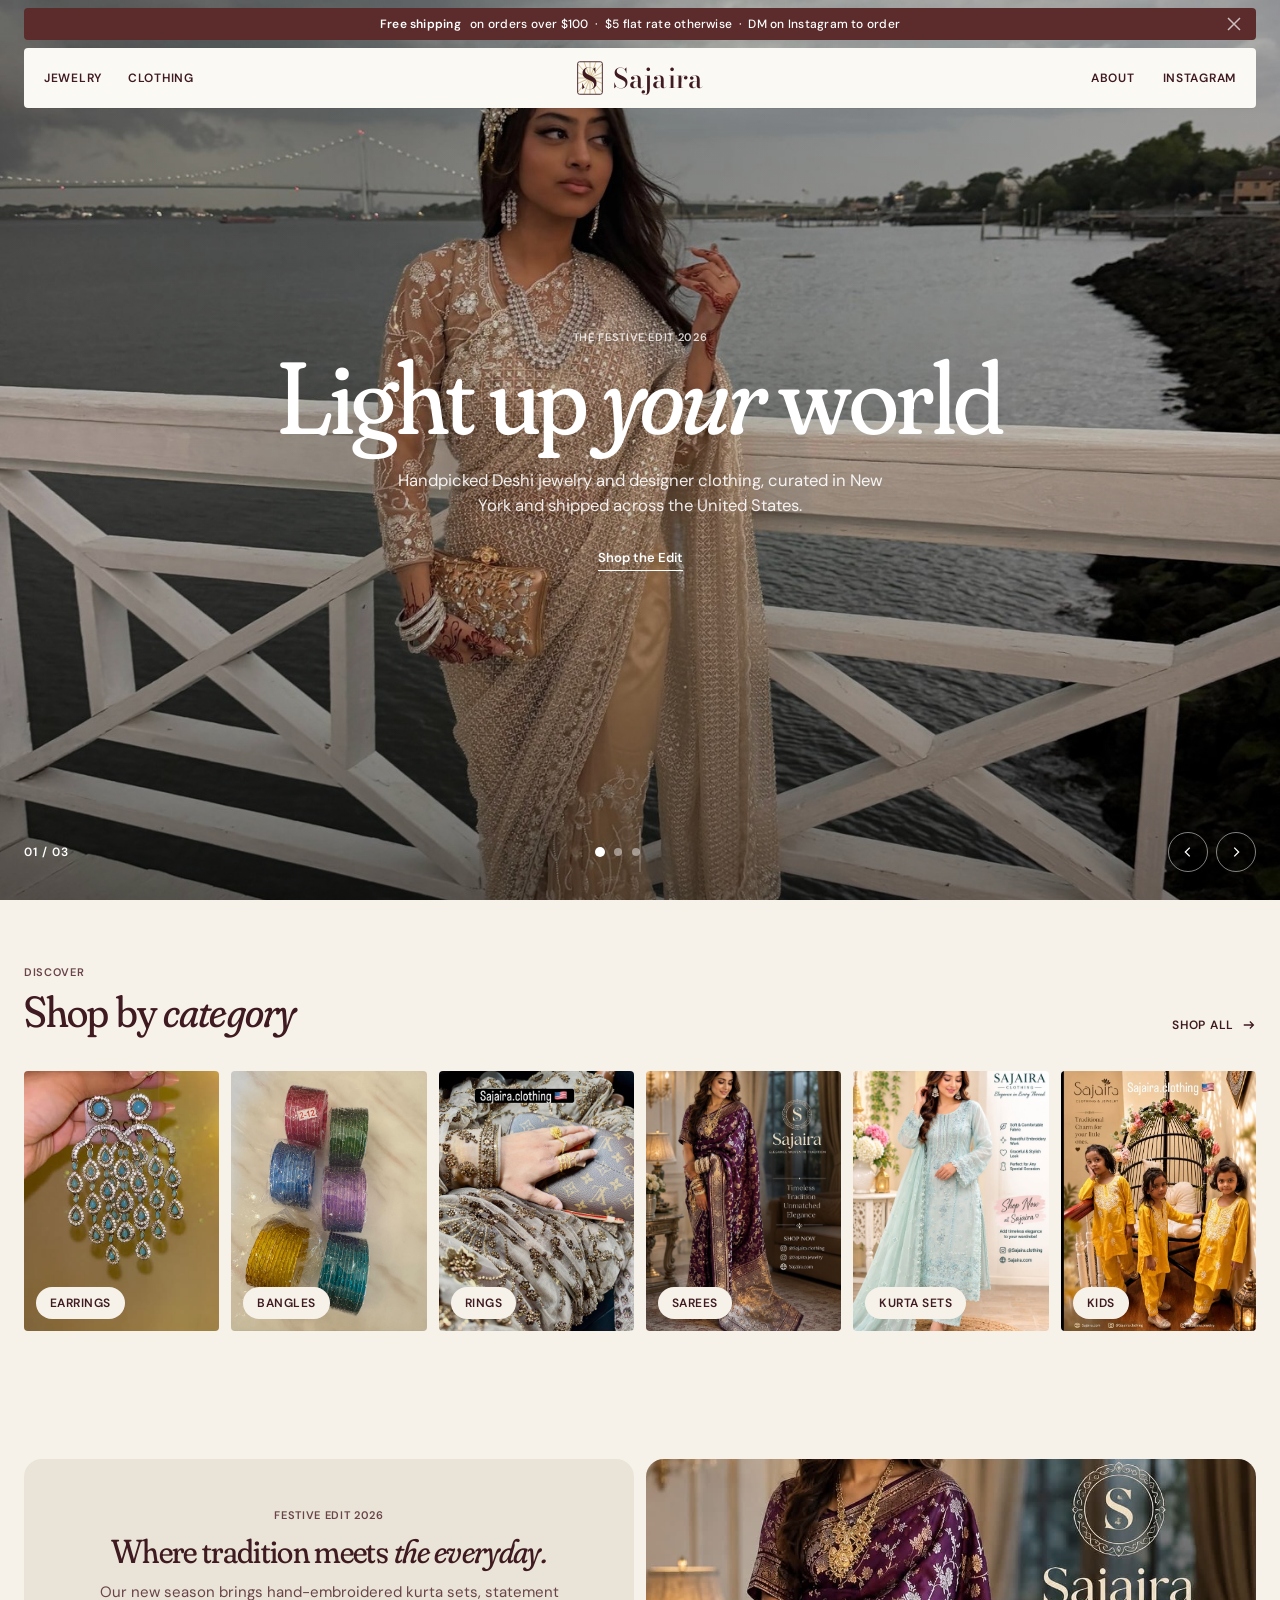
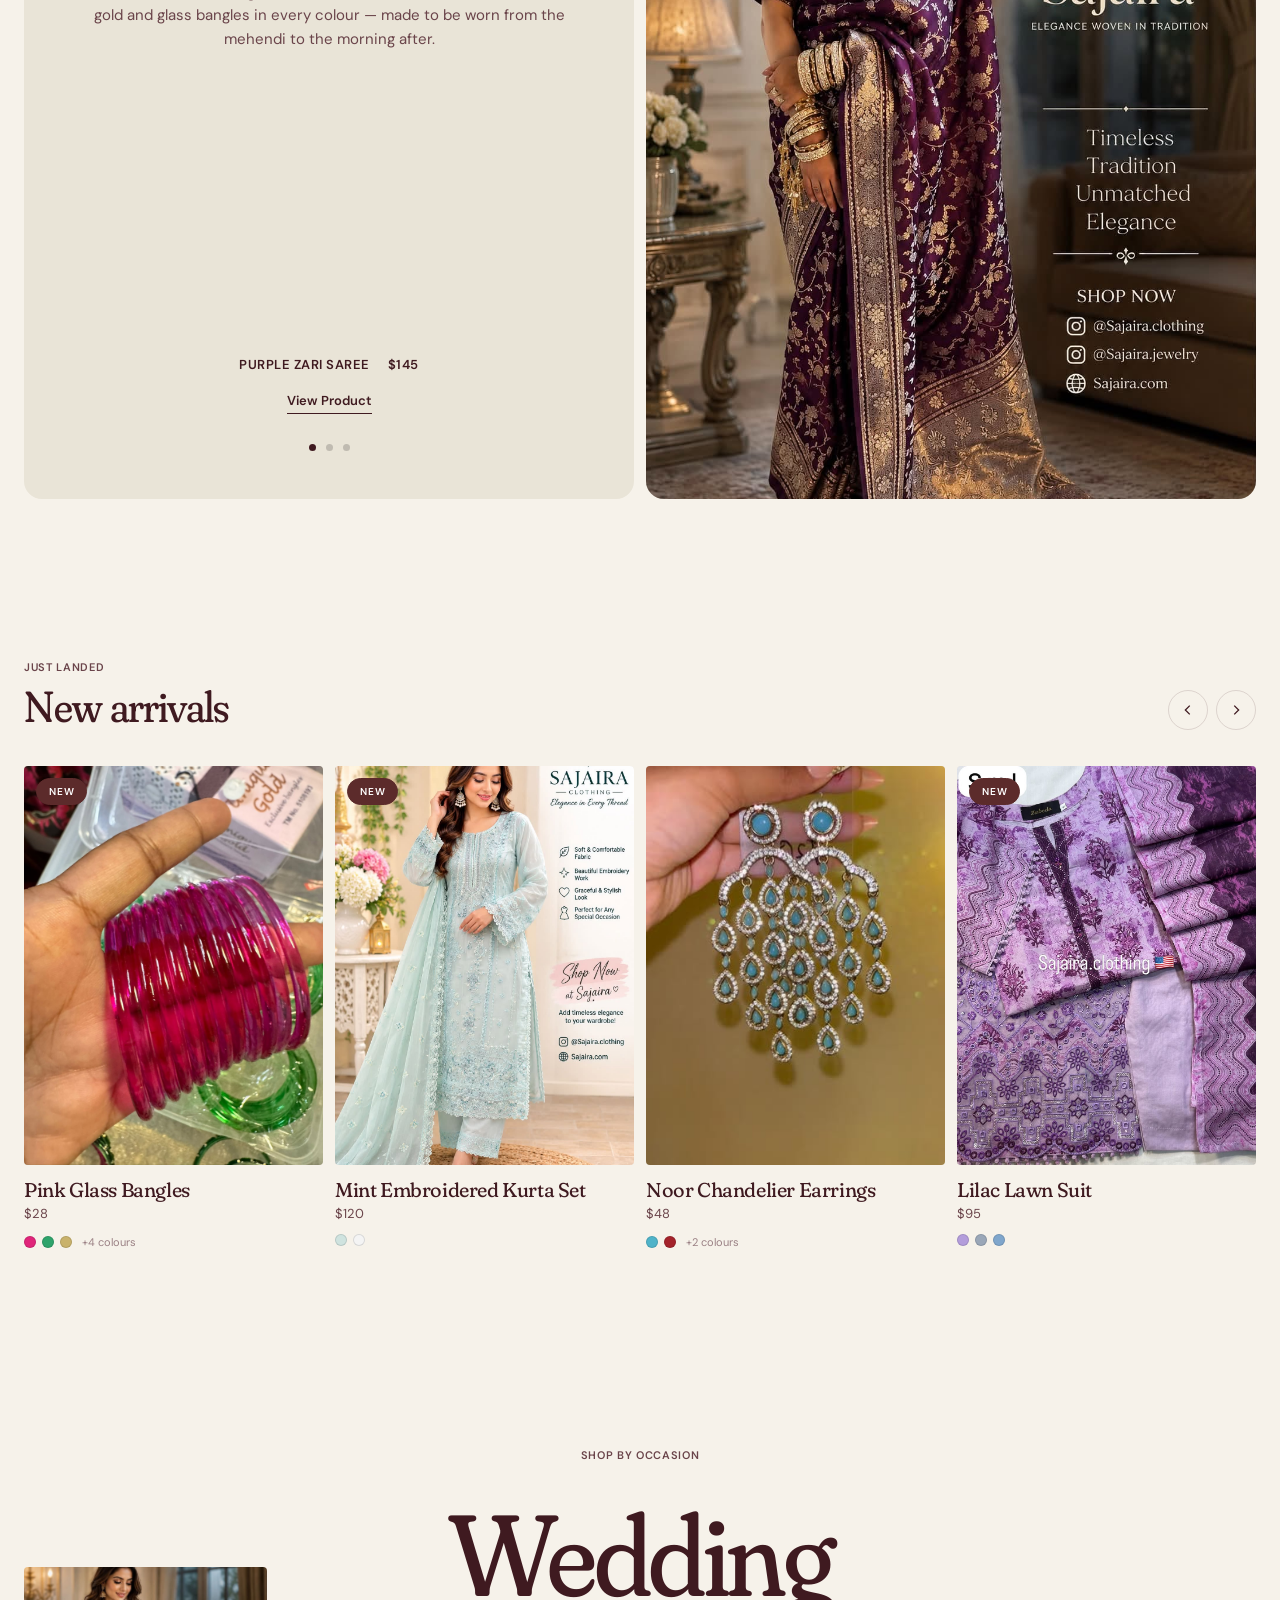
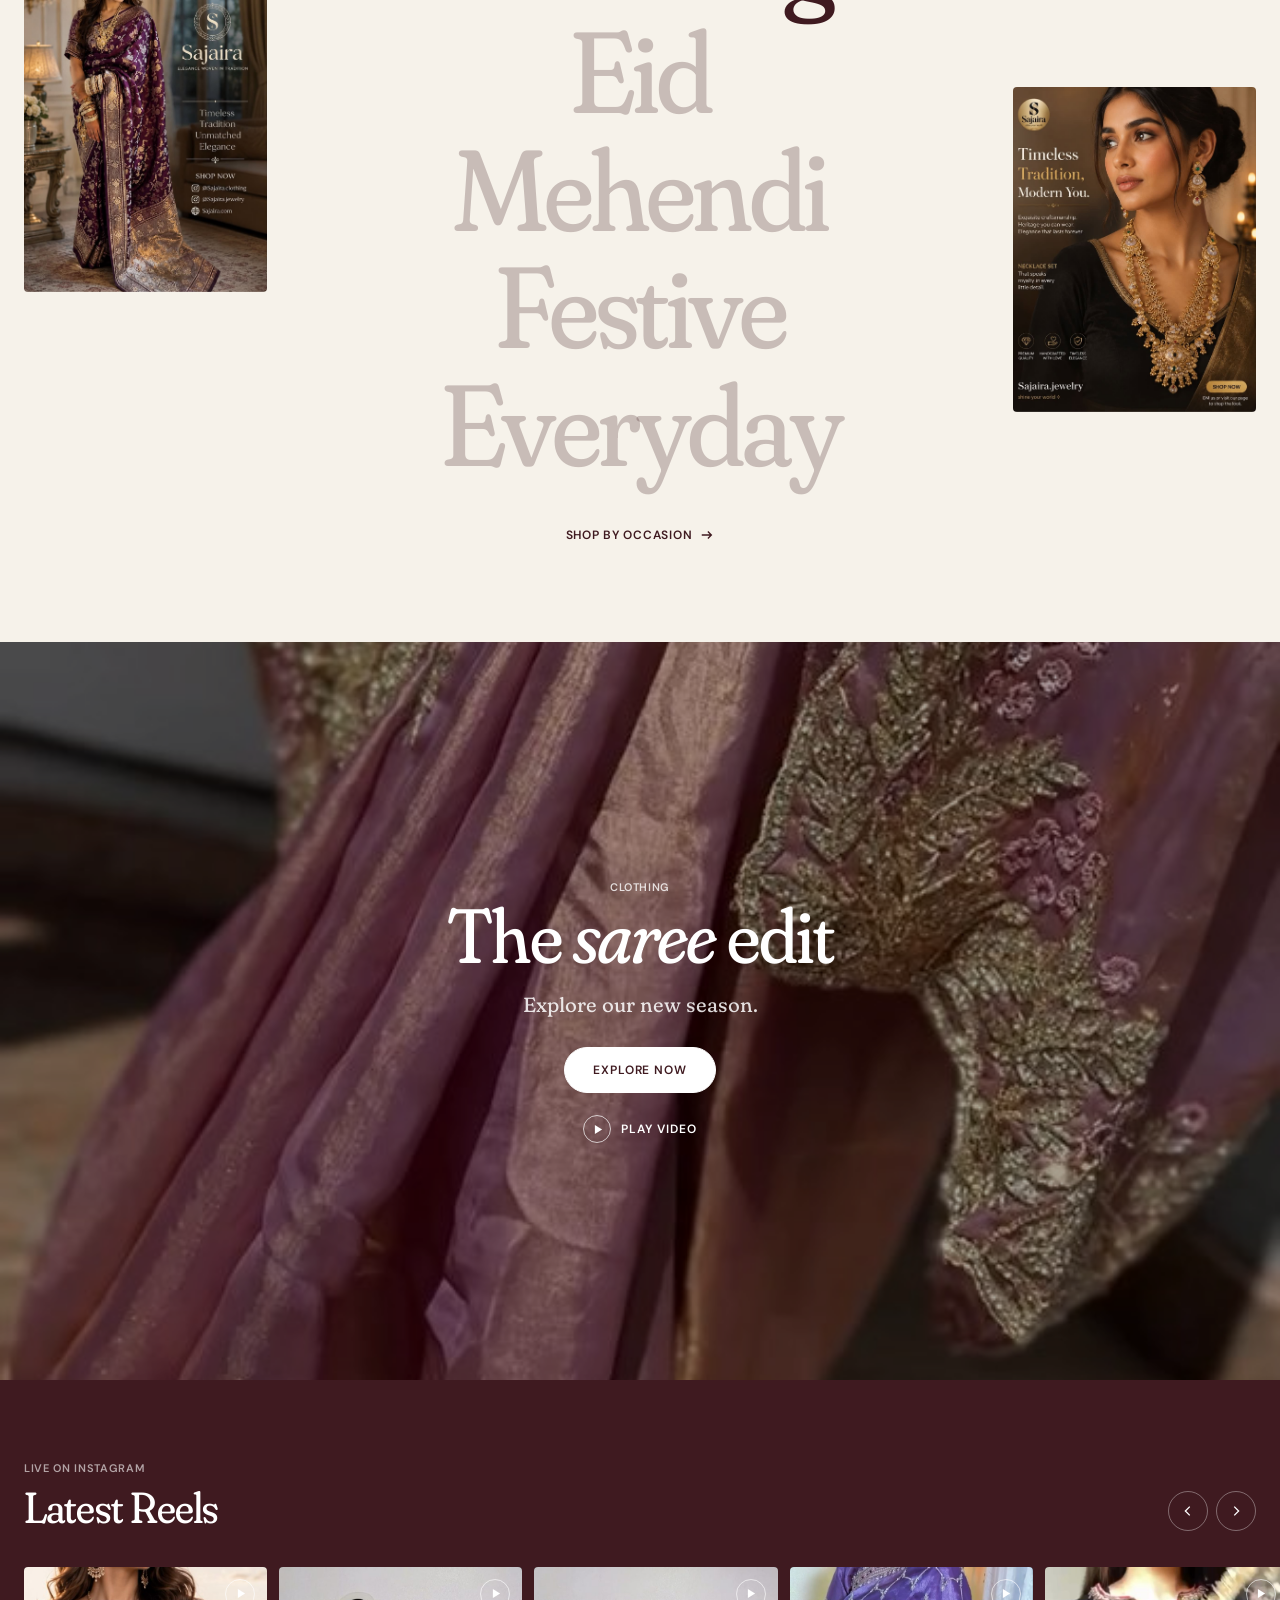
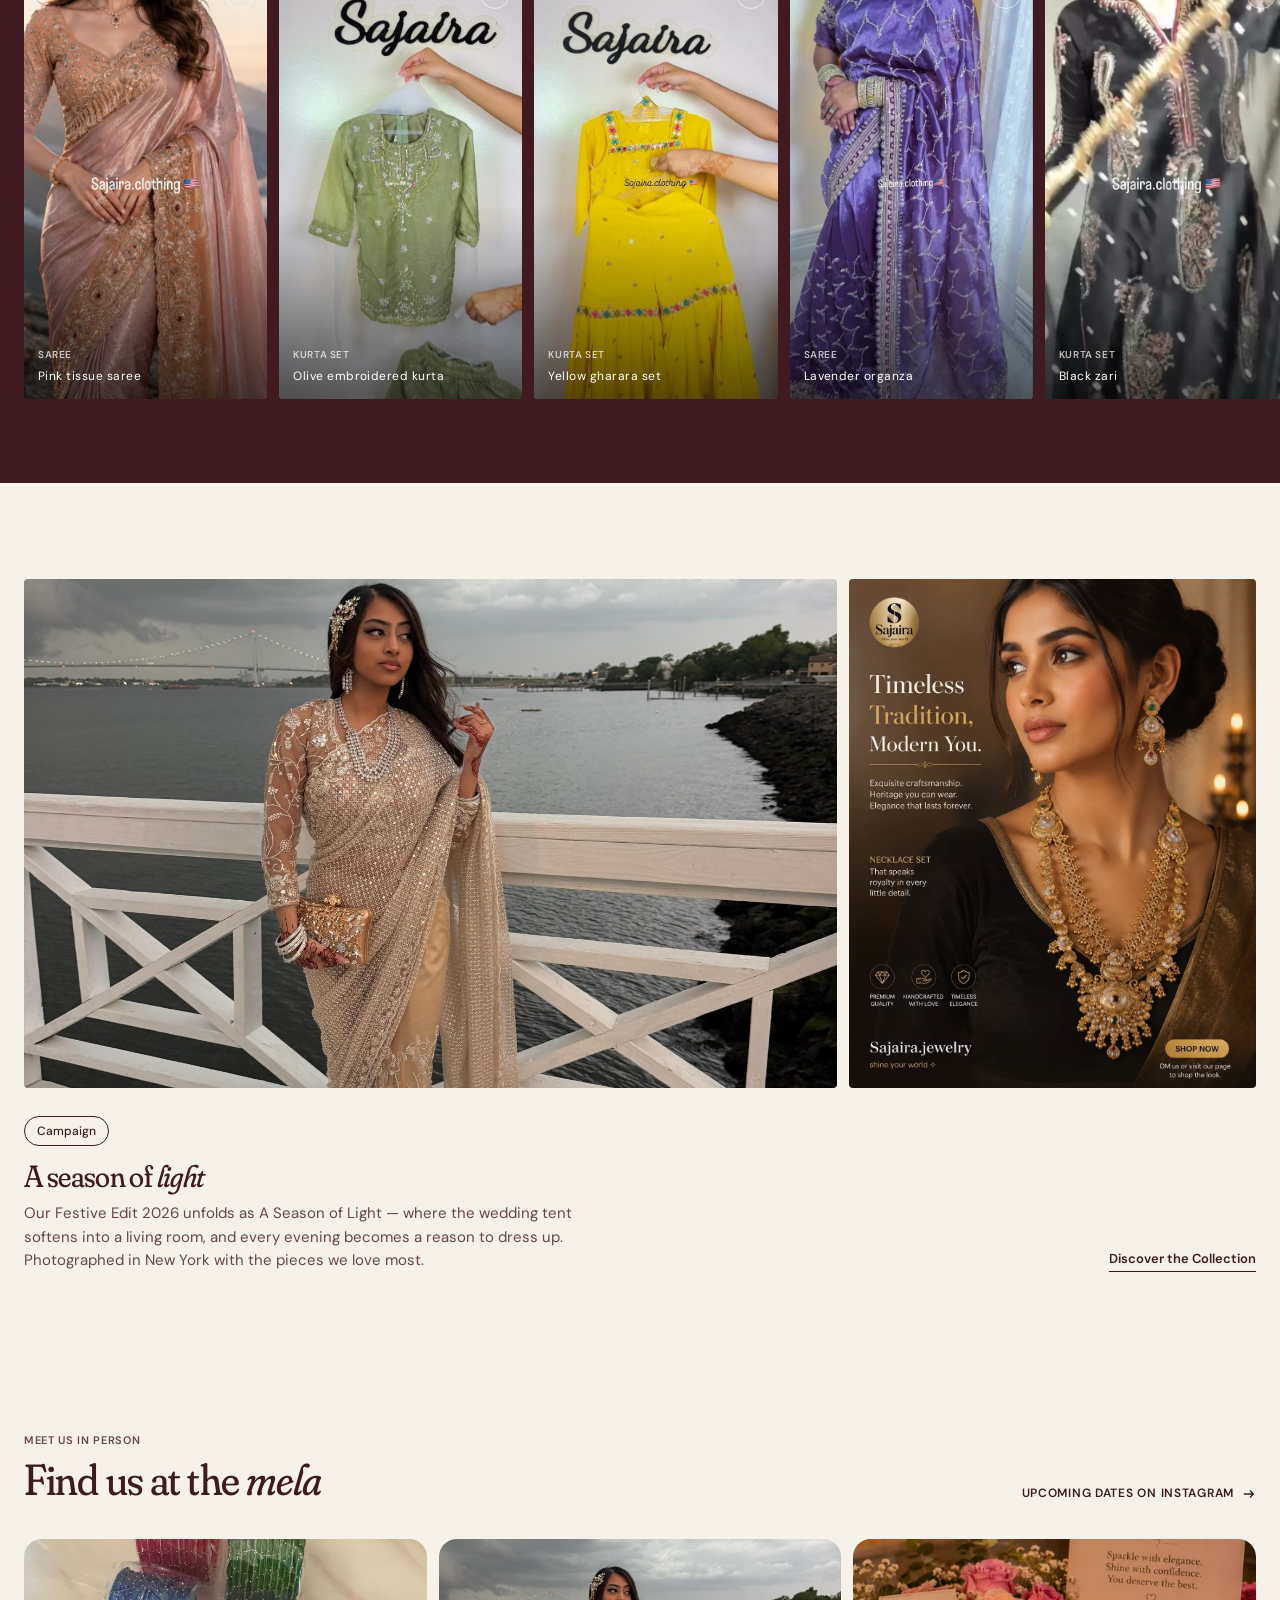
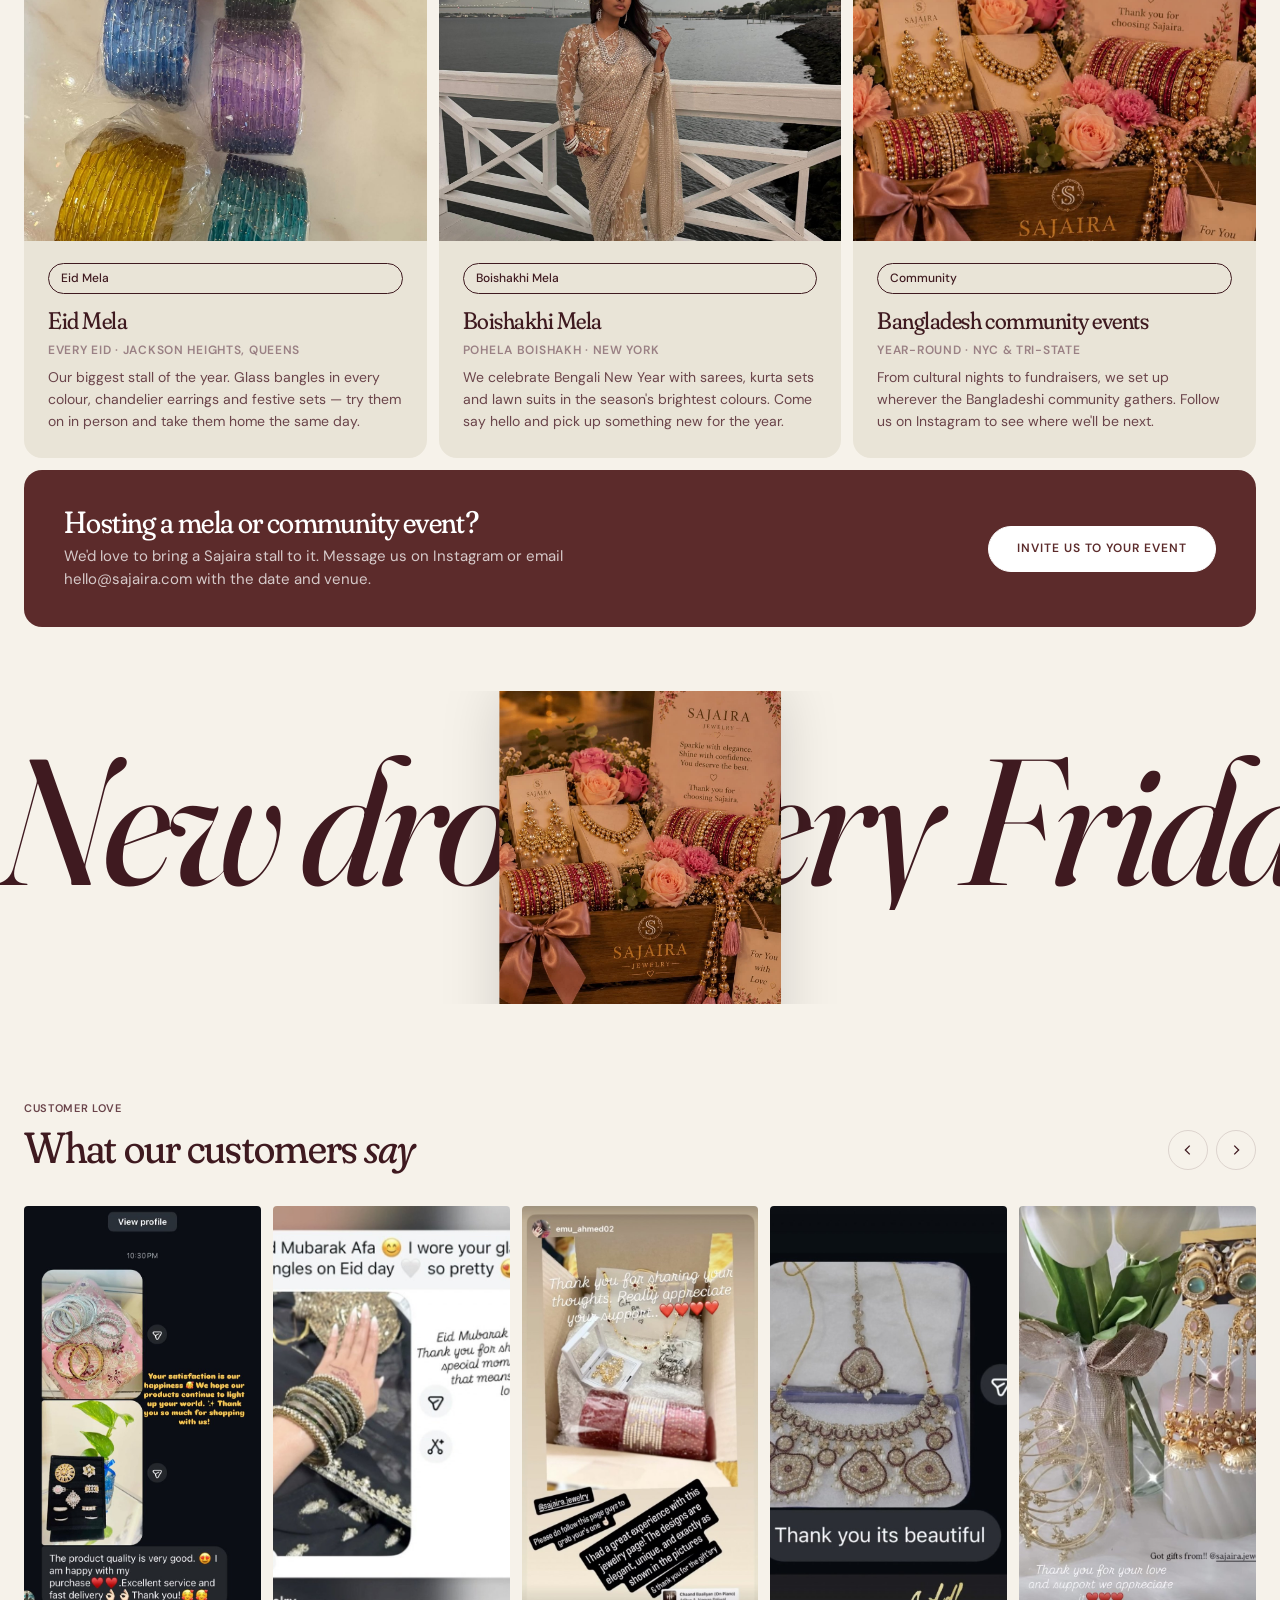
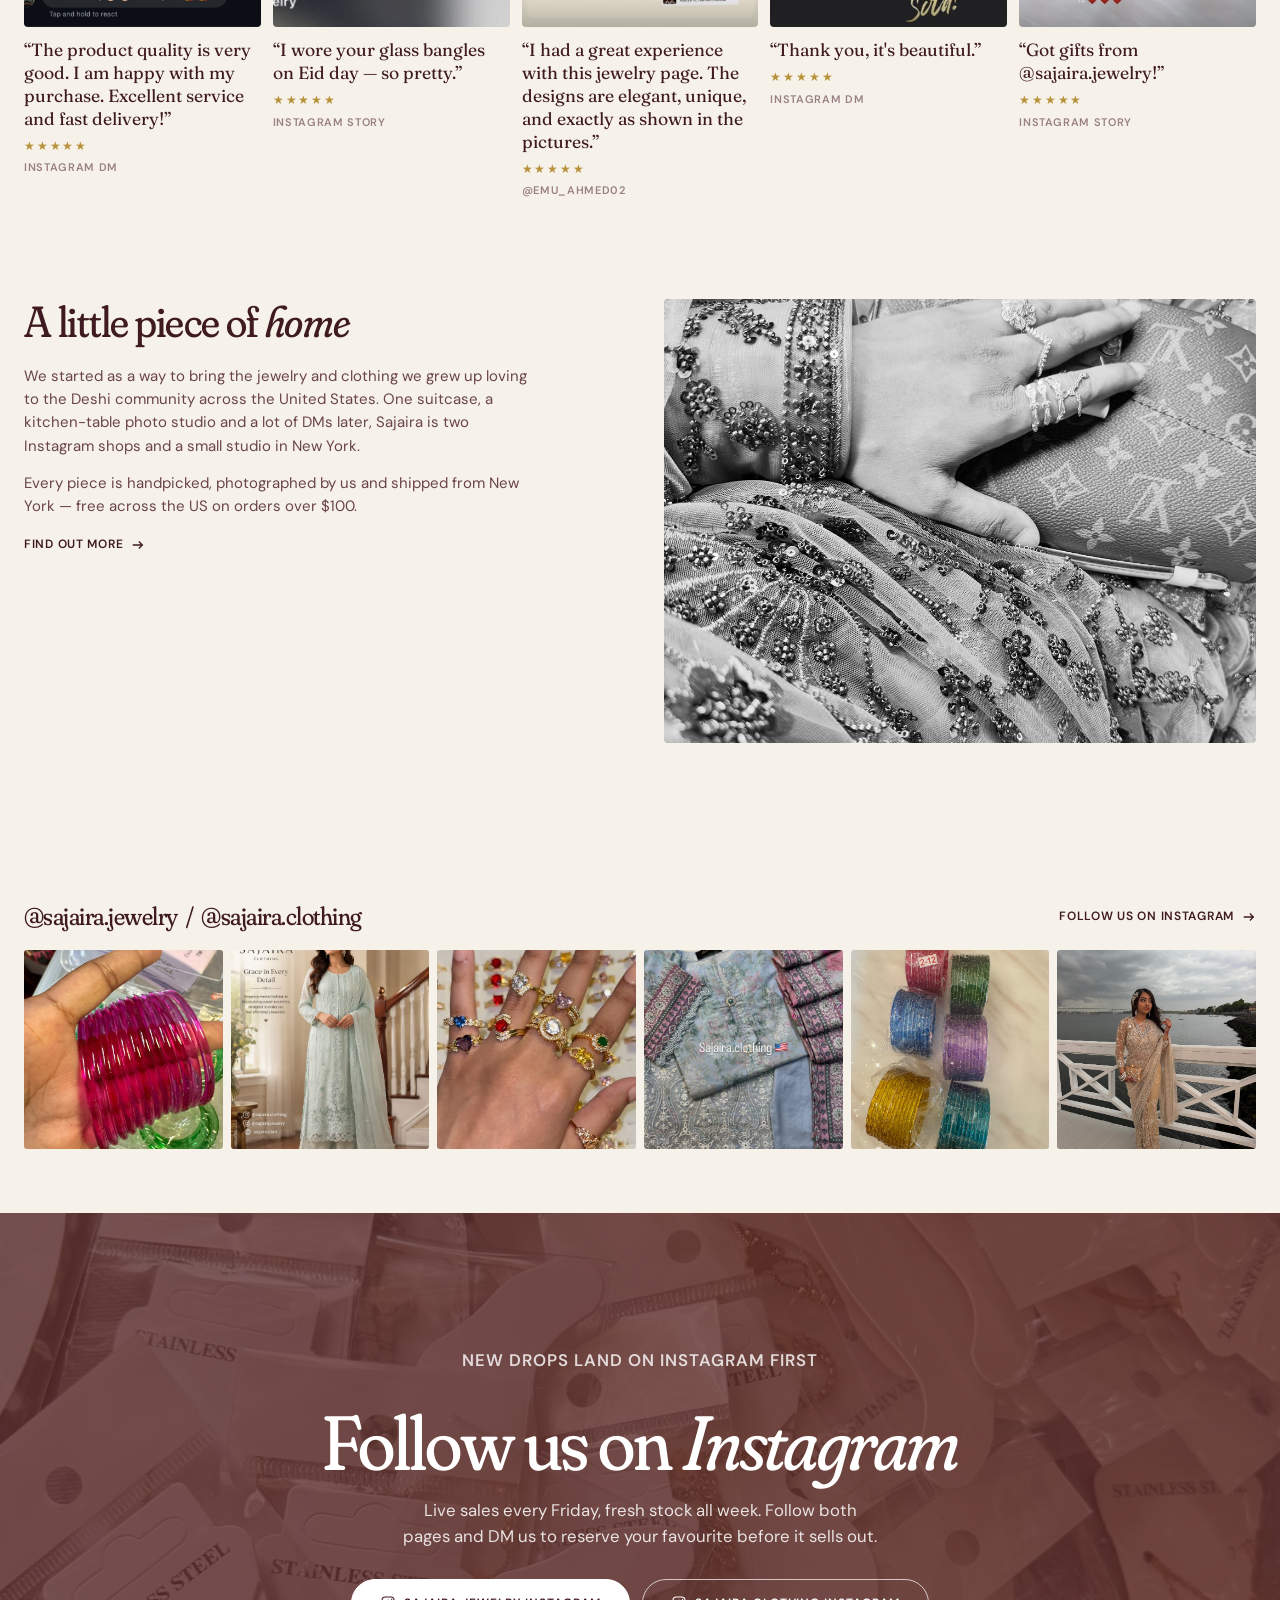
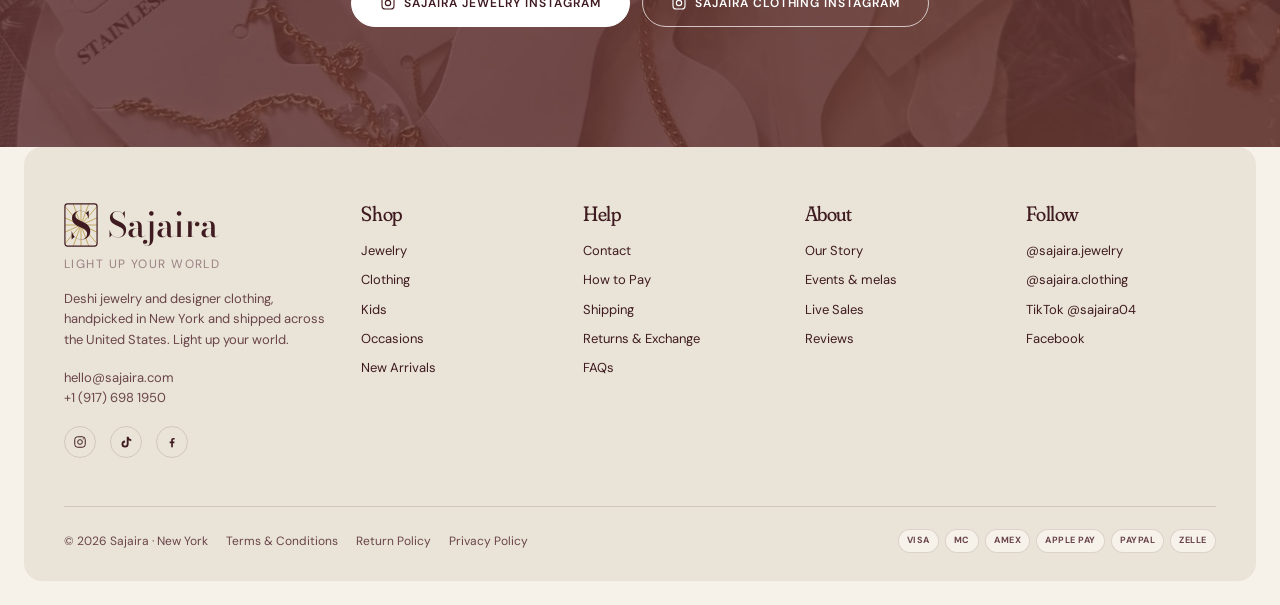
<file: index.html>
<!doctype html>
<html lang="en">
<head>
<meta charset="utf-8">
<meta name="viewport" content="width=device-width, initial-scale=1">
<title>Sajaira — Deshi Jewelry &amp; Designer Clothing, New York</title>
<meta name="description" content="Handpicked Deshi jewelry and designer sarees, kurtas and chikankari sets. Free US shipping over $100.">
<link rel="icon" href="images/brand/favicon.svg" type="image/svg+xml">
<link rel="preconnect" href="https://fonts.googleapis.com">
<link rel="preconnect" href="https://fonts.gstatic.com" crossorigin>
<link href="https://fonts.googleapis.com/css2?family=Fraunces:ital,opsz,wght@0,9..144,400;0,9..144,500;1,9..144,400&family=DM+Sans:wght@400;500;600;700&family=Bodoni+Moda:wght@500;600&display=swap" rel="stylesheet">
<link rel="stylesheet" href="css/style.css?v=1789498711">
</head>
<body>
<div class="preloader" aria-hidden="true"><div class="word"><span>Sajaira</span></div><div class="bar"></div></div>
<header class="site-header">
  <div class="announce"><span class="msg"><strong>Free shipping</strong> on orders over $100<span class="msg-l"> &nbsp;·&nbsp; $5 flat rate otherwise &nbsp;·&nbsp; DM on Instagram to order</span></span><button class="close" aria-label="Dismiss"><svg viewBox="0 0 20 20" fill="none" stroke="currentColor" stroke-width="1.5"><path d="M4 4l12 12M16 4L4 16"/></svg></button></div>
  <div class="nav-card">
    <button class="burger" aria-label="Open menu"><span></span><span></span><span></span></button>
    <nav class="nav-links">
      <a href="jewelry.html">Jewelry</a>
      <a href="clothing.html">Clothing</a>
    </nav>
    <a class="brand" href="index.html"><svg class="mono" viewBox="0 0 40 52" aria-hidden="true"><defs><clipPath id="mc"><rect x="1" y="1" width="38" height="50" rx="3"/></clipPath></defs><g clip-path="url(#mc)" stroke="#b8923a" stroke-width=".9" opacity=".95"><g transform="translate(20 26)"><line x1="0" y1="0" x2="0" y2="-40"/><line x1="0" y1="0" x2="14" y2="-38"/><line x1="0" y1="0" x2="26" y2="-30"/><line x1="0" y1="0" x2="36" y2="-16"/><line x1="0" y1="0" x2="40" y2="0"/><line x1="0" y1="0" x2="36" y2="16"/><line x1="0" y1="0" x2="26" y2="30"/><line x1="0" y1="0" x2="14" y2="38"/><line x1="0" y1="0" x2="0" y2="40"/><line x1="0" y1="0" x2="-14" y2="38"/><line x1="0" y1="0" x2="-26" y2="30"/><line x1="0" y1="0" x2="-36" y2="16"/><line x1="0" y1="0" x2="-40" y2="0"/><line x1="0" y1="0" x2="-36" y2="-16"/><line x1="0" y1="0" x2="-26" y2="-30"/><line x1="0" y1="0" x2="-14" y2="-38"/></g></g><rect x="1" y="1" width="38" height="50" rx="3" fill="none" stroke="currentColor" stroke-width="1.4"/><text x="20" y="43" text-anchor="middle" font-family="Bodoni Moda, Didot, serif" font-weight="600" font-size="44" fill="currentColor">S</text></svg><span>Sajaira</span></a>
    <div class="nav-utils">
      <a class="text" href="about.html">About</a>
      <a class="icon-btn" href="https://www.instagram.com/sajaira.jewelry/" target="_blank" rel="noopener" aria-label="Instagram"><svg viewBox="0 0 24 24" fill="none" stroke="currentColor" stroke-width="1.7"><rect x="3" y="3" width="18" height="18" rx="5"/><circle cx="12" cy="12" r="4"/><circle cx="17.5" cy="6.5" r="1" fill="currentColor" stroke="none"/></svg><span class="text">Instagram</span></a>
    </div>
  </div>
</header>
<div class="drawer" aria-hidden="true">
  <div class="scrim"></div>
  <div class="panel">
    <a class="brand" href="index.html"><svg class="mono" viewBox="0 0 40 52" aria-hidden="true"><defs><clipPath id="mc"><rect x="1" y="1" width="38" height="50" rx="3"/></clipPath></defs><g clip-path="url(#mc)" stroke="#b8923a" stroke-width=".9" opacity=".95"><g transform="translate(20 26)"><line x1="0" y1="0" x2="0" y2="-40"/><line x1="0" y1="0" x2="14" y2="-38"/><line x1="0" y1="0" x2="26" y2="-30"/><line x1="0" y1="0" x2="36" y2="-16"/><line x1="0" y1="0" x2="40" y2="0"/><line x1="0" y1="0" x2="36" y2="16"/><line x1="0" y1="0" x2="26" y2="30"/><line x1="0" y1="0" x2="14" y2="38"/><line x1="0" y1="0" x2="0" y2="40"/><line x1="0" y1="0" x2="-14" y2="38"/><line x1="0" y1="0" x2="-26" y2="30"/><line x1="0" y1="0" x2="-36" y2="16"/><line x1="0" y1="0" x2="-40" y2="0"/><line x1="0" y1="0" x2="-36" y2="-16"/><line x1="0" y1="0" x2="-26" y2="-30"/><line x1="0" y1="0" x2="-14" y2="-38"/></g></g><rect x="1" y="1" width="38" height="50" rx="3" fill="none" stroke="currentColor" stroke-width="1.4"/><text x="20" y="43" text-anchor="middle" font-family="Bodoni Moda, Didot, serif" font-weight="600" font-size="44" fill="currentColor">S</text></svg><span>Sajaira</span></a>
    <button class="close-x" aria-label="Close menu"><svg viewBox="0 0 20 20" fill="none" stroke="currentColor" stroke-width="1.5"><path d="M4 4l12 12M16 4L4 16"/></svg></button>
    <nav>
      <a href="index.html">Home</a>
      <a href="jewelry.html">Jewelry</a>
      <a href="clothing.html">Clothing</a>
      <a href="about.html">About</a>
      <a href="policy.html">Policies</a>
    </nav>
    <div class="small">
      <a href="https://www.instagram.com/sajaira.jewelry/" target="_blank" rel="noopener">@sajaira.jewelry</a>
      <a href="https://www.instagram.com/sajaira.clothing/" target="_blank" rel="noopener">@sajaira.clothing</a>
    </div>
  </div>
</div>
<main>
<section class="hero" aria-label="Featured">
  <div class="slide"><img src="images/brand/saree-pier.jpg" alt="">
    <div class="slide-content"><p class="eyebrow light">The Festive Edit 2026</p><h1>Light up <em>your</em> world</h1><p class="sub">Handpicked Deshi jewelry and designer clothing, curated in New York and shipped across the United States.</p><a class="link-u" href="clothing.html">Shop the Edit</a></div></div>
  <div class="slide"><img src="images/brand/bangles-wrist.jpg" alt="">
    <div class="slide-content"><p class="eyebrow light">Jewelry</p><h1>Grace in <em>every</em> colour</h1><p class="sub">Glass bangles, statement earrings and cocktail rings — the sparkle of home, delivered to your door.</p><a class="link-u" href="jewelry.html">Shop Jewelry</a></div></div>
  <div class="slide"><img src="images/brand/kurta-blue-model.jpg" alt="">
    <div class="slide-content"><p class="eyebrow light">Clothing</p><h1>Timeless tradition, <em>modern</em> you</h1><p class="sub">Embroidered kurta sets, designer sarees and lawn suits in the season's colours.</p><a class="link-u" href="clothing.html">Shop Clothing</a></div></div>
  <div class="hero-ui">
    <span class="hero-count">01 / 03</span>
    <div class="hero-dots"></div>
    <div class="hero-arrows"><button class="arrow-btn hero-prev" aria-label="Previous"><svg viewBox="0 0 16 16" fill="none" stroke="currentColor" stroke-width="1.5"><path d="M10 3L5 8l5 5"/></svg></button><button class="arrow-btn hero-next" aria-label="Next"><svg viewBox="0 0 16 16" fill="none" stroke="currentColor" stroke-width="1.5"><path d="M6 3l5 5-5 5"/></svg></button></div>
  </div>
  <div class="scroll-hint"></div>
</section>

<section class="block tight">
  <div class="section-head reveal">
    <div><p class="eyebrow">Discover</p><h2 class="title-lg">Shop by <em>category</em></h2></div>
    <a class="link-arrow" href="jewelry.html">Shop All <svg viewBox="0 0 16 16" fill="none" stroke="currentColor" stroke-width="1.5"><path d="M2 8h11M9 4l4 4-4 4"/></svg></a>
  </div>
  <div class="cats">
    <a class="cat reveal" href="jewelry.html#earrings"><img src="images/jewelry/01.jpg" alt=""><span>Earrings</span></a>
    <a class="cat reveal" data-delay="1" href="jewelry.html#bangles"><img src="images/brand/bangles-multi.jpg" alt=""><span>Bangles</span></a>
    <a class="cat reveal" data-delay="2" href="jewelry.html#rings"><img src="images/brand/rings-bag.jpg" alt=""><span>Rings</span></a>
    <a class="cat reveal" data-delay="3" href="clothing.html#sarees"><img src="images/brand/saree-purple-poster.jpg" alt=""><span>Sarees</span></a>
    <a class="cat reveal" data-delay="1" href="clothing.html#kurtas"><img src="images/brand/kurta-mint-model.jpg" alt=""><span>Kurta Sets</span></a>
    <a class="cat reveal" data-delay="2" href="clothing.html#kids"><img src="images/posters/kids-yellow.jpg" alt=""><span>Kids</span></a>
  </div>
</section>

<section class="block tight">
  <div class="feature reveal">
    <div class="feature-panel">
      <div class="top">
        <p class="eyebrow">Festive Edit 2026</p>
        <h2>Where tradition meets <em>the everyday.</em></h2>
        <p class="desc">Our new season brings hand-embroidered kurta sets, statement gold and glass bangles in every colour — made to be worn from the mehendi to the morning after.</p>
      </div>
      <div class="bottom">
        <div data-f="0"><p class="product-line"><span>Purple Zari Saree</span><span>$145</span></p><a class="link-u" href="clothing.html#sarees">View Product</a></div>
        <div data-f="1"><p class="product-line"><span>Gold Glass Bangles</span><span>$32</span></p><a class="link-u" href="jewelry.html#bangles">View Product</a></div>
        <div data-f="2"><p class="product-line"><span>Mint Embroidered Set</span><span>$120</span></p><a class="link-u" href="clothing.html#kurtas">View Product</a></div>
        <div class="dots"></div>
      </div>
    </div>
    <div class="feature-media">
      <img src="images/brand/saree-purple-poster.jpg" alt="">
      <img src="images/brand/bangles-wrist.jpg" alt="">
      <img src="images/brand/kurta-mint-model.jpg" alt="">
    </div>
  </div>
</section>

<section class="block" id="arrivals">
  <div class="carousel-wrap">
    <div class="section-head reveal">
      <div><p class="eyebrow">Just landed</p><h2 class="title-lg">New arrivals</h2></div>
      <div class="arrows"><button class="arrow-btn c-prev" aria-label="Previous"><svg viewBox="0 0 16 16" fill="none" stroke="currentColor" stroke-width="1.5"><path d="M10 3L5 8l5 5"/></svg></button><button class="arrow-btn c-next" aria-label="Next"><svg viewBox="0 0 16 16" fill="none" stroke="currentColor" stroke-width="1.5"><path d="M6 3l5 5-5 5"/></svg></button></div>
    </div>
    <div class="carousel">
      <article class="product reveal " data-cat="">
        <a class="product-media" href="https://www.instagram.com/sajaira.jewelry/" target="_blank" rel="noopener">
          <img class="main" src="images/brand/bangles-pink-hand.jpg" alt="Pink Glass Bangles" loading="lazy"><img class="alt" src="images/brand/bangles-pink-pack.jpg" alt="" loading="lazy">
          <span class="pill dark tag">New</span>
          <span class="dm">DM to order</span>
        </a>
        <h3>Pink Glass Bangles</h3>
        <p class="price">$28</p>
        <div class="swatches"><i style="--c:#e0257a"></i><i style="--c:#2ea36b"></i><i style="--c:#c9b26b"></i><span>+4 colours</span></div>
      </article>
      <article class="product reveal " data-cat="">
        <a class="product-media" href="https://www.instagram.com/sajaira.clothing/" target="_blank" rel="noopener">
          <img class="main" src="images/brand/kurta-mint-model.jpg" alt="Mint Embroidered Kurta Set" loading="lazy"><img class="alt" src="images/brand/kurta-white-model.jpg" alt="" loading="lazy">
          <span class="pill dark tag">New</span>
          <span class="dm">DM to order</span>
        </a>
        <h3>Mint Embroidered Kurta Set</h3>
        <p class="price">$120</p>
        <div class="swatches"><i style="--c:#cfe3df"></i><i style="--c:#f4f4f4"></i></div>
      </article>
      <article class="product reveal " data-cat="">
        <a class="product-media" href="https://www.instagram.com/sajaira.jewelry/" target="_blank" rel="noopener">
          <img class="main" src="images/jewelry/01.jpg" alt="Noor Chandelier Earrings" loading="lazy"><img class="alt" src="images/jewelry/02.jpg" alt="" loading="lazy">
          
          <span class="dm">DM to order</span>
        </a>
        <h3>Noor Chandelier Earrings</h3>
        <p class="price">$48</p>
        <div class="swatches"><i style="--c:#4fb3c9"></i><i style="--c:#a4232b"></i><span>+2 colours</span></div>
      </article>
      <article class="product reveal " data-cat="">
        <a class="product-media" href="https://www.instagram.com/sajaira.clothing/" target="_blank" rel="noopener">
          <img class="main" src="images/brand/kurta-purple-flat.jpg" alt="Lilac Lawn Suit" loading="lazy"><img class="alt" src="images/brand/kurta-grey-flat.jpg" alt="" loading="lazy">
          <span class="pill dark tag">New</span>
          <span class="dm">DM to order</span>
        </a>
        <h3>Lilac Lawn Suit</h3>
        <p class="price">$95</p>
        <div class="swatches"><i style="--c:#b39ddb"></i><i style="--c:#9aa7b8"></i><i style="--c:#7fa6cc"></i></div>
      </article>
      <article class="product reveal " data-cat="">
        <a class="product-media" href="https://www.instagram.com/sajaira.jewelry/" target="_blank" rel="noopener">
          <img class="main" src="images/brand/bangles-wrist.jpg" alt="Gold Glass Bangles" loading="lazy"><img class="alt" src="images/jewelry/10.jpg" alt="" loading="lazy">
          
          <span class="dm">DM to order</span>
        </a>
        <h3>Gold Glass Bangles</h3>
        <p class="price">$32</p>
        <div class="swatches"><i style="--c:#c9b26b"></i><i style="--c:#b8923a"></i></div>
      </article>
      <article class="product reveal " data-cat="">
        <a class="product-media" href="https://www.instagram.com/sajaira.clothing/" target="_blank" rel="noopener">
          <img class="main" src="images/brand/kurta-black-model.jpg" alt="Black Zari Kurta Set" loading="lazy"><img class="alt" src="images/posters/kurta-black-embroidered.jpg" alt="" loading="lazy">
          <span class="pill dark tag">New</span>
          <span class="dm">DM to order</span>
        </a>
        <h3>Black Zari Kurta Set</h3>
        <p class="price">$135</p>
        <div class="swatches"><i style="--c:#1c1b1a"></i></div>
      </article>
      <article class="product reveal " data-cat="">
        <a class="product-media" href="https://www.instagram.com/sajaira.jewelry/" target="_blank" rel="noopener">
          <img class="main" src="images/brand/rings-bag.jpg" alt="Meera Cocktail Rings" loading="lazy"><img class="alt" src="images/jewelry/06.jpg" alt="" loading="lazy">
          
          <span class="dm">DM to order</span>
        </a>
        <h3>Meera Cocktail Rings</h3>
        <p class="price">$28</p>
        <div class="swatches"><i style="--c:#e8e8e8"></i><i style="--c:#b8923a"></i></div>
      </article>
      <article class="product reveal " data-cat="">
        <a class="product-media" href="https://www.instagram.com/sajaira.clothing/" target="_blank" rel="noopener">
          <img class="main" src="images/brand/saree-purple-poster.jpg" alt="Purple Zari Saree" loading="lazy"><img class="alt" src="images/posters/saree-purple-model.jpg" alt="" loading="lazy">
          
          <span class="dm">DM to order</span>
        </a>
        <h3>Purple Zari Saree</h3>
        <p class="price">$145</p>
        <div class="swatches"><i style="--c:#5b2a7a"></i><i style="--c:#d0a24a"></i></div>
      </article>
    </div>
  </div>
</section>

<section class="occasions" id="occasions">
  <p class="eyebrow reveal">Shop by occasion</p>
  <div class="occ-stage reveal">
    <figure class="occ-img left"></figure>
    <ul class="occ-list">
      <li data-left="images/brand/saree-purple-poster.jpg" data-right="images/brand/jewelry-poster-necklace.jpg"><a href="clothing.html#sarees">Wedding</a></li>
      <li data-left="images/brand/kurta-white-model.jpg" data-right="images/brand/bangles-wrist.jpg"><a href="clothing.html#kurtas">Eid</a></li>
      <li data-left="images/brand/bangles-pink-hand.jpg" data-right="images/brand/kurta-floral-flat.jpg"><a href="jewelry.html#bangles">Mehendi</a></li>
      <li data-left="images/brand/kurta-black-model.jpg" data-right="images/brand/earrings-poster.jpg"><a href="clothing.html">Festive</a></li>
      <li data-left="images/brand/kurta-blue-flat.jpg" data-right="images/brand/rings-bag.jpg"><a href="clothing.html#lawn">Everyday</a></li>
    </ul>
    <figure class="occ-img right"></figure>
  </div>
  <a class="link-arrow reveal" href="clothing.html">Shop by occasion <svg viewBox="0 0 16 16" fill="none" stroke="currentColor" stroke-width="1.5"><path d="M2 8h11M9 4l4 4-4 4"/></svg></a>
</section>

<section class="video-hero">
  <video autoplay muted loop playsinline poster="images/posters/fabric-embroidered.jpg"><source src="video/brand/fabric-embroidered.mp4" type="video/mp4"></video>
  <div class="overlay">
    <p class="eyebrow light reveal">Clothing</p>
    <h2 class="reveal" data-delay="1">The <em>saree</em> edit</h2>
    <p class="lede reveal" data-delay="2">Explore our new season.</p>
    <a class="btn btn-light reveal" data-delay="3" href="clothing.html#sarees">Explore Now</a>
    <button class="play reveal" data-delay="3" data-play="video/brand/saree-pink-model.mp4" data-portrait><i><svg viewBox="0 0 10 10"><path d="M1 0l8 5-8 5z"/></svg></i>Play video</button>
  </div>
</section>

<section class="reels-sec" id="reels">
  <div class="carousel-wrap">
    <div class="section-head reveal">
      <div><p class="eyebrow">Live on Instagram</p><h2 class="title-lg">Latest Reels</h2></div>
      <div class="arrows"><button class="arrow-btn c-prev" aria-label="Previous"><svg viewBox="0 0 16 16" fill="none" stroke="currentColor" stroke-width="1.5"><path d="M10 3L5 8l5 5"/></svg></button><button class="arrow-btn c-next" aria-label="Next"><svg viewBox="0 0 16 16" fill="none" stroke="currentColor" stroke-width="1.5"><path d="M6 3l5 5-5 5"/></svg></button></div>
    </div>
    <div class="reels carousel">
      <div class="reel reveal" data-play="video/brand/saree-pink-model.mp4" data-portrait>
        <img src="images/posters/saree-pink-model.jpg" alt="" loading="lazy"><video muted loop playsinline preload="none" poster="images/posters/saree-pink-model.jpg"><source src="video/brand/saree-pink-model.mp4" type="video/mp4"></video>
        <span class="pl"><svg viewBox="0 0 10 10"><path d="M1 0l8 5-8 5z"/></svg></span>
        <div class="cap"><small>Saree</small>Pink tissue saree</div>
      </div>
      <div class="reel reveal" data-play="video/brand/kurta-green.mp4" data-portrait>
        <img src="images/posters/kurta-green.jpg" alt="" loading="lazy"><video muted loop playsinline preload="none" poster="images/posters/kurta-green.jpg"><source src="video/brand/kurta-green.mp4" type="video/mp4"></video>
        <span class="pl"><svg viewBox="0 0 10 10"><path d="M1 0l8 5-8 5z"/></svg></span>
        <div class="cap"><small>Kurta set</small>Olive embroidered kurta</div>
      </div>
      <div class="reel reveal" data-play="video/brand/kurta-yellow.mp4" data-portrait>
        <img src="images/posters/kurta-yellow.jpg" alt="" loading="lazy"><video muted loop playsinline preload="none" poster="images/posters/kurta-yellow.jpg"><source src="video/brand/kurta-yellow.mp4" type="video/mp4"></video>
        <span class="pl"><svg viewBox="0 0 10 10"><path d="M1 0l8 5-8 5z"/></svg></span>
        <div class="cap"><small>Kurta set</small>Yellow gharara set</div>
      </div>
      <div class="reel reveal" data-play="video/brand/saree-lavender-model.mp4" data-portrait>
        <img src="images/posters/saree-lavender-model.jpg" alt="" loading="lazy"><video muted loop playsinline preload="none" poster="images/posters/saree-lavender-model.jpg"><source src="video/brand/saree-lavender-model.mp4" type="video/mp4"></video>
        <span class="pl"><svg viewBox="0 0 10 10"><path d="M1 0l8 5-8 5z"/></svg></span>
        <div class="cap"><small>Saree</small>Lavender organza</div>
      </div>
      <div class="reel reveal" data-play="video/brand/kurta-black-embroidered.mp4" data-portrait>
        <img src="images/posters/kurta-black-embroidered.jpg" alt="" loading="lazy"><video muted loop playsinline preload="none" poster="images/posters/kurta-black-embroidered.jpg"><source src="video/brand/kurta-black-embroidered.mp4" type="video/mp4"></video>
        <span class="pl"><svg viewBox="0 0 10 10"><path d="M1 0l8 5-8 5z"/></svg></span>
        <div class="cap"><small>Kurta set</small>Black zari</div>
      </div>
      <div class="reel reveal" data-play="video/brand/kids-yellow.mp4" data-portrait>
        <img src="images/posters/kids-yellow.jpg" alt="" loading="lazy"><video muted loop playsinline preload="none" poster="images/posters/kids-yellow.jpg"><source src="video/brand/kids-yellow.mp4" type="video/mp4"></video>
        <span class="pl"><svg viewBox="0 0 10 10"><path d="M1 0l8 5-8 5z"/></svg></span>
        <div class="cap"><small>Kids</small>Little charm</div>
      </div>
      <div class="reel reveal" data-play="video/brand/saree-purple-model.mp4" data-portrait>
        <img src="images/posters/saree-purple-model.jpg" alt="" loading="lazy"><video muted loop playsinline preload="none" poster="images/posters/saree-purple-model.jpg"><source src="video/brand/saree-purple-model.mp4" type="video/mp4"></video>
        <span class="pl"><svg viewBox="0 0 10 10"><path d="M1 0l8 5-8 5z"/></svg></span>
        <div class="cap"><small>Saree</small>Purple zari</div>
      </div>
      <div class="reel reveal" data-play="video/brand/parcels.mp4" data-portrait>
        <img src="images/posters/parcels.jpg" alt="" loading="lazy"><video muted loop playsinline preload="none" poster="images/posters/parcels.jpg"><source src="video/brand/parcels.mp4" type="video/mp4"></video>
        <span class="pl"><svg viewBox="0 0 10 10"><path d="M1 0l8 5-8 5z"/></svg></span>
        <div class="cap"><small>Live sale</small>Friday parcels</div>
      </div>
    </div>
  </div>
</section>

<section class="block">
  <div class="campaign-media reveal">
    <figure><img src="images/brand/saree-pier.jpg" alt="" loading="lazy"></figure>
    <figure><img src="images/brand/jewelry-poster-necklace.jpg" alt="" loading="lazy"></figure>
  </div>
  <div class="campaign-text reveal">
    <div>
      <span class="pill">Campaign</span>
      <h2>A season of <em>light</em></h2>
      <p>Our Festive Edit 2026 unfolds as A Season of Light — where the wedding tent softens into a living room, and every evening becomes a reason to dress up. Photographed in New York with the pieces we love most.</p>
    </div>
    <a class="link-u" href="clothing.html">Discover the Collection</a>
  </div>
</section>

<section class="block tight" id="events">
  <div class="section-head reveal">
    <div><p class="eyebrow">Meet us in person</p><h2 class="title-lg">Find us at the <em>mela</em></h2></div>
    <a class="link-arrow" href="https://www.instagram.com/sajaira.jewelry/" target="_blank" rel="noopener">Upcoming dates on Instagram <svg viewBox="0 0 16 16" fill="none" stroke="currentColor" stroke-width="1.5"><path d="M2 8h11M9 4l4 4-4 4"/></svg></a>
  </div>
  <div class="events">
    <article class="event reveal">
      <figure><img src="images/brand/bangles-multi.jpg" alt="" loading="lazy"></figure>
      <div class="body">
        <span class="pill">Eid Mela</span>
        <h3>Eid Mela</h3>
        <span class="meta">Every Eid &middot; Jackson Heights, Queens</span>
        <p>Our biggest stall of the year. Glass bangles in every colour, chandelier earrings and festive sets — try them on in person and take them home the same day.</p>
      </div>
    </article>
    <article class="event reveal" data-delay="1">
      <figure><img src="images/brand/saree-pier.jpg" alt="" loading="lazy"></figure>
      <div class="body">
        <span class="pill">Boishakhi Mela</span>
        <h3>Boishakhi Mela</h3>
        <span class="meta">Pohela Boishakh &middot; New York</span>
        <p>We celebrate Bengali New Year with sarees, kurta sets and lawn suits in the season's brightest colours. Come say hello and pick up something new for the year.</p>
      </div>
    </article>
    <article class="event reveal" data-delay="2">
      <figure><img src="images/brand/gift-box.jpg" alt="" loading="lazy"></figure>
      <div class="body">
        <span class="pill">Community</span>
        <h3>Bangladesh community events</h3>
        <span class="meta">Year-round &middot; NYC &amp; tri-state</span>
        <p>From cultural nights to fundraisers, we set up wherever the Bangladeshi community gathers. Follow us on Instagram to see where we'll be next.</p>
      </div>
    </article>
  </div>
  <div class="event-cta reveal">
    <div><h3>Hosting a mela or community event?</h3><p>We'd love to bring a Sajaira stall to it. Message us on Instagram or email hello@sajaira.com with the date and venue.</p></div>
    <a class="btn" href="mailto:hello@sajaira.com?subject=Sajaira%20stall%20at%20our%20event">Invite us to your event</a>
  </div>
</section>

<section class="marquee-sec">
  <div class="marquee"><div class="marquee-track"><span>New drop every Friday —</span><span>New drop every Friday —</span><span>New drop every Friday —</span><span>New drop every Friday —</span></div></div>
  <figure class="marquee-product"><img src="images/brand/gift-box.jpg" alt="Sajaira gift box"></figure>
  <div class="marquee-caption reveal"><a class="link-u" href="https://www.instagram.com/sajaira.jewelry/" target="_blank" rel="noopener">Join the live sale</a></div>
</section>

<section class="block" id="reviews">
  <div class="carousel-wrap">
    <div class="section-head reveal">
      <div><p class="eyebrow">Customer love</p><h2 class="title-lg">What our customers <em>say</em></h2></div>
      <div class="arrows"><button class="arrow-btn c-prev" aria-label="Previous"><svg viewBox="0 0 16 16" fill="none" stroke="currentColor" stroke-width="1.5"><path d="M10 3L5 8l5 5"/></svg></button><button class="arrow-btn c-next" aria-label="Next"><svg viewBox="0 0 16 16" fill="none" stroke="currentColor" stroke-width="1.5"><path d="M6 3l5 5-5 5"/></svg></button></div>
    </div>
    <div class="carousel reviews">
      <a class="review reveal" href="https://www.instagram.com/sajaira.jewelry/" target="_blank" rel="noopener">
        <figure><img src="images/reviews/quality.jpg" alt="Customer review" loading="lazy"></figure>
        <p>&ldquo;The product quality is very good. I am happy with my purchase. Excellent service and fast delivery!&rdquo;</p>
        <div class="stars">★★★★★</div>
        <small>Instagram DM</small>
      </a>
      <a class="review reveal" href="https://www.instagram.com/sajaira.jewelry/" target="_blank" rel="noopener">
        <figure><img src="images/reviews/eid-bangles.jpg" alt="Customer review" loading="lazy"></figure>
        <p>&ldquo;I wore your glass bangles on Eid day — so pretty.&rdquo;</p>
        <div class="stars">★★★★★</div>
        <small>Instagram story</small>
      </a>
      <a class="review reveal" href="https://www.instagram.com/sajaira.jewelry/" target="_blank" rel="noopener">
        <figure><img src="images/reviews/unboxing.jpg" alt="Customer review" loading="lazy"></figure>
        <p>&ldquo;I had a great experience with this jewelry page. The designs are elegant, unique, and exactly as shown in the pictures.&rdquo;</p>
        <div class="stars">★★★★★</div>
        <small>@emu_ahmed02</small>
      </a>
      <a class="review reveal" href="https://www.instagram.com/sajaira.jewelry/" target="_blank" rel="noopener">
        <figure><img src="images/reviews/necklace-set.jpg" alt="Customer review" loading="lazy"></figure>
        <p>&ldquo;Thank you, it's beautiful.&rdquo;</p>
        <div class="stars">★★★★★</div>
        <small>Instagram DM</small>
      </a>
      <a class="review reveal" href="https://www.instagram.com/sajaira.jewelry/" target="_blank" rel="noopener">
        <figure><img src="images/reviews/gifts.jpg" alt="Customer review" loading="lazy"></figure>
        <p>&ldquo;Got gifts from @sajaira.jewelry!&rdquo;</p>
        <div class="stars">★★★★★</div>
        <small>Instagram story</small>
      </a>
      <a class="review reveal" href="https://www.instagram.com/sajaira.jewelry/" target="_blank" rel="noopener">
        <figure><img src="images/reviews/order-box.jpg" alt="Customer review" loading="lazy"></figure>
        <p>&ldquo;Guys, follow my sister-in-law's small business @sajaira.jewelry.&rdquo;</p>
        <div class="stars">★★★★★</div>
        <small>Instagram story</small>
      </a>
      <a class="review reveal" href="https://www.instagram.com/sajaira.jewelry/" target="_blank" rel="noopener">
        <figure><img src="images/reviews/necklace-sold.jpg" alt="Customer review" loading="lazy"></figure>
        <p>&ldquo;Please support my sister's small business — your support means a lot.&rdquo;</p>
        <div class="stars">★★★★★</div>
        <small>@__ekram00__</small>
      </a>
      <a class="review reveal" href="https://www.instagram.com/sajaira.jewelry/" target="_blank" rel="noopener">
        <figure><img src="images/reviews/dupatta.jpg" alt="Customer review" loading="lazy"></figure>
        <p>&ldquo;Thank you for sharing ❤️&rdquo;</p>
        <div class="stars">★★★★★</div>
        <small>@l0ve.leena</small>
      </a>
    </div>
  </div>
</section>

<section class="block" style="padding-top:0">
  <div class="story">
    <div class="reveal">
      <h2>A little piece of <em>home</em></h2>
      <p>We started as a way to bring the jewelry and clothing we grew up loving to the Deshi community across the United States. One suitcase, a kitchen-table photo studio and a lot of DMs later, Sajaira is two Instagram shops and a small studio in New York.</p>
      <p>Every piece is handpicked, photographed by us and shipped from New York — free across the US on orders over $100.</p>
      <a class="link-arrow" href="about.html">Find out more <svg viewBox="0 0 16 16" fill="none" stroke="currentColor" stroke-width="1.5"><path d="M2 8h11M9 4l4 4-4 4"/></svg></a>
    </div>
    <figure class="reveal" data-delay="1"><img src="images/brand/rings-bag.jpg" alt="" loading="lazy"></figure>
  </div>
</section>

<section class="block tight">
  <div class="ig-head reveal">
    <h2>@sajaira.jewelry &nbsp;/&nbsp; @sajaira.clothing</h2>
    <a class="link-arrow" href="https://www.instagram.com/sajaira.jewelry/" target="_blank" rel="noopener">Follow us on Instagram <svg viewBox="0 0 16 16" fill="none" stroke="currentColor" stroke-width="1.5"><path d="M2 8h11M9 4l4 4-4 4"/></svg></a>
  </div>
  <div class="ig-grid">
    <a class="reveal" href="https://www.instagram.com/sajaira.jewelry/" target="_blank" rel="noopener"><img src="images/brand/bangles-pink-hand.jpg" alt="" loading="lazy"><svg viewBox="0 0 24 24" fill="none" stroke="currentColor" stroke-width="1.7"><rect x="3" y="3" width="18" height="18" rx="5"/><circle cx="12" cy="12" r="4"/><circle cx="17.5" cy="6.5" r="1" fill="currentColor" stroke="none"/></svg></a>
    <a class="reveal" data-delay="1" href="https://www.instagram.com/sajaira.clothing/" target="_blank" rel="noopener"><img src="images/brand/kurta-white-model.jpg" alt="" loading="lazy"><svg viewBox="0 0 24 24" fill="none" stroke="currentColor" stroke-width="1.7"><rect x="3" y="3" width="18" height="18" rx="5"/><circle cx="12" cy="12" r="4"/><circle cx="17.5" cy="6.5" r="1" fill="currentColor" stroke="none"/></svg></a>
    <a class="reveal" data-delay="2" href="https://www.instagram.com/sajaira.jewelry/" target="_blank" rel="noopener"><img src="images/jewelry/06.jpg" alt="" loading="lazy"><svg viewBox="0 0 24 24" fill="none" stroke="currentColor" stroke-width="1.7"><rect x="3" y="3" width="18" height="18" rx="5"/><circle cx="12" cy="12" r="4"/><circle cx="17.5" cy="6.5" r="1" fill="currentColor" stroke="none"/></svg></a>
    <a class="reveal" data-delay="3" href="https://www.instagram.com/sajaira.clothing/" target="_blank" rel="noopener"><img src="images/brand/kurta-blue-flat.jpg" alt="" loading="lazy"><svg viewBox="0 0 24 24" fill="none" stroke="currentColor" stroke-width="1.7"><rect x="3" y="3" width="18" height="18" rx="5"/><circle cx="12" cy="12" r="4"/><circle cx="17.5" cy="6.5" r="1" fill="currentColor" stroke="none"/></svg></a>
    <a class="reveal" data-delay="1" href="https://www.instagram.com/sajaira.jewelry/" target="_blank" rel="noopener"><img src="images/brand/bangles-multi.jpg" alt="" loading="lazy"><svg viewBox="0 0 24 24" fill="none" stroke="currentColor" stroke-width="1.7"><rect x="3" y="3" width="18" height="18" rx="5"/><circle cx="12" cy="12" r="4"/><circle cx="17.5" cy="6.5" r="1" fill="currentColor" stroke="none"/></svg></a>
    <a class="reveal" data-delay="2" href="https://www.instagram.com/sajaira.clothing/" target="_blank" rel="noopener"><img src="images/brand/saree-pier.jpg" alt="" loading="lazy"><svg viewBox="0 0 24 24" fill="none" stroke="currentColor" stroke-width="1.7"><rect x="3" y="3" width="18" height="18" rx="5"/><circle cx="12" cy="12" r="4"/><circle cx="17.5" cy="6.5" r="1" fill="currentColor" stroke="none"/></svg></a>
  </div>
</section>

<section class="connect">
  <img src="images/brand/jewelry-tags.jpg" alt="">
  <div class="inner">
    <p class="eyebrow light reveal">New drops land on Instagram first</p>
    <h2 class="reveal" data-delay="1">Follow us on <em>Instagram</em></h2>
    <p class="reveal" data-delay="2">Live sales every Friday, fresh stock all week. Follow both pages and DM us to reserve your favourite before it sells out.</p>
    <div class="connect-actions reveal" data-delay="3">
      <a class="btn btn-light" href="https://www.instagram.com/sajaira.jewelry/" target="_blank" rel="noopener"><svg viewBox="0 0 24 24" fill="none" stroke="currentColor" stroke-width="1.7"><rect x="3" y="3" width="18" height="18" rx="5"/><circle cx="12" cy="12" r="4"/><circle cx="17.5" cy="6.5" r="1" fill="currentColor" stroke="none"/></svg> Sajaira Jewelry Instagram</a>
      <a class="btn btn-outline-light" href="https://www.instagram.com/sajaira.clothing/" target="_blank" rel="noopener"><svg viewBox="0 0 24 24" fill="none" stroke="currentColor" stroke-width="1.7"><rect x="3" y="3" width="18" height="18" rx="5"/><circle cx="12" cy="12" r="4"/><circle cx="17.5" cy="6.5" r="1" fill="currentColor" stroke="none"/></svg> Sajaira Clothing Instagram</a>
    </div>
  </div>
</section>
</main>
<footer class="site-footer">
  <div class="footer-card">
    <div class="footer-grid">
      <div class="footer-brand">
        <a class="brand" href="index.html"><svg class="mono" viewBox="0 0 40 52" aria-hidden="true"><defs><clipPath id="mc"><rect x="1" y="1" width="38" height="50" rx="3"/></clipPath></defs><g clip-path="url(#mc)" stroke="#b8923a" stroke-width=".9" opacity=".95"><g transform="translate(20 26)"><line x1="0" y1="0" x2="0" y2="-40"/><line x1="0" y1="0" x2="14" y2="-38"/><line x1="0" y1="0" x2="26" y2="-30"/><line x1="0" y1="0" x2="36" y2="-16"/><line x1="0" y1="0" x2="40" y2="0"/><line x1="0" y1="0" x2="36" y2="16"/><line x1="0" y1="0" x2="26" y2="30"/><line x1="0" y1="0" x2="14" y2="38"/><line x1="0" y1="0" x2="0" y2="40"/><line x1="0" y1="0" x2="-14" y2="38"/><line x1="0" y1="0" x2="-26" y2="30"/><line x1="0" y1="0" x2="-36" y2="16"/><line x1="0" y1="0" x2="-40" y2="0"/><line x1="0" y1="0" x2="-36" y2="-16"/><line x1="0" y1="0" x2="-26" y2="-30"/><line x1="0" y1="0" x2="-14" y2="-38"/></g></g><rect x="1" y="1" width="38" height="50" rx="3" fill="none" stroke="currentColor" stroke-width="1.4"/><text x="20" y="43" text-anchor="middle" font-family="Bodoni Moda, Didot, serif" font-weight="600" font-size="44" fill="currentColor">S</text></svg><span>Sajaira</span></a>
        <p class="tagline">Light up your world</p>
        <p>Deshi jewelry and designer clothing, handpicked in New York and shipped across the United States. Light up your world.</p>
        <p><a href="mailto:hello@sajaira.com">hello@sajaira.com</a><br><a href="tel:+19176981950">+1 (917) 698 1950</a></p>
        <div class="socials">
          <a href="https://www.instagram.com/sajaira.jewelry/" target="_blank" rel="noopener" aria-label="Instagram"><svg viewBox="0 0 24 24" fill="none" stroke="currentColor" stroke-width="1.7"><rect x="3" y="3" width="18" height="18" rx="5"/><circle cx="12" cy="12" r="4"/><circle cx="17.5" cy="6.5" r="1" fill="currentColor" stroke="none"/></svg></a>
          <a href="https://www.tiktok.com/@sajaira04" target="_blank" rel="noopener" aria-label="TikTok"><svg viewBox="0 0 24 24" fill="currentColor"><path d="M16.5 3c.4 2.4 1.9 4 4.5 4.3v3.2c-1.7 0-3.2-.5-4.5-1.4v6.4A6.1 6.1 0 1 1 10.4 9.4v3.3a2.9 2.9 0 1 0 2.9 2.9V3h3.2z"/></svg></a>
          <a href="https://www.facebook.com/SajairaJewelry/" target="_blank" rel="noopener" aria-label="Facebook"><svg viewBox="0 0 24 24" fill="currentColor"><path d="M13.5 21v-7h2.4l.4-3h-2.8V9.2c0-.9.3-1.5 1.5-1.5h1.5V5.1c-.3 0-1.2-.1-2.2-.1-2.2 0-3.7 1.3-3.7 3.8V11H8v3h2.6v7h2.9z"/></svg></a>
        </div>
      </div>
      <div><h4>Shop</h4><ul><li><a href="jewelry.html">Jewelry</a></li><li><a href="clothing.html">Clothing</a></li><li><a href="clothing.html#kids">Kids</a></li><li><a href="index.html#occasions">Occasions</a></li><li><a href="index.html#arrivals">New Arrivals</a></li></ul></div>
      <div><h4>Help</h4><ul><li><a href="about.html#contact">Contact</a></li><li><a href="about.html#payment">How to Pay</a></li><li><a href="policy.html#shipping">Shipping</a></li><li><a href="policy.html#returns">Returns &amp; Exchange</a></li><li><a href="policy.html#faq">FAQs</a></li></ul></div>
      <div><h4>About</h4><ul><li><a href="about.html">Our Story</a></li><li><a href="index.html#events">Events &amp; melas</a></li><li><a href="index.html#reels">Live Sales</a></li><li><a href="index.html#reviews">Reviews</a></li></ul></div>
      <div><h4>Follow</h4><ul><li><a href="https://www.instagram.com/sajaira.jewelry/" target="_blank" rel="noopener">@sajaira.jewelry</a></li><li><a href="https://www.instagram.com/sajaira.clothing/" target="_blank" rel="noopener">@sajaira.clothing</a></li><li><a href="https://www.tiktok.com/@sajaira04" target="_blank" rel="noopener">TikTok @sajaira04</a></li><li><a href="https://www.facebook.com/SajairaJewelry/" target="_blank" rel="noopener">Facebook</a></li></ul></div>
    </div>
    <div class="footer-bottom">
      <div class="legal">
        <span>&copy; 2026 Sajaira &middot; New York</span>
        <a href="policy.html#terms">Terms &amp; Conditions</a><a href="policy.html#returns">Return Policy</a><a href="policy.html#privacy">Privacy Policy</a>
      </div>
      <div class="pay"><span>VISA</span><span>MC</span><span>AMEX</span><span>APPLE PAY</span><span>PAYPAL</span><span>ZELLE</span></div>
    </div>
  </div>
</footer>
<button class="to-top">Back to top <svg viewBox="0 0 16 16" fill="none" stroke="currentColor" stroke-width="1.5"><path d="M8 14V2M4 6l4-4 4 4"/></svg></button>
<div class="modal" aria-hidden="true"><button class="close-x" aria-label="Close"><svg viewBox="0 0 20 20" fill="none" stroke="currentColor" stroke-width="1.5"><path d="M4 4l12 12M16 4L4 16"/></svg></button><video controls playsinline preload="none"></video></div>
<script src="js/main.js?v=1789498711"></script>
</body>
</html>
</file>
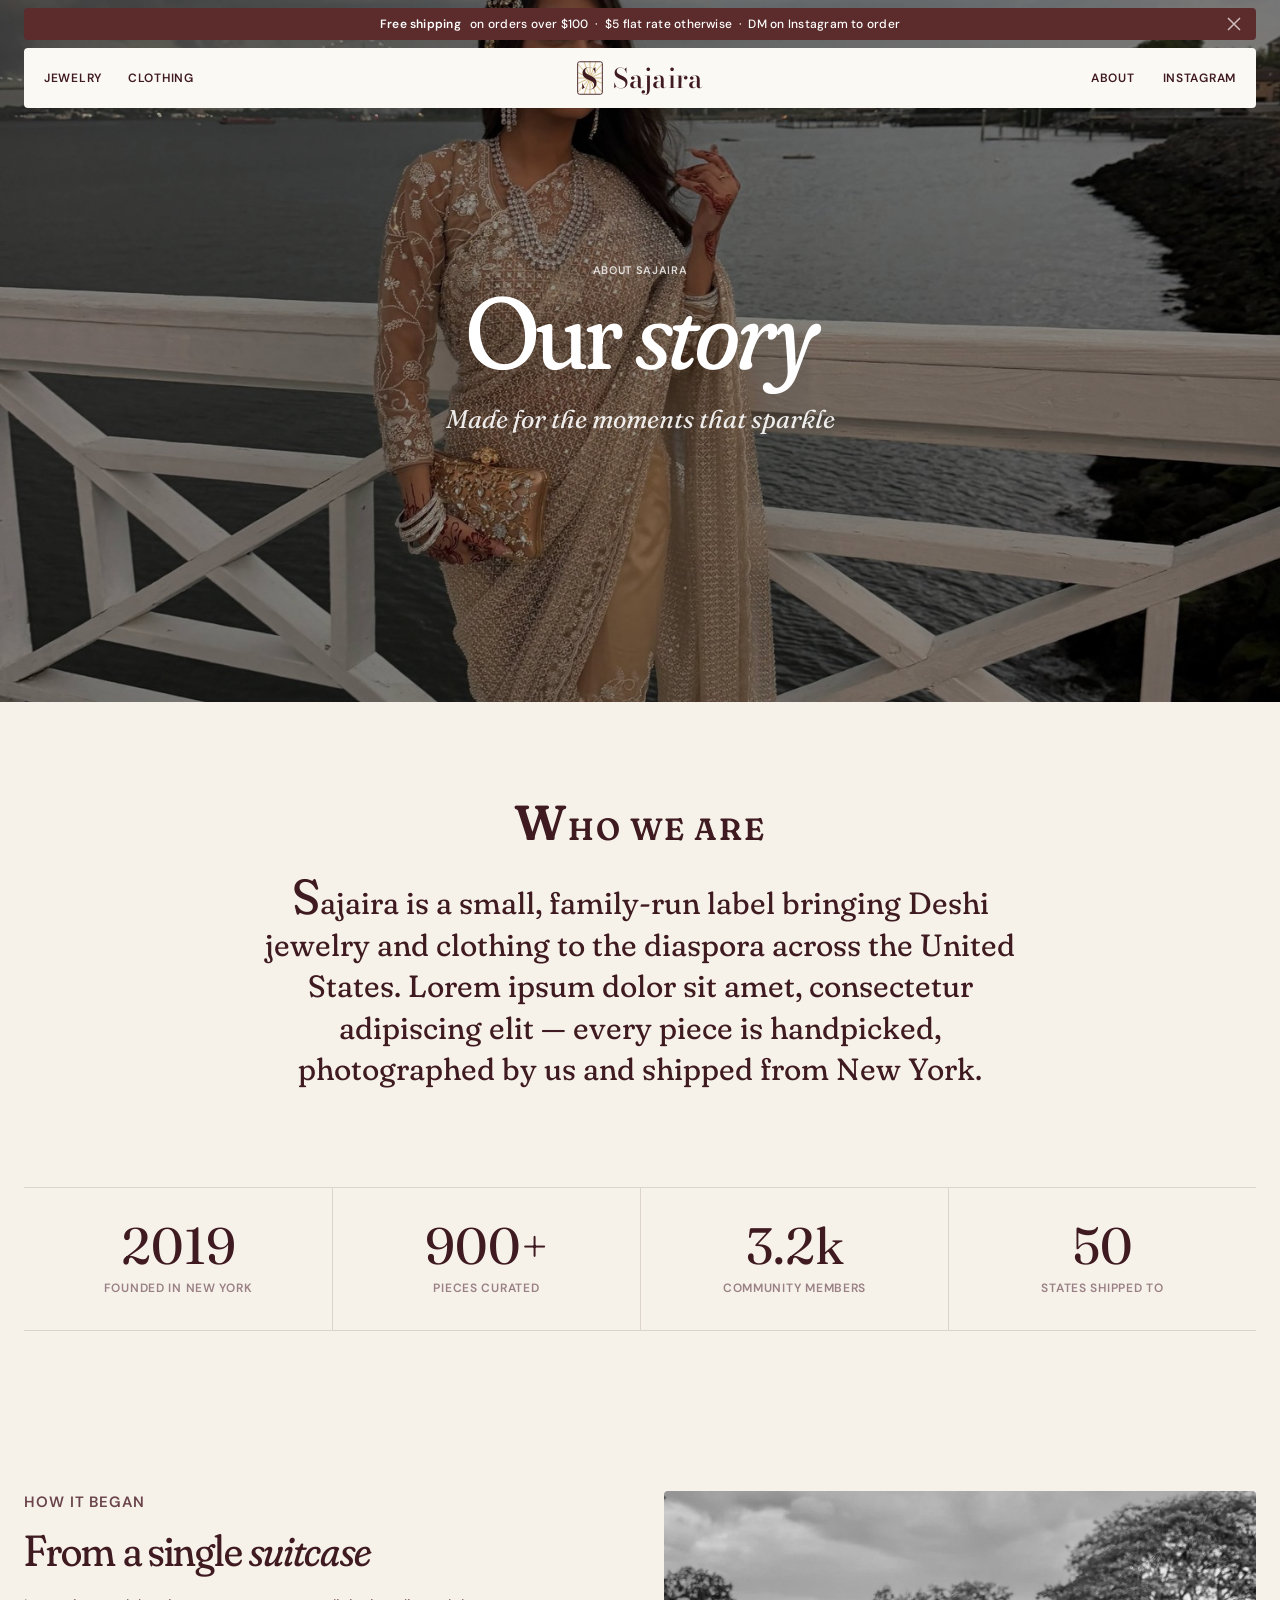
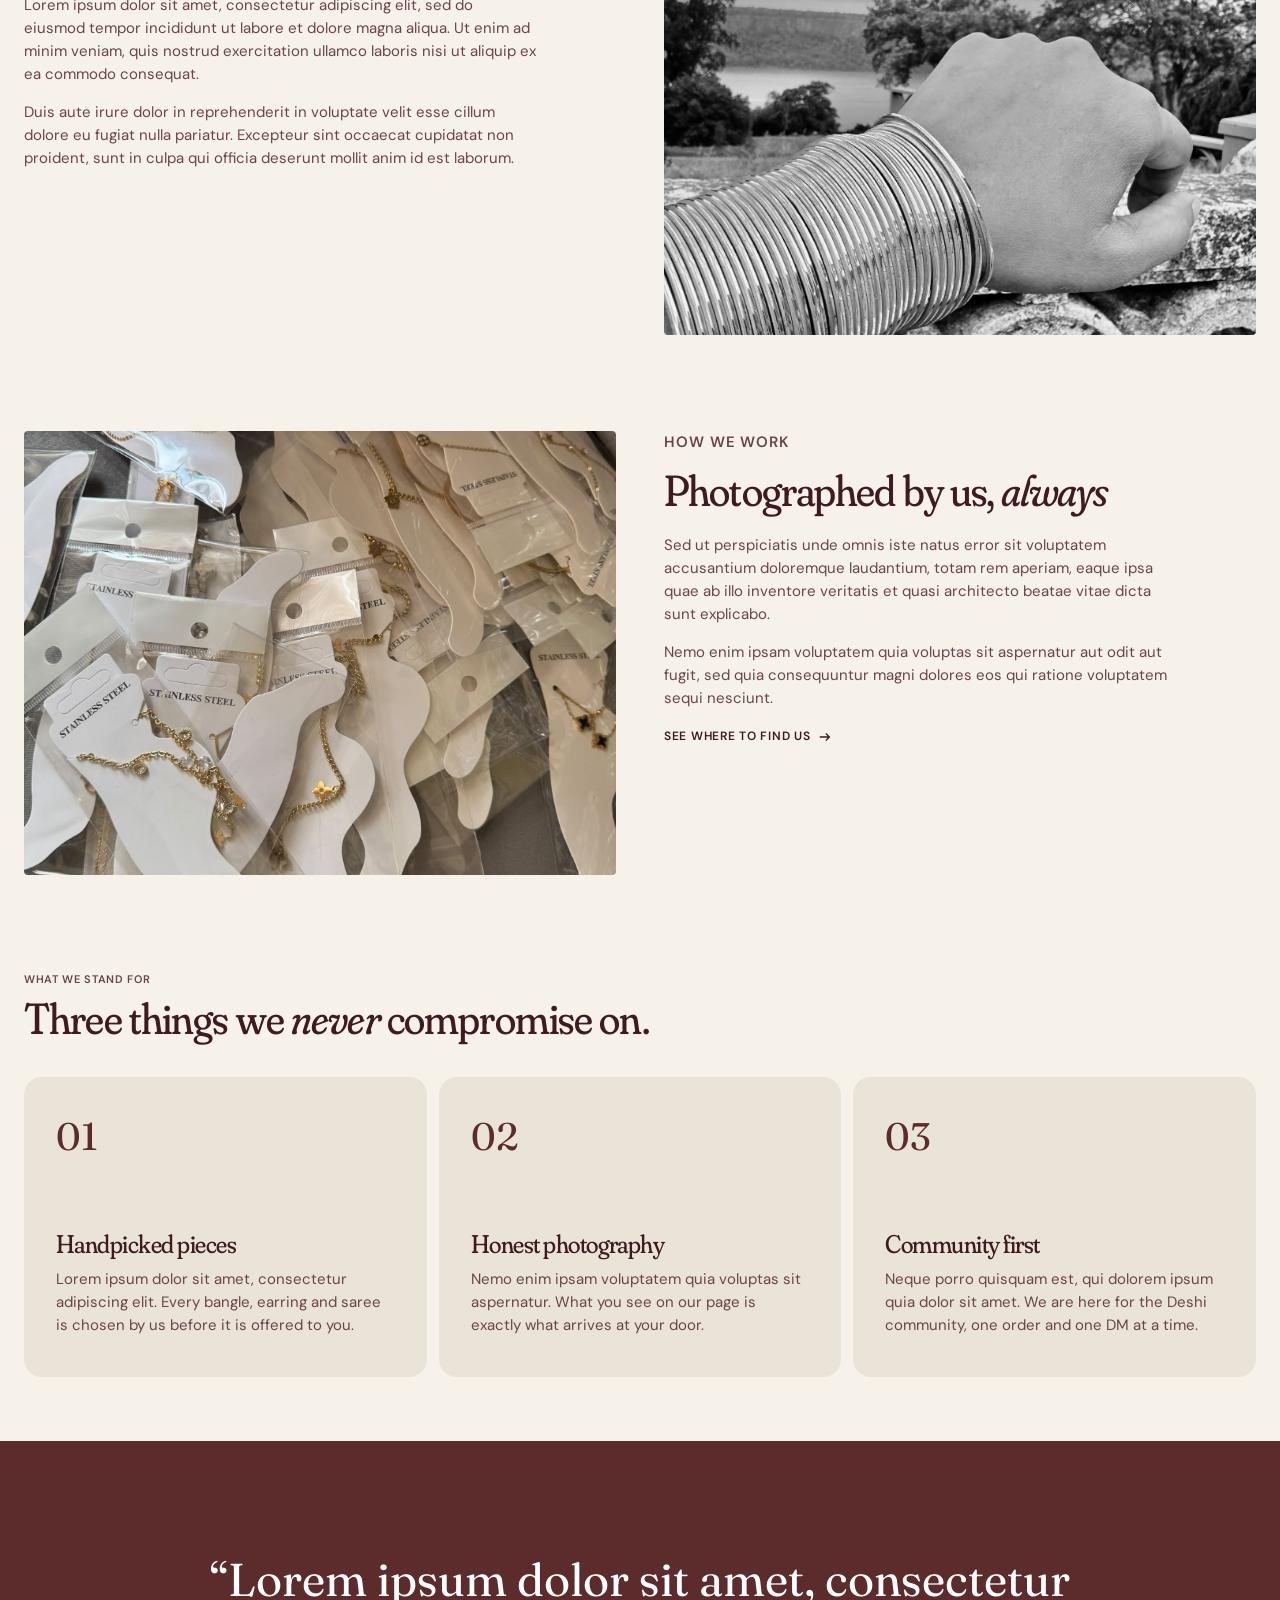
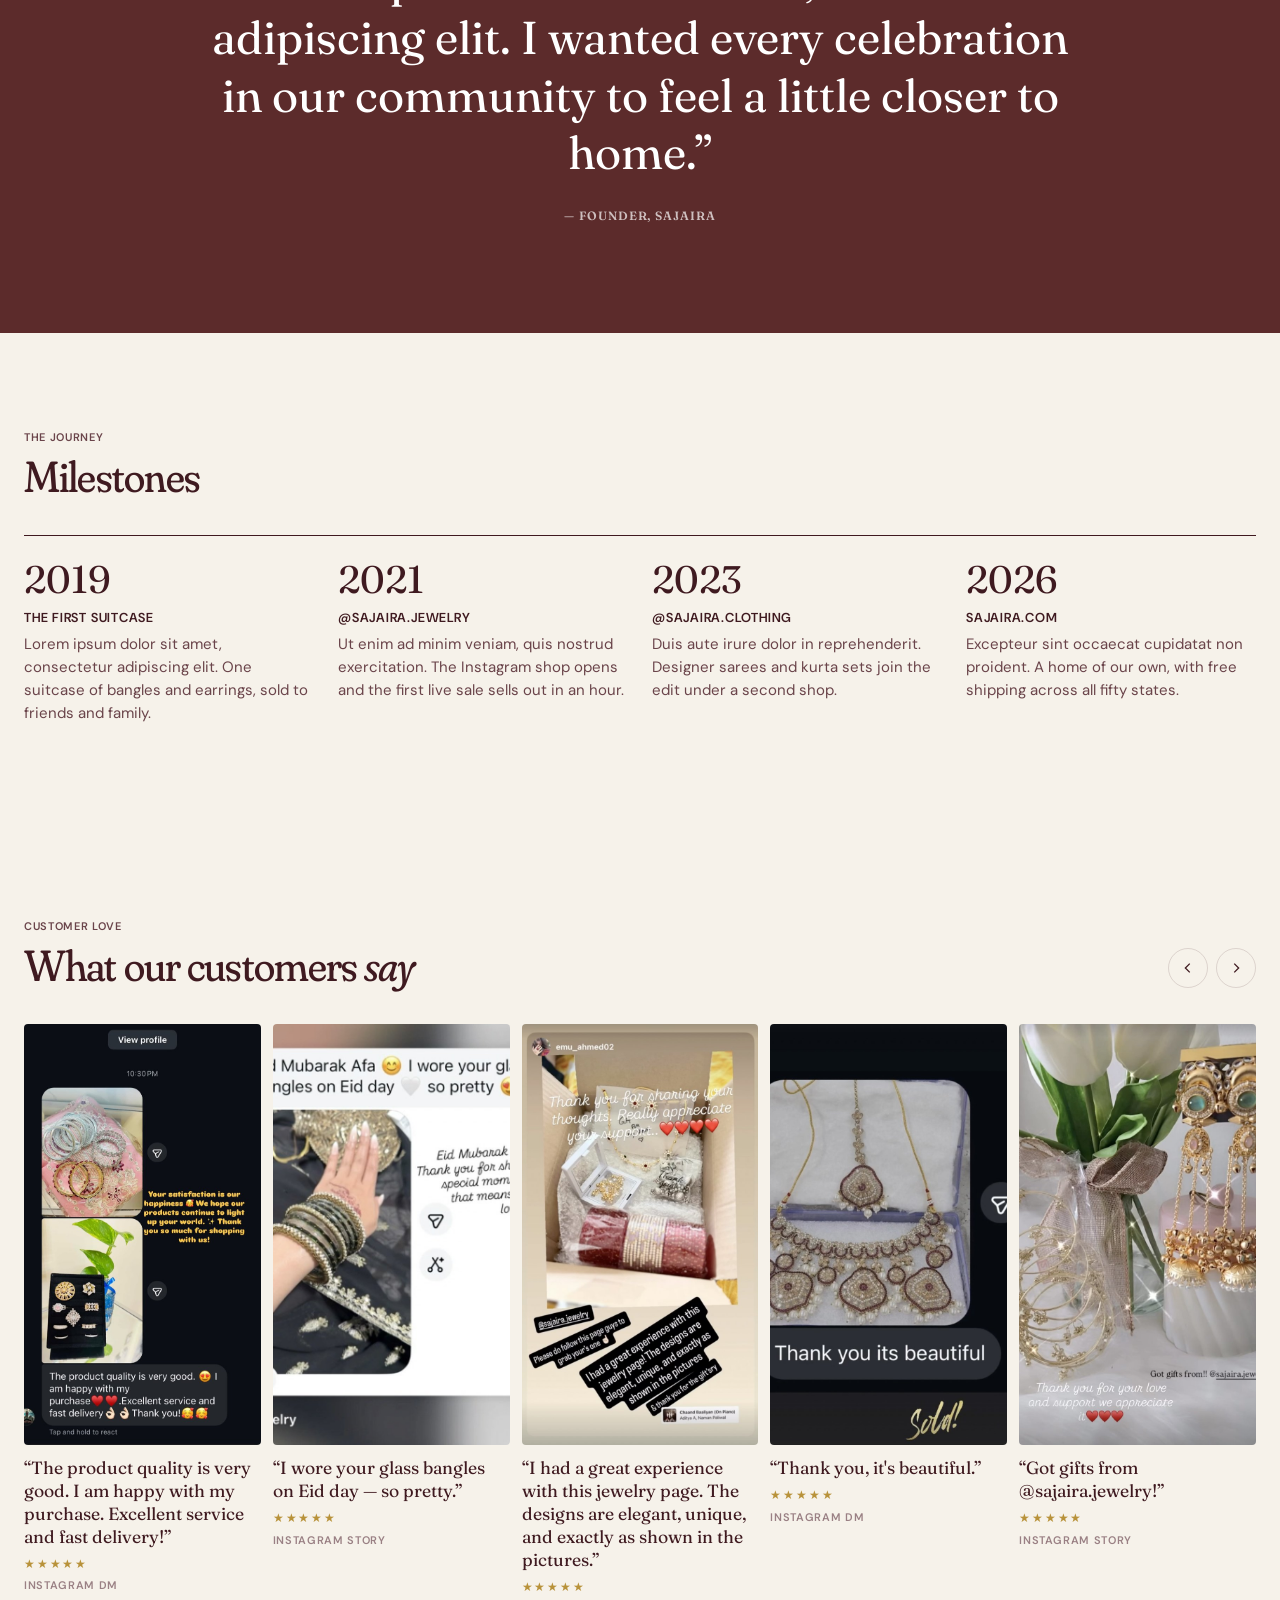
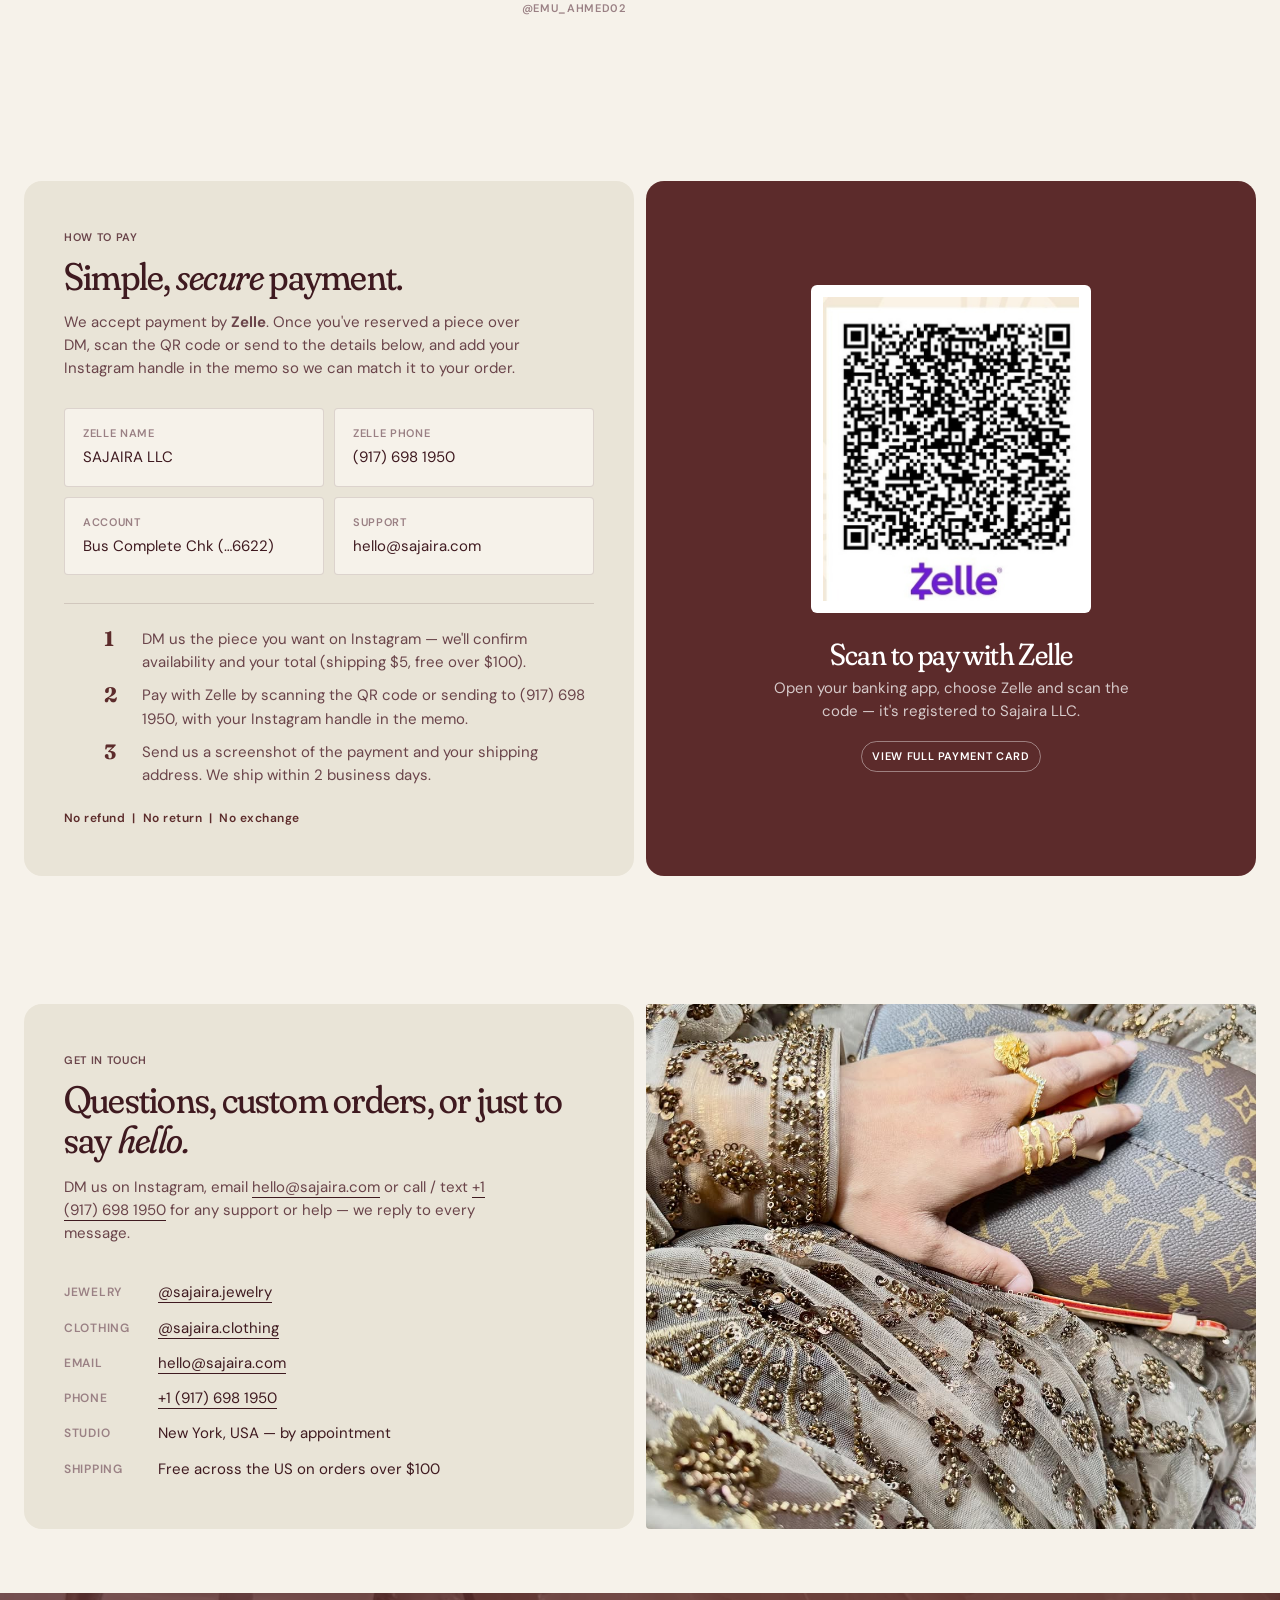
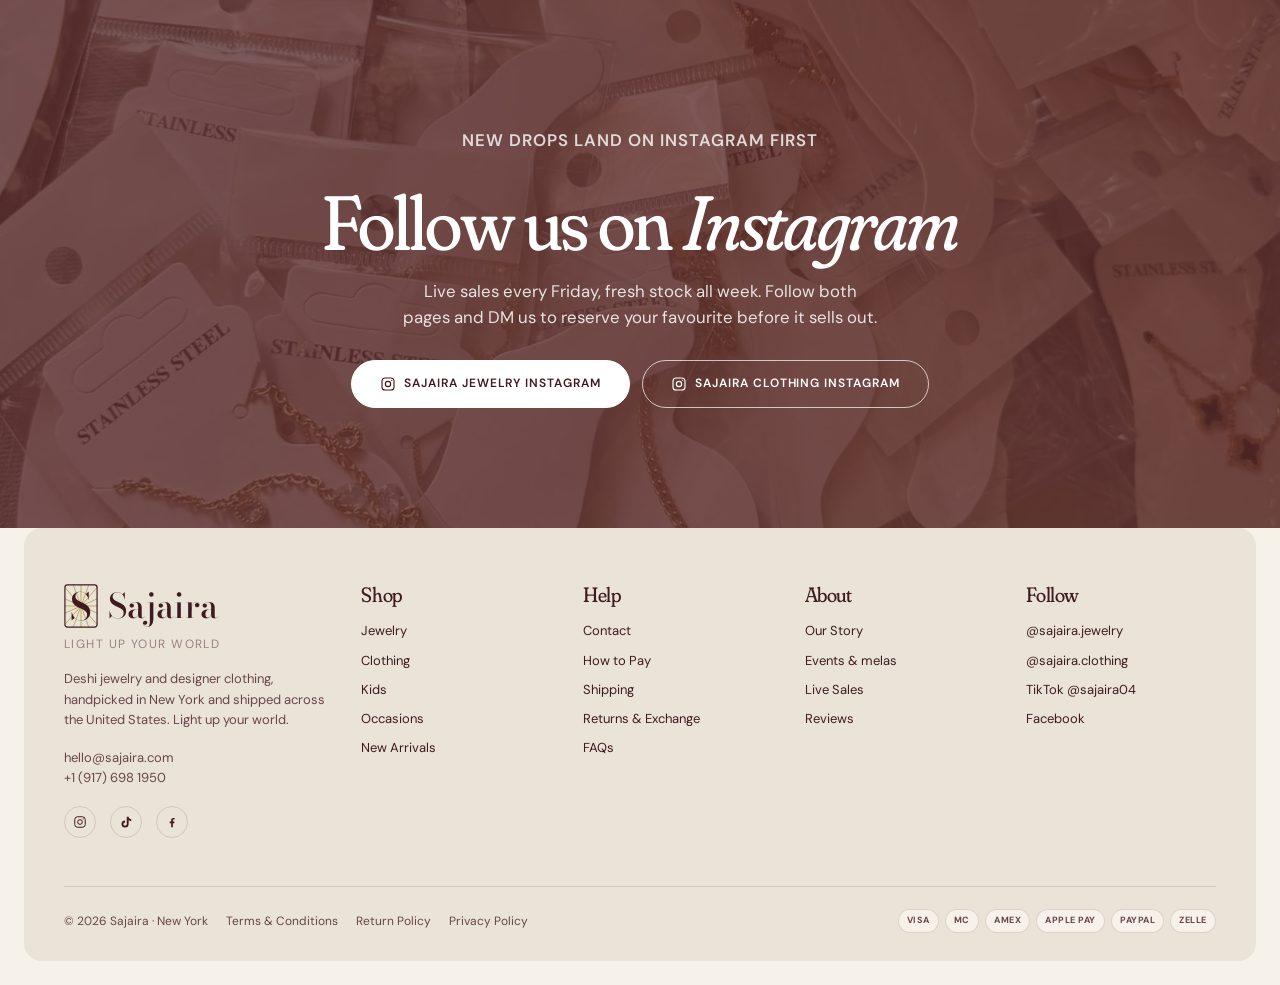
<file: about.html>
<!doctype html>
<html lang="en">
<head>
<meta charset="utf-8">
<meta name="viewport" content="width=device-width, initial-scale=1">
<title>About — Sajaira</title>
<meta name="description" content="The story behind Sajaira, a New York based curator of Deshi jewelry and designer clothing.">
<link rel="icon" href="images/brand/favicon.svg" type="image/svg+xml">
<link rel="preconnect" href="https://fonts.googleapis.com">
<link rel="preconnect" href="https://fonts.gstatic.com" crossorigin>
<link href="https://fonts.googleapis.com/css2?family=Fraunces:ital,opsz,wght@0,9..144,400;0,9..144,500;1,9..144,400&family=DM+Sans:wght@400;500;600;700&family=Bodoni+Moda:wght@500;600&display=swap" rel="stylesheet">
<link rel="stylesheet" href="css/style.css?v=1789498711">
</head>
<body>
<div class="preloader" aria-hidden="true"><div class="word"><span>Sajaira</span></div><div class="bar"></div></div>
<header class="site-header">
  <div class="announce"><span class="msg"><strong>Free shipping</strong> on orders over $100<span class="msg-l"> &nbsp;·&nbsp; $5 flat rate otherwise &nbsp;·&nbsp; DM on Instagram to order</span></span><button class="close" aria-label="Dismiss"><svg viewBox="0 0 20 20" fill="none" stroke="currentColor" stroke-width="1.5"><path d="M4 4l12 12M16 4L4 16"/></svg></button></div>
  <div class="nav-card">
    <button class="burger" aria-label="Open menu"><span></span><span></span><span></span></button>
    <nav class="nav-links">
      <a href="jewelry.html">Jewelry</a>
      <a href="clothing.html">Clothing</a>
    </nav>
    <a class="brand" href="index.html"><svg class="mono" viewBox="0 0 40 52" aria-hidden="true"><defs><clipPath id="mc"><rect x="1" y="1" width="38" height="50" rx="3"/></clipPath></defs><g clip-path="url(#mc)" stroke="#b8923a" stroke-width=".9" opacity=".95"><g transform="translate(20 26)"><line x1="0" y1="0" x2="0" y2="-40"/><line x1="0" y1="0" x2="14" y2="-38"/><line x1="0" y1="0" x2="26" y2="-30"/><line x1="0" y1="0" x2="36" y2="-16"/><line x1="0" y1="0" x2="40" y2="0"/><line x1="0" y1="0" x2="36" y2="16"/><line x1="0" y1="0" x2="26" y2="30"/><line x1="0" y1="0" x2="14" y2="38"/><line x1="0" y1="0" x2="0" y2="40"/><line x1="0" y1="0" x2="-14" y2="38"/><line x1="0" y1="0" x2="-26" y2="30"/><line x1="0" y1="0" x2="-36" y2="16"/><line x1="0" y1="0" x2="-40" y2="0"/><line x1="0" y1="0" x2="-36" y2="-16"/><line x1="0" y1="0" x2="-26" y2="-30"/><line x1="0" y1="0" x2="-14" y2="-38"/></g></g><rect x="1" y="1" width="38" height="50" rx="3" fill="none" stroke="currentColor" stroke-width="1.4"/><text x="20" y="43" text-anchor="middle" font-family="Bodoni Moda, Didot, serif" font-weight="600" font-size="44" fill="currentColor">S</text></svg><span>Sajaira</span></a>
    <div class="nav-utils">
      <a class="text active" href="about.html">About</a>
      <a class="icon-btn" href="https://www.instagram.com/sajaira.jewelry/" target="_blank" rel="noopener" aria-label="Instagram"><svg viewBox="0 0 24 24" fill="none" stroke="currentColor" stroke-width="1.7"><rect x="3" y="3" width="18" height="18" rx="5"/><circle cx="12" cy="12" r="4"/><circle cx="17.5" cy="6.5" r="1" fill="currentColor" stroke="none"/></svg><span class="text">Instagram</span></a>
    </div>
  </div>
</header>
<div class="drawer" aria-hidden="true">
  <div class="scrim"></div>
  <div class="panel">
    <a class="brand" href="index.html"><svg class="mono" viewBox="0 0 40 52" aria-hidden="true"><defs><clipPath id="mc"><rect x="1" y="1" width="38" height="50" rx="3"/></clipPath></defs><g clip-path="url(#mc)" stroke="#b8923a" stroke-width=".9" opacity=".95"><g transform="translate(20 26)"><line x1="0" y1="0" x2="0" y2="-40"/><line x1="0" y1="0" x2="14" y2="-38"/><line x1="0" y1="0" x2="26" y2="-30"/><line x1="0" y1="0" x2="36" y2="-16"/><line x1="0" y1="0" x2="40" y2="0"/><line x1="0" y1="0" x2="36" y2="16"/><line x1="0" y1="0" x2="26" y2="30"/><line x1="0" y1="0" x2="14" y2="38"/><line x1="0" y1="0" x2="0" y2="40"/><line x1="0" y1="0" x2="-14" y2="38"/><line x1="0" y1="0" x2="-26" y2="30"/><line x1="0" y1="0" x2="-36" y2="16"/><line x1="0" y1="0" x2="-40" y2="0"/><line x1="0" y1="0" x2="-36" y2="-16"/><line x1="0" y1="0" x2="-26" y2="-30"/><line x1="0" y1="0" x2="-14" y2="-38"/></g></g><rect x="1" y="1" width="38" height="50" rx="3" fill="none" stroke="currentColor" stroke-width="1.4"/><text x="20" y="43" text-anchor="middle" font-family="Bodoni Moda, Didot, serif" font-weight="600" font-size="44" fill="currentColor">S</text></svg><span>Sajaira</span></a>
    <button class="close-x" aria-label="Close menu"><svg viewBox="0 0 20 20" fill="none" stroke="currentColor" stroke-width="1.5"><path d="M4 4l12 12M16 4L4 16"/></svg></button>
    <nav>
      <a href="index.html">Home</a>
      <a href="jewelry.html">Jewelry</a>
      <a href="clothing.html">Clothing</a>
      <a href="about.html">About</a>
      <a href="policy.html">Policies</a>
    </nav>
    <div class="small">
      <a href="https://www.instagram.com/sajaira.jewelry/" target="_blank" rel="noopener">@sajaira.jewelry</a>
      <a href="https://www.instagram.com/sajaira.clothing/" target="_blank" rel="noopener">@sajaira.clothing</a>
    </div>
  </div>
</div>
<main>
<section class="page-hero">
  <img src="images/brand/saree-pier.jpg" alt="">
  <div class="inner"><p class="eyebrow light">About Sajaira</p><h1>Our <em>story</em></h1><p class="sub">Made for the moments that sparkle</p></div>
</section>

<section class="block">
  <div class="intro reveal">
    <p class="eyebrow" style="margin-bottom:22px">Who we are</p>
    <p>Sajaira is a small, family-run label bringing Deshi jewelry and clothing to the diaspora across the United States. Lorem ipsum dolor sit amet, consectetur adipiscing elit — every piece is handpicked, photographed by us and shipped from New York.</p>
  </div>
</section>

<section class="block tight" style="padding-top:0">
  <div class="stats reveal">
    <div class="stat"><strong>2019</strong><span>Founded in New York</span></div>
    <div class="stat"><strong>900+</strong><span>Pieces curated</span></div>
    <div class="stat"><strong>3.2k</strong><span>Community members</span></div>
    <div class="stat"><strong>50</strong><span>States shipped to</span></div>
  </div>
</section>

<section class="block">
  <div class="story">
    <div class="reveal">
      <p class="eyebrow" style="margin-bottom:14px">How it began</p>
      <h2>From a single <em>suitcase</em></h2>
      <p>Lorem ipsum dolor sit amet, consectetur adipiscing elit, sed do eiusmod tempor incididunt ut labore et dolore magna aliqua. Ut enim ad minim veniam, quis nostrud exercitation ullamco laboris nisi ut aliquip ex ea commodo consequat.</p>
      <p>Duis aute irure dolor in reprehenderit in voluptate velit esse cillum dolore eu fugiat nulla pariatur. Excepteur sint occaecat cupidatat non proident, sunt in culpa qui officia deserunt mollit anim id est laborum.</p>
    </div>
    <figure class="reveal" data-delay="1"><img src="images/brand/bangles-wrist.jpg" alt="" loading="lazy"></figure>
  </div>
</section>

<section class="block" style="padding-top:0">
  <div class="story flip">
    <div class="reveal">
      <p class="eyebrow" style="margin-bottom:14px">How we work</p>
      <h2>Photographed by us, <em>always</em></h2>
      <p>Sed ut perspiciatis unde omnis iste natus error sit voluptatem accusantium doloremque laudantium, totam rem aperiam, eaque ipsa quae ab illo inventore veritatis et quasi architecto beatae vitae dicta sunt explicabo.</p>
      <p>Nemo enim ipsam voluptatem quia voluptas sit aspernatur aut odit aut fugit, sed quia consequuntur magni dolores eos qui ratione voluptatem sequi nesciunt.</p>
      <a class="link-arrow" href="index.html#events">See where to find us <svg viewBox="0 0 16 16" fill="none" stroke="currentColor" stroke-width="1.5"><path d="M2 8h11M9 4l4 4-4 4"/></svg></a>
    </div>
    <figure class="color reveal" data-delay="1"><img src="images/brand/jewelry-tags.jpg" alt="" loading="lazy"></figure>
  </div>
</section>

<section class="block tight" style="padding-top:0">
  <div class="section-head reveal"><div><p class="eyebrow">What we stand for</p><h2 class="title-lg">Three things we <em>never</em> compromise on.</h2></div></div>
  <div class="values">
    <div class="value reveal"><div class="num">01</div><h3>Handpicked pieces</h3><p>Lorem ipsum dolor sit amet, consectetur adipiscing elit. Every bangle, earring and saree is chosen by us before it is offered to you.</p></div>
    <div class="value reveal" data-delay="1"><div class="num">02</div><h3>Honest photography</h3><p>Nemo enim ipsam voluptatem quia voluptas sit aspernatur. What you see on our page is exactly what arrives at your door.</p></div>
    <div class="value reveal" data-delay="2"><div class="num">03</div><h3>Community first</h3><p>Neque porro quisquam est, qui dolorem ipsum quia dolor sit amet. We are here for the Deshi community, one order and one DM at a time.</p></div>
  </div>
</section>

<section class="quote">
  <blockquote class="reveal">&ldquo;Lorem ipsum dolor sit amet, consectetur adipiscing elit. I wanted every celebration in our community to feel a little closer to home.&rdquo;<cite>— Founder, Sajaira</cite></blockquote>
</section>

<section class="block">
  <div class="section-head reveal"><div><p class="eyebrow">The journey</p><h2 class="title-lg">Milestones</h2></div></div>
  <div class="timeline">
    <div class="reveal"><div class="year">2019</div><h3>The first suitcase</h3><p>Lorem ipsum dolor sit amet, consectetur adipiscing elit. One suitcase of bangles and earrings, sold to friends and family.</p></div>
    <div class="reveal" data-delay="1"><div class="year">2021</div><h3>@sajaira.jewelry</h3><p>Ut enim ad minim veniam, quis nostrud exercitation. The Instagram shop opens and the first live sale sells out in an hour.</p></div>
    <div class="reveal" data-delay="2"><div class="year">2023</div><h3>@sajaira.clothing</h3><p>Duis aute irure dolor in reprehenderit. Designer sarees and kurta sets join the edit under a second shop.</p></div>
    <div class="reveal" data-delay="3"><div class="year">2026</div><h3>Sajaira.com</h3><p>Excepteur sint occaecat cupidatat non proident. A home of our own, with free shipping across all fifty states.</p></div>
  </div>
</section>

<section class="block" id="reviews">
  <div class="carousel-wrap">
    <div class="section-head reveal">
      <div><p class="eyebrow">Customer love</p><h2 class="title-lg">What our customers <em>say</em></h2></div>
      <div class="arrows"><button class="arrow-btn c-prev" aria-label="Previous"><svg viewBox="0 0 16 16" fill="none" stroke="currentColor" stroke-width="1.5"><path d="M10 3L5 8l5 5"/></svg></button><button class="arrow-btn c-next" aria-label="Next"><svg viewBox="0 0 16 16" fill="none" stroke="currentColor" stroke-width="1.5"><path d="M6 3l5 5-5 5"/></svg></button></div>
    </div>
    <div class="carousel reviews">
      <a class="review reveal" href="https://www.instagram.com/sajaira.jewelry/" target="_blank" rel="noopener">
        <figure><img src="images/reviews/quality.jpg" alt="Customer review" loading="lazy"></figure>
        <p>&ldquo;The product quality is very good. I am happy with my purchase. Excellent service and fast delivery!&rdquo;</p>
        <div class="stars">★★★★★</div>
        <small>Instagram DM</small>
      </a>
      <a class="review reveal" href="https://www.instagram.com/sajaira.jewelry/" target="_blank" rel="noopener">
        <figure><img src="images/reviews/eid-bangles.jpg" alt="Customer review" loading="lazy"></figure>
        <p>&ldquo;I wore your glass bangles on Eid day — so pretty.&rdquo;</p>
        <div class="stars">★★★★★</div>
        <small>Instagram story</small>
      </a>
      <a class="review reveal" href="https://www.instagram.com/sajaira.jewelry/" target="_blank" rel="noopener">
        <figure><img src="images/reviews/unboxing.jpg" alt="Customer review" loading="lazy"></figure>
        <p>&ldquo;I had a great experience with this jewelry page. The designs are elegant, unique, and exactly as shown in the pictures.&rdquo;</p>
        <div class="stars">★★★★★</div>
        <small>@emu_ahmed02</small>
      </a>
      <a class="review reveal" href="https://www.instagram.com/sajaira.jewelry/" target="_blank" rel="noopener">
        <figure><img src="images/reviews/necklace-set.jpg" alt="Customer review" loading="lazy"></figure>
        <p>&ldquo;Thank you, it's beautiful.&rdquo;</p>
        <div class="stars">★★★★★</div>
        <small>Instagram DM</small>
      </a>
      <a class="review reveal" href="https://www.instagram.com/sajaira.jewelry/" target="_blank" rel="noopener">
        <figure><img src="images/reviews/gifts.jpg" alt="Customer review" loading="lazy"></figure>
        <p>&ldquo;Got gifts from @sajaira.jewelry!&rdquo;</p>
        <div class="stars">★★★★★</div>
        <small>Instagram story</small>
      </a>
      <a class="review reveal" href="https://www.instagram.com/sajaira.jewelry/" target="_blank" rel="noopener">
        <figure><img src="images/reviews/order-box.jpg" alt="Customer review" loading="lazy"></figure>
        <p>&ldquo;Guys, follow my sister-in-law's small business @sajaira.jewelry.&rdquo;</p>
        <div class="stars">★★★★★</div>
        <small>Instagram story</small>
      </a>
      <a class="review reveal" href="https://www.instagram.com/sajaira.jewelry/" target="_blank" rel="noopener">
        <figure><img src="images/reviews/necklace-sold.jpg" alt="Customer review" loading="lazy"></figure>
        <p>&ldquo;Please support my sister's small business — your support means a lot.&rdquo;</p>
        <div class="stars">★★★★★</div>
        <small>@__ekram00__</small>
      </a>
      <a class="review reveal" href="https://www.instagram.com/sajaira.jewelry/" target="_blank" rel="noopener">
        <figure><img src="images/reviews/dupatta.jpg" alt="Customer review" loading="lazy"></figure>
        <p>&ldquo;Thank you for sharing ❤️&rdquo;</p>
        <div class="stars">★★★★★</div>
        <small>@l0ve.leena</small>
      </a>
    </div>
  </div>
</section>

<section class="block tight" id="payment">
  <div class="payment">
    <div class="panel reveal">
      <p class="eyebrow">How to pay</p>
      <h2>Simple, <em>secure</em> payment.</h2>
      <p>We accept payment by <strong>Zelle</strong>. Once you've reserved a piece over DM, scan the QR code or send to the details below, and add your Instagram handle in the memo so we can match it to your order.</p>
      <div class="pay-methods">
        <div class="pay-method"><strong>Zelle name</strong><span>SAJAIRA LLC</span></div>
        <div class="pay-method"><strong>Zelle phone</strong><span><a href="tel:+19176981950">(917) 698 1950</a></span></div>
        <div class="pay-method"><strong>Account</strong><span>Bus Complete Chk (…6622)</span></div>
        <div class="pay-method"><strong>Support</strong><span><a href="mailto:hello@sajaira.com">hello@sajaira.com</a></span></div>
      </div>
      <ol class="pay-steps">
        <li><b>1</b><span>DM us the piece you want on Instagram — we'll confirm availability and your total (shipping $5, free over $100).</span></li>
        <li><b>2</b><span>Pay with Zelle by scanning the QR code or sending to (917) 698 1950, with your Instagram handle in the memo.</span></li>
        <li><b>3</b><span>Send us a screenshot of the payment and your shipping address. We ship within 2 business days.</span></li>
      </ol>
      <p style="margin-top:22px;font-size:12px;color:var(--maroon);font-weight:600;letter-spacing:.04em">No refund &nbsp;|&nbsp; No return &nbsp;|&nbsp; No exchange</p>
    </div>
    <div class="qr-card reveal" data-delay="1">
      <img src="images/brand/payment-qr.jpg" alt="Zelle QR code for Sajaira LLC">
      <h3>Scan to pay with Zelle</h3>
      <p>Open your banking app, choose Zelle and scan the code — it's registered to Sajaira LLC.</p>
      <a class="tag" href="images/brand/payment-flyer.jpg" target="_blank" rel="noopener">View full payment card</a>
    </div>
  </div>
</section>

<section class="block tight" id="contact">
  <div class="contact">
    <div class="contact-panel reveal">
      <p class="eyebrow">Get in touch</p>
      <h2>Questions, custom orders, or just to say <em>hello.</em></h2>
      <p>DM us on Instagram, email <a href="mailto:hello@sajaira.com" style="border-bottom:1px solid var(--ink)">hello@sajaira.com</a> or call / text <a href="tel:+19176981950" style="border-bottom:1px solid var(--ink)">+1 (917) 698 1950</a> for any support or help — we reply to every message.</p>
      <dl>
        <dt>Jewelry</dt><dd><a href="https://www.instagram.com/sajaira.jewelry/" target="_blank" rel="noopener">@sajaira.jewelry</a></dd>
        <dt>Clothing</dt><dd><a href="https://www.instagram.com/sajaira.clothing/" target="_blank" rel="noopener">@sajaira.clothing</a></dd>
        <dt>Email</dt><dd><a href="mailto:hello@sajaira.com">hello@sajaira.com</a></dd>
        <dt>Phone</dt><dd><a href="tel:+19176981950">+1 (917) 698 1950</a></dd>
        <dt>Studio</dt><dd>New York, USA — by appointment</dd>
        <dt>Shipping</dt><dd>Free across the US on orders over $100</dd>
      </dl>
    </div>
    <div class="contact-media reveal" data-delay="1"><img src="images/brand/rings-bag.jpg" alt="" loading="lazy"></div>
  </div>
</section>

<section class="connect">
  <img src="images/brand/jewelry-tags.jpg" alt="">
  <div class="inner">
    <p class="eyebrow light reveal">New drops land on Instagram first</p>
    <h2 class="reveal" data-delay="1">Follow us on <em>Instagram</em></h2>
    <p class="reveal" data-delay="2">Live sales every Friday, fresh stock all week. Follow both pages and DM us to reserve your favourite before it sells out.</p>
    <div class="connect-actions reveal" data-delay="3">
      <a class="btn btn-light" href="https://www.instagram.com/sajaira.jewelry/" target="_blank" rel="noopener"><svg viewBox="0 0 24 24" fill="none" stroke="currentColor" stroke-width="1.7"><rect x="3" y="3" width="18" height="18" rx="5"/><circle cx="12" cy="12" r="4"/><circle cx="17.5" cy="6.5" r="1" fill="currentColor" stroke="none"/></svg> Sajaira Jewelry Instagram</a>
      <a class="btn btn-outline-light" href="https://www.instagram.com/sajaira.clothing/" target="_blank" rel="noopener"><svg viewBox="0 0 24 24" fill="none" stroke="currentColor" stroke-width="1.7"><rect x="3" y="3" width="18" height="18" rx="5"/><circle cx="12" cy="12" r="4"/><circle cx="17.5" cy="6.5" r="1" fill="currentColor" stroke="none"/></svg> Sajaira Clothing Instagram</a>
    </div>
  </div>
</section>
</main>
<footer class="site-footer">
  <div class="footer-card">
    <div class="footer-grid">
      <div class="footer-brand">
        <a class="brand" href="index.html"><svg class="mono" viewBox="0 0 40 52" aria-hidden="true"><defs><clipPath id="mc"><rect x="1" y="1" width="38" height="50" rx="3"/></clipPath></defs><g clip-path="url(#mc)" stroke="#b8923a" stroke-width=".9" opacity=".95"><g transform="translate(20 26)"><line x1="0" y1="0" x2="0" y2="-40"/><line x1="0" y1="0" x2="14" y2="-38"/><line x1="0" y1="0" x2="26" y2="-30"/><line x1="0" y1="0" x2="36" y2="-16"/><line x1="0" y1="0" x2="40" y2="0"/><line x1="0" y1="0" x2="36" y2="16"/><line x1="0" y1="0" x2="26" y2="30"/><line x1="0" y1="0" x2="14" y2="38"/><line x1="0" y1="0" x2="0" y2="40"/><line x1="0" y1="0" x2="-14" y2="38"/><line x1="0" y1="0" x2="-26" y2="30"/><line x1="0" y1="0" x2="-36" y2="16"/><line x1="0" y1="0" x2="-40" y2="0"/><line x1="0" y1="0" x2="-36" y2="-16"/><line x1="0" y1="0" x2="-26" y2="-30"/><line x1="0" y1="0" x2="-14" y2="-38"/></g></g><rect x="1" y="1" width="38" height="50" rx="3" fill="none" stroke="currentColor" stroke-width="1.4"/><text x="20" y="43" text-anchor="middle" font-family="Bodoni Moda, Didot, serif" font-weight="600" font-size="44" fill="currentColor">S</text></svg><span>Sajaira</span></a>
        <p class="tagline">Light up your world</p>
        <p>Deshi jewelry and designer clothing, handpicked in New York and shipped across the United States. Light up your world.</p>
        <p><a href="mailto:hello@sajaira.com">hello@sajaira.com</a><br><a href="tel:+19176981950">+1 (917) 698 1950</a></p>
        <div class="socials">
          <a href="https://www.instagram.com/sajaira.jewelry/" target="_blank" rel="noopener" aria-label="Instagram"><svg viewBox="0 0 24 24" fill="none" stroke="currentColor" stroke-width="1.7"><rect x="3" y="3" width="18" height="18" rx="5"/><circle cx="12" cy="12" r="4"/><circle cx="17.5" cy="6.5" r="1" fill="currentColor" stroke="none"/></svg></a>
          <a href="https://www.tiktok.com/@sajaira04" target="_blank" rel="noopener" aria-label="TikTok"><svg viewBox="0 0 24 24" fill="currentColor"><path d="M16.5 3c.4 2.4 1.9 4 4.5 4.3v3.2c-1.7 0-3.2-.5-4.5-1.4v6.4A6.1 6.1 0 1 1 10.4 9.4v3.3a2.9 2.9 0 1 0 2.9 2.9V3h3.2z"/></svg></a>
          <a href="https://www.facebook.com/SajairaJewelry/" target="_blank" rel="noopener" aria-label="Facebook"><svg viewBox="0 0 24 24" fill="currentColor"><path d="M13.5 21v-7h2.4l.4-3h-2.8V9.2c0-.9.3-1.5 1.5-1.5h1.5V5.1c-.3 0-1.2-.1-2.2-.1-2.2 0-3.7 1.3-3.7 3.8V11H8v3h2.6v7h2.9z"/></svg></a>
        </div>
      </div>
      <div><h4>Shop</h4><ul><li><a href="jewelry.html">Jewelry</a></li><li><a href="clothing.html">Clothing</a></li><li><a href="clothing.html#kids">Kids</a></li><li><a href="index.html#occasions">Occasions</a></li><li><a href="index.html#arrivals">New Arrivals</a></li></ul></div>
      <div><h4>Help</h4><ul><li><a href="about.html#contact">Contact</a></li><li><a href="about.html#payment">How to Pay</a></li><li><a href="policy.html#shipping">Shipping</a></li><li><a href="policy.html#returns">Returns &amp; Exchange</a></li><li><a href="policy.html#faq">FAQs</a></li></ul></div>
      <div><h4>About</h4><ul><li><a href="about.html">Our Story</a></li><li><a href="index.html#events">Events &amp; melas</a></li><li><a href="index.html#reels">Live Sales</a></li><li><a href="index.html#reviews">Reviews</a></li></ul></div>
      <div><h4>Follow</h4><ul><li><a href="https://www.instagram.com/sajaira.jewelry/" target="_blank" rel="noopener">@sajaira.jewelry</a></li><li><a href="https://www.instagram.com/sajaira.clothing/" target="_blank" rel="noopener">@sajaira.clothing</a></li><li><a href="https://www.tiktok.com/@sajaira04" target="_blank" rel="noopener">TikTok @sajaira04</a></li><li><a href="https://www.facebook.com/SajairaJewelry/" target="_blank" rel="noopener">Facebook</a></li></ul></div>
    </div>
    <div class="footer-bottom">
      <div class="legal">
        <span>&copy; 2026 Sajaira &middot; New York</span>
        <a href="policy.html#terms">Terms &amp; Conditions</a><a href="policy.html#returns">Return Policy</a><a href="policy.html#privacy">Privacy Policy</a>
      </div>
      <div class="pay"><span>VISA</span><span>MC</span><span>AMEX</span><span>APPLE PAY</span><span>PAYPAL</span><span>ZELLE</span></div>
    </div>
  </div>
</footer>
<button class="to-top">Back to top <svg viewBox="0 0 16 16" fill="none" stroke="currentColor" stroke-width="1.5"><path d="M8 14V2M4 6l4-4 4 4"/></svg></button>
<div class="modal" aria-hidden="true"><button class="close-x" aria-label="Close"><svg viewBox="0 0 20 20" fill="none" stroke="currentColor" stroke-width="1.5"><path d="M4 4l12 12M16 4L4 16"/></svg></button><video controls playsinline preload="none"></video></div>
<script src="js/main.js?v=1789498711"></script>
</body>
</html>
</file>
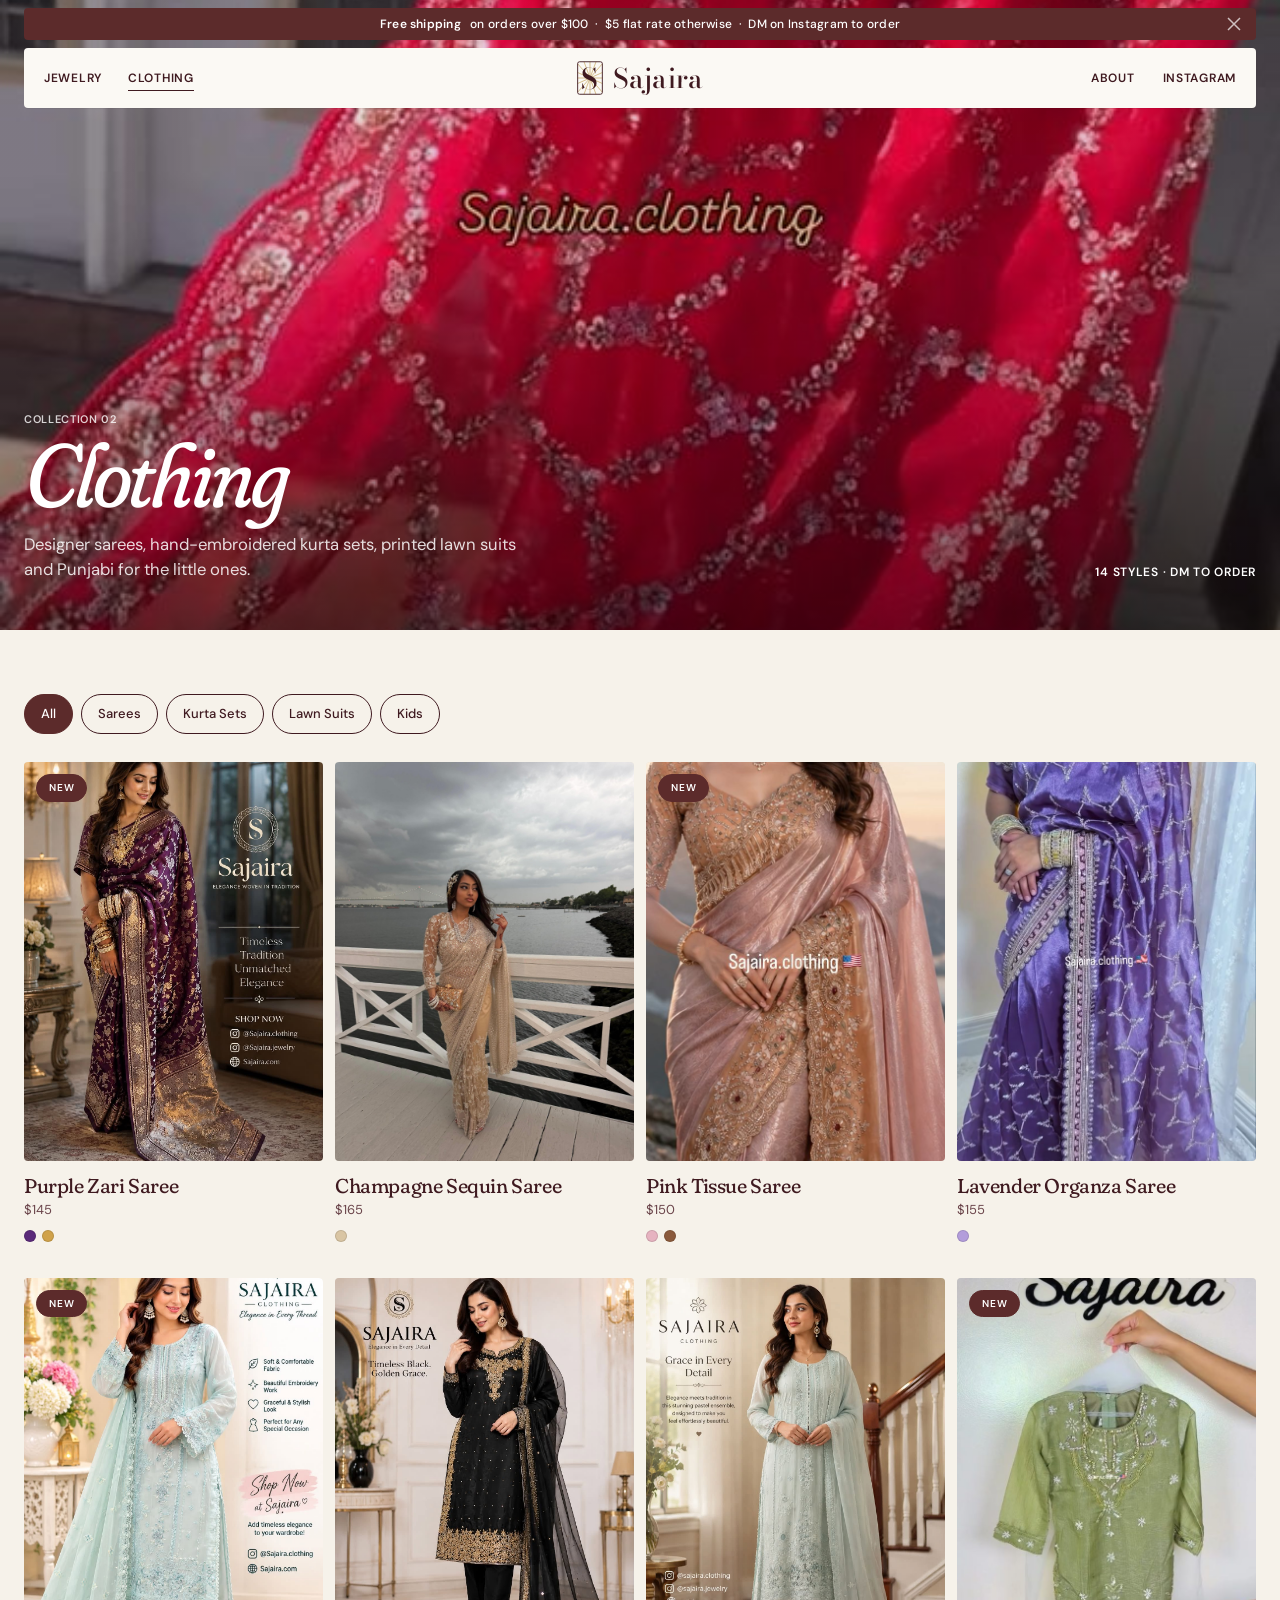
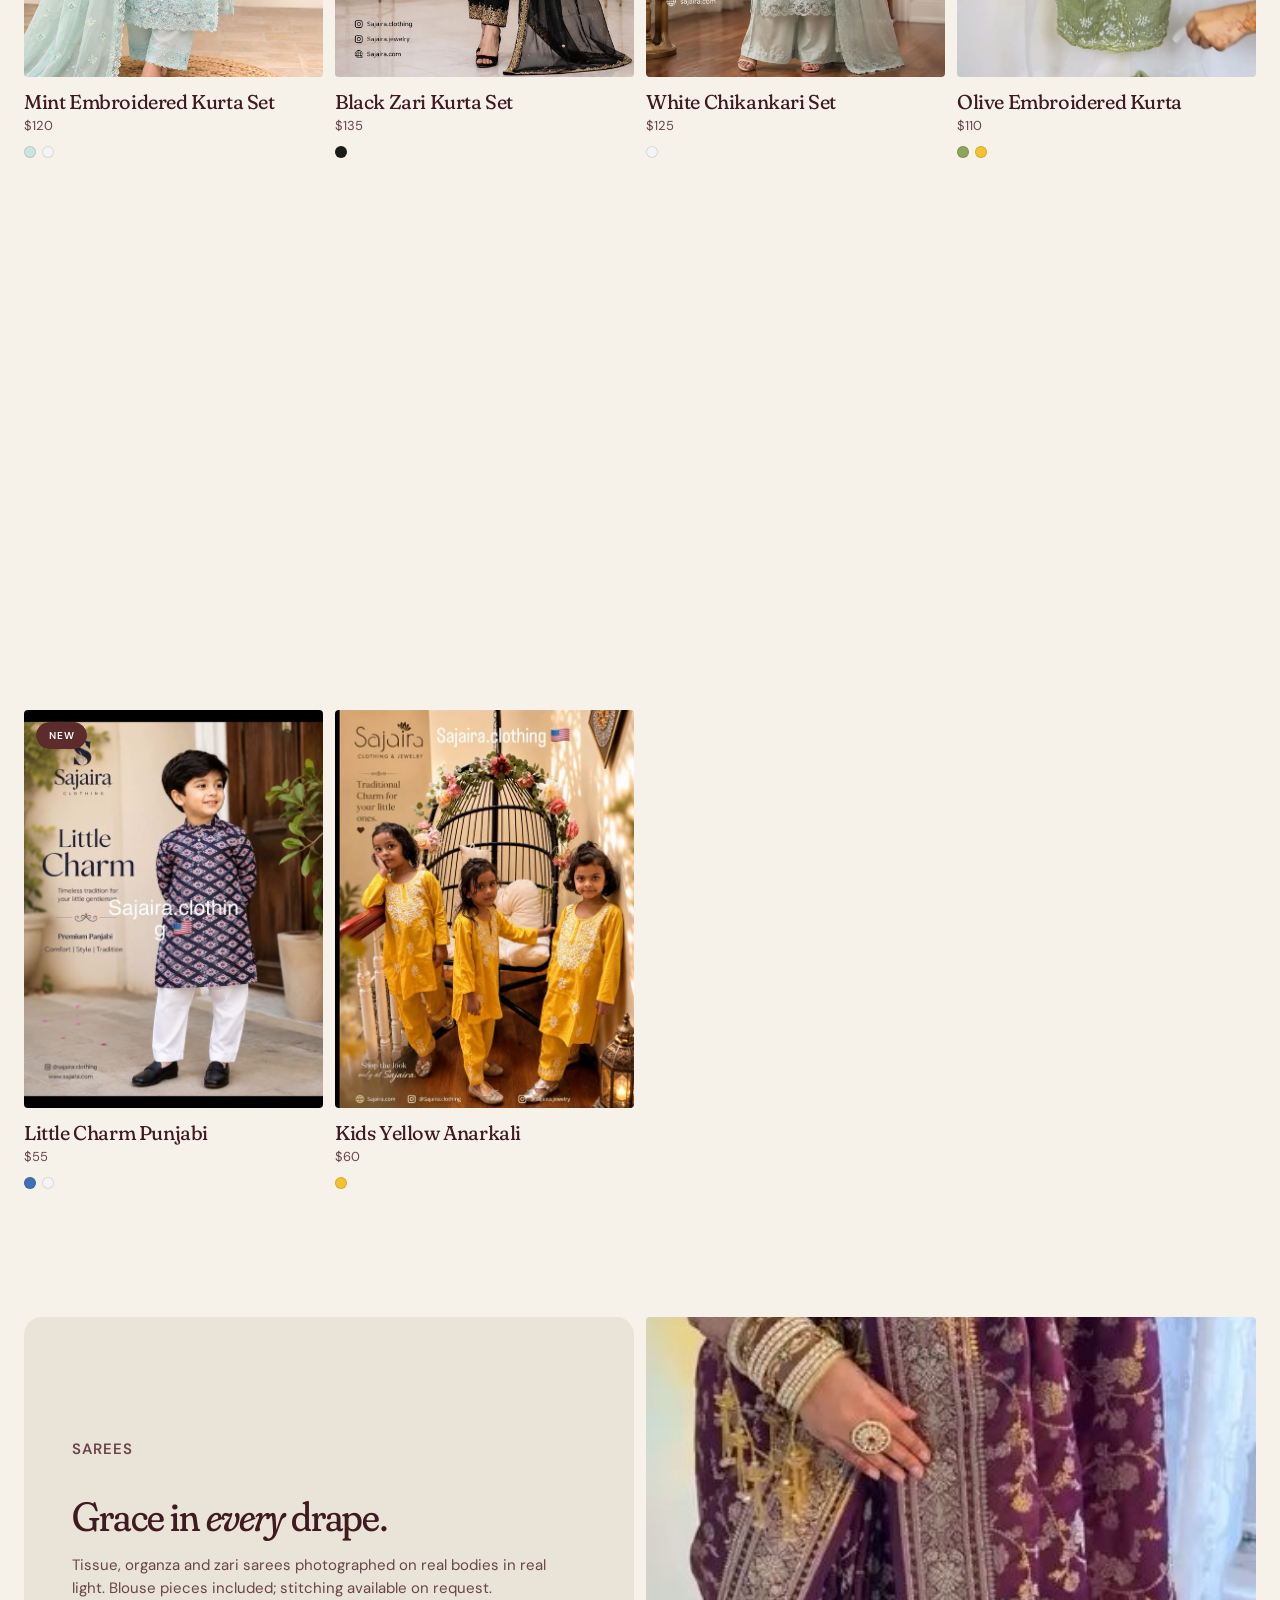
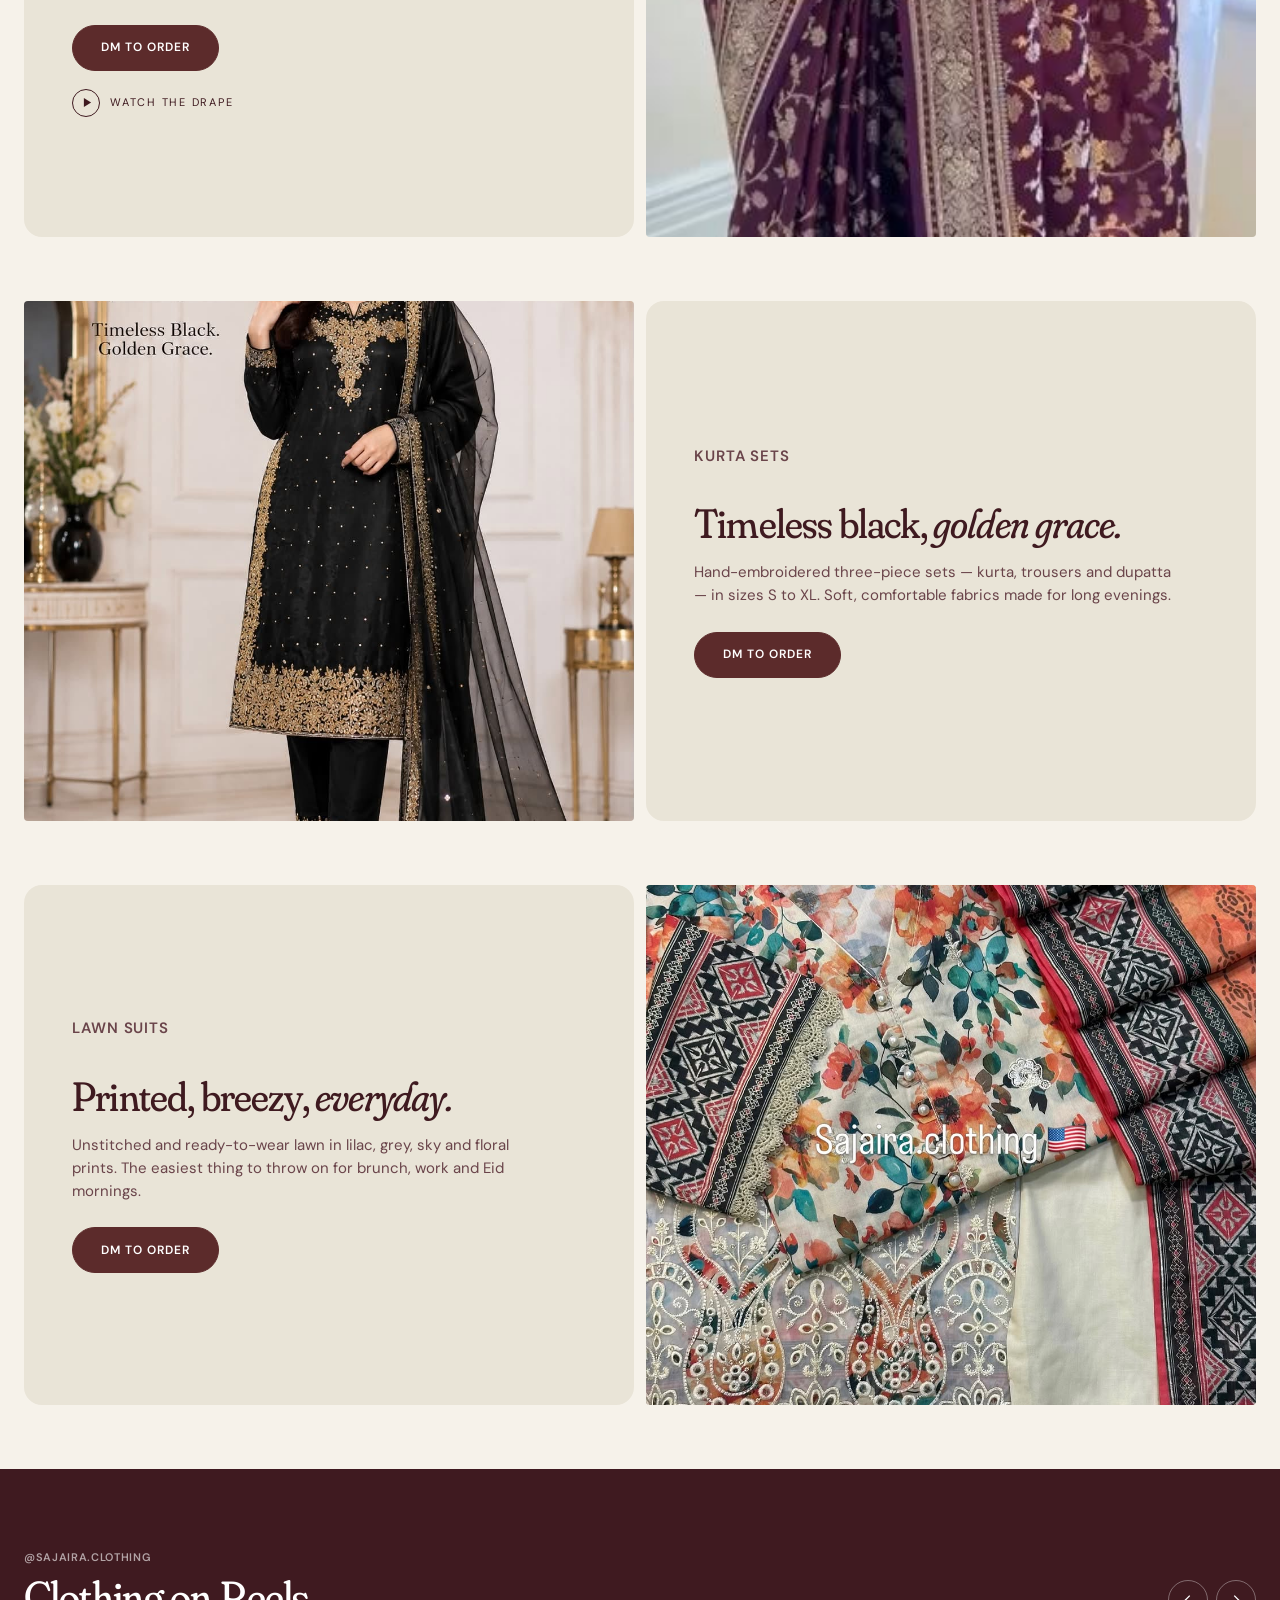
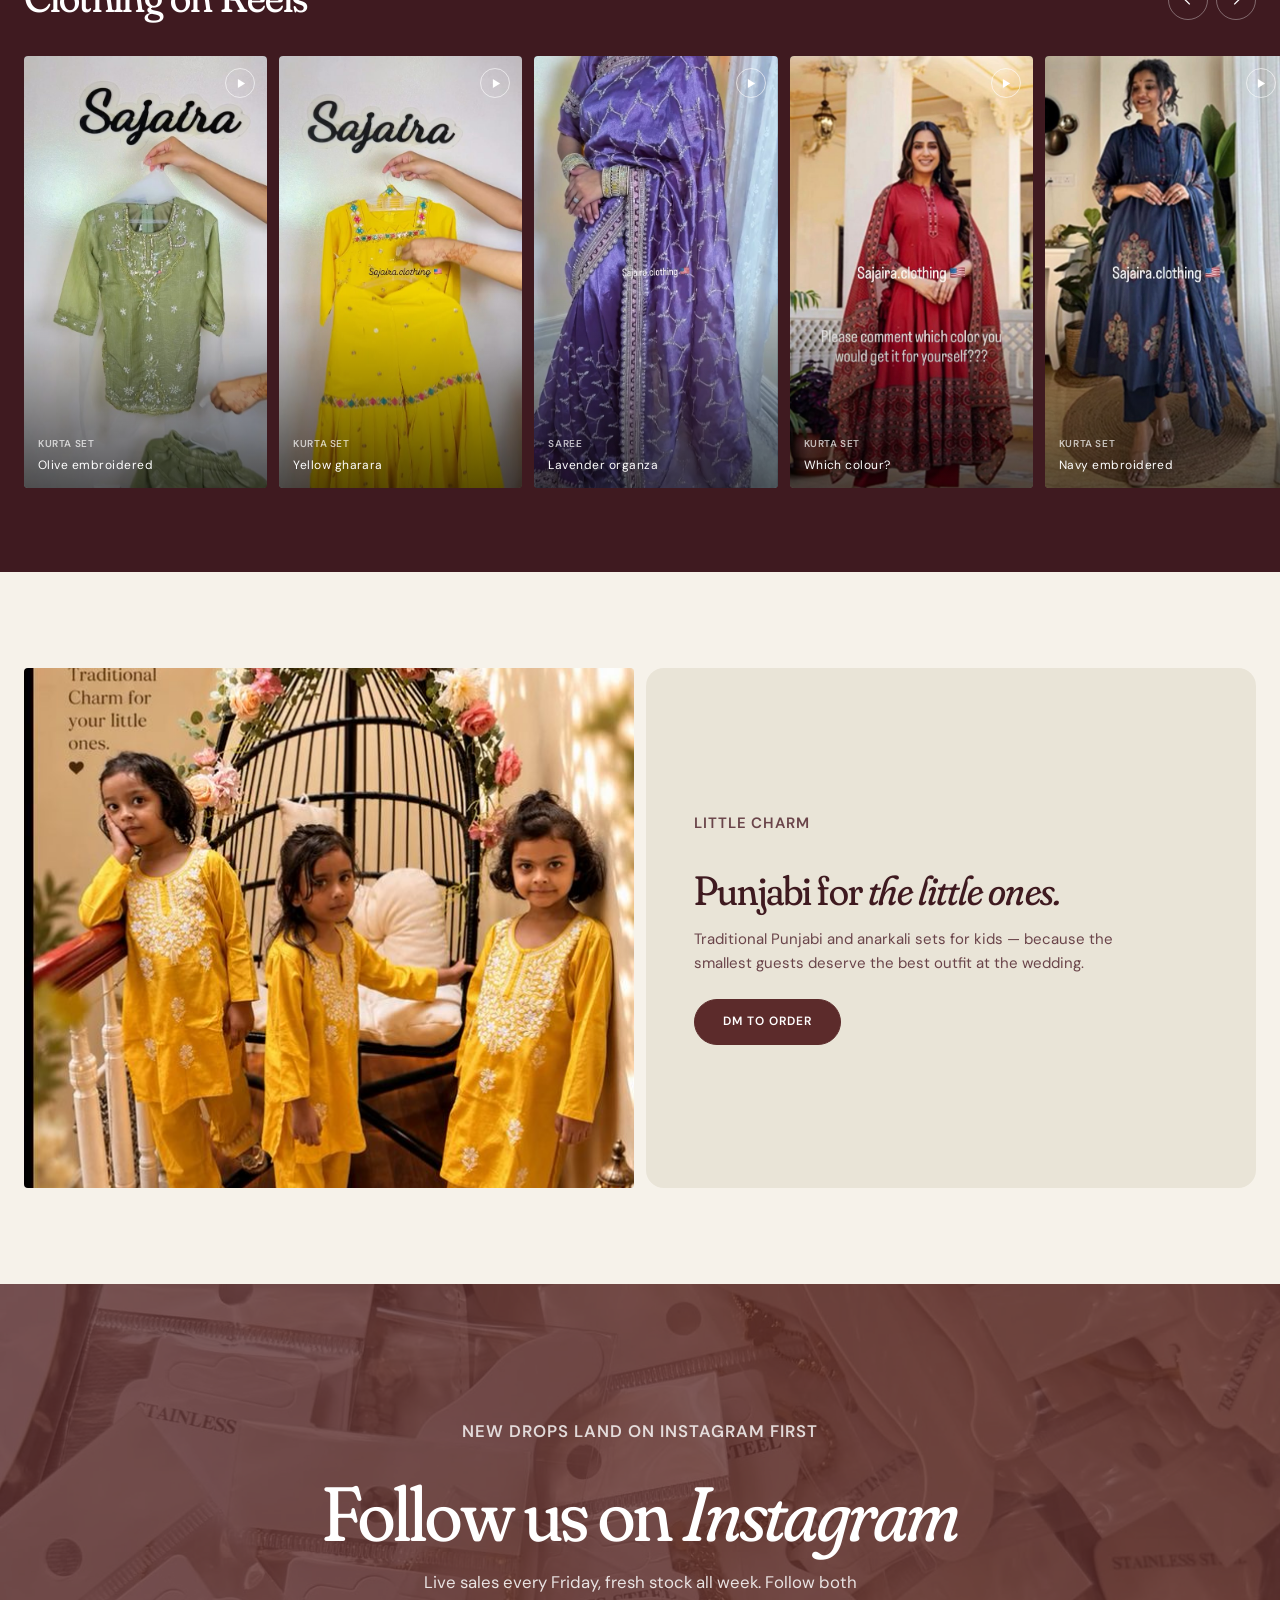
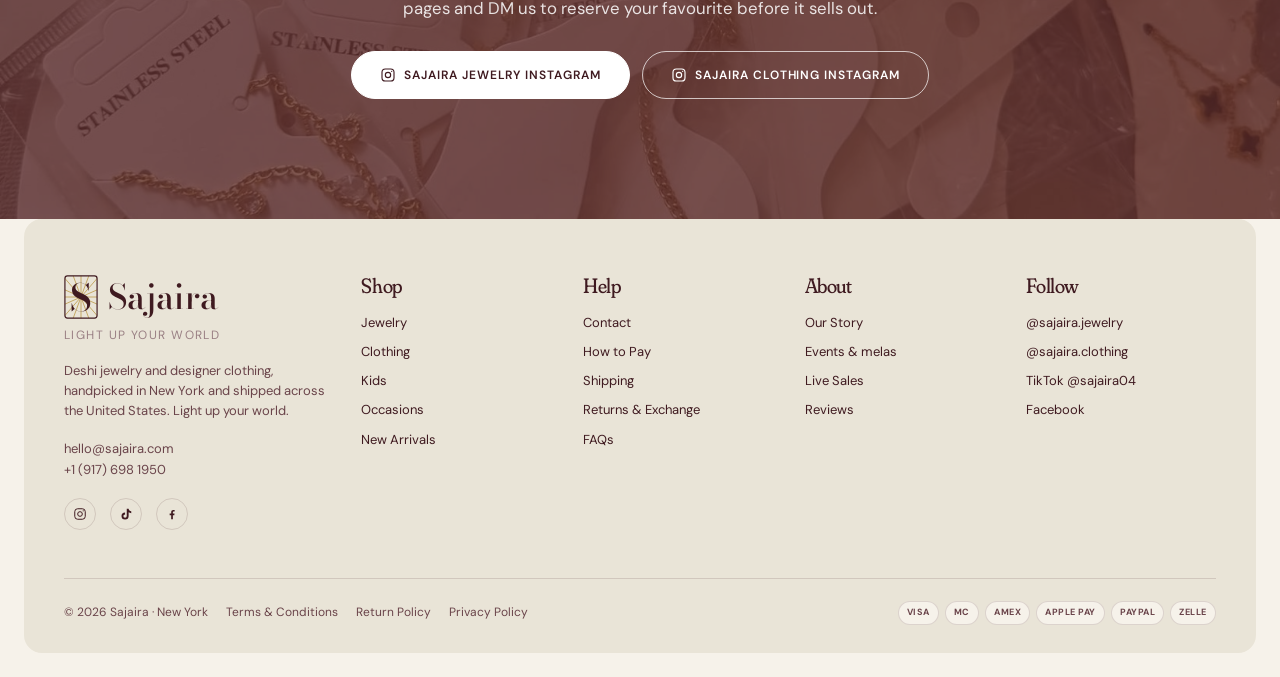
<file: clothing.html>
<!doctype html>
<html lang="en">
<head>
<meta charset="utf-8">
<meta name="viewport" content="width=device-width, initial-scale=1">
<title>Clothing — Sajaira</title>
<meta name="description" content="Designer sarees, embroidered kurta sets, lawn suits and kids' Punjabi. Handpicked in New York, shipped across the US.">
<link rel="icon" href="images/brand/favicon.svg" type="image/svg+xml">
<link rel="preconnect" href="https://fonts.googleapis.com">
<link rel="preconnect" href="https://fonts.gstatic.com" crossorigin>
<link href="https://fonts.googleapis.com/css2?family=Fraunces:ital,opsz,wght@0,9..144,400;0,9..144,500;1,9..144,400&family=DM+Sans:wght@400;500;600;700&family=Bodoni+Moda:wght@500;600&display=swap" rel="stylesheet">
<link rel="stylesheet" href="css/style.css?v=1789498711">
</head>
<body>
<div class="preloader" aria-hidden="true"><div class="word"><span>Sajaira</span></div><div class="bar"></div></div>
<header class="site-header">
  <div class="announce"><span class="msg"><strong>Free shipping</strong> on orders over $100<span class="msg-l"> &nbsp;·&nbsp; $5 flat rate otherwise &nbsp;·&nbsp; DM on Instagram to order</span></span><button class="close" aria-label="Dismiss"><svg viewBox="0 0 20 20" fill="none" stroke="currentColor" stroke-width="1.5"><path d="M4 4l12 12M16 4L4 16"/></svg></button></div>
  <div class="nav-card">
    <button class="burger" aria-label="Open menu"><span></span><span></span><span></span></button>
    <nav class="nav-links">
      <a href="jewelry.html">Jewelry</a>
      <a href="clothing.html" class="active">Clothing</a>
    </nav>
    <a class="brand" href="index.html"><svg class="mono" viewBox="0 0 40 52" aria-hidden="true"><defs><clipPath id="mc"><rect x="1" y="1" width="38" height="50" rx="3"/></clipPath></defs><g clip-path="url(#mc)" stroke="#b8923a" stroke-width=".9" opacity=".95"><g transform="translate(20 26)"><line x1="0" y1="0" x2="0" y2="-40"/><line x1="0" y1="0" x2="14" y2="-38"/><line x1="0" y1="0" x2="26" y2="-30"/><line x1="0" y1="0" x2="36" y2="-16"/><line x1="0" y1="0" x2="40" y2="0"/><line x1="0" y1="0" x2="36" y2="16"/><line x1="0" y1="0" x2="26" y2="30"/><line x1="0" y1="0" x2="14" y2="38"/><line x1="0" y1="0" x2="0" y2="40"/><line x1="0" y1="0" x2="-14" y2="38"/><line x1="0" y1="0" x2="-26" y2="30"/><line x1="0" y1="0" x2="-36" y2="16"/><line x1="0" y1="0" x2="-40" y2="0"/><line x1="0" y1="0" x2="-36" y2="-16"/><line x1="0" y1="0" x2="-26" y2="-30"/><line x1="0" y1="0" x2="-14" y2="-38"/></g></g><rect x="1" y="1" width="38" height="50" rx="3" fill="none" stroke="currentColor" stroke-width="1.4"/><text x="20" y="43" text-anchor="middle" font-family="Bodoni Moda, Didot, serif" font-weight="600" font-size="44" fill="currentColor">S</text></svg><span>Sajaira</span></a>
    <div class="nav-utils">
      <a class="text" href="about.html">About</a>
      <a class="icon-btn" href="https://www.instagram.com/sajaira.jewelry/" target="_blank" rel="noopener" aria-label="Instagram"><svg viewBox="0 0 24 24" fill="none" stroke="currentColor" stroke-width="1.7"><rect x="3" y="3" width="18" height="18" rx="5"/><circle cx="12" cy="12" r="4"/><circle cx="17.5" cy="6.5" r="1" fill="currentColor" stroke="none"/></svg><span class="text">Instagram</span></a>
    </div>
  </div>
</header>
<div class="drawer" aria-hidden="true">
  <div class="scrim"></div>
  <div class="panel">
    <a class="brand" href="index.html"><svg class="mono" viewBox="0 0 40 52" aria-hidden="true"><defs><clipPath id="mc"><rect x="1" y="1" width="38" height="50" rx="3"/></clipPath></defs><g clip-path="url(#mc)" stroke="#b8923a" stroke-width=".9" opacity=".95"><g transform="translate(20 26)"><line x1="0" y1="0" x2="0" y2="-40"/><line x1="0" y1="0" x2="14" y2="-38"/><line x1="0" y1="0" x2="26" y2="-30"/><line x1="0" y1="0" x2="36" y2="-16"/><line x1="0" y1="0" x2="40" y2="0"/><line x1="0" y1="0" x2="36" y2="16"/><line x1="0" y1="0" x2="26" y2="30"/><line x1="0" y1="0" x2="14" y2="38"/><line x1="0" y1="0" x2="0" y2="40"/><line x1="0" y1="0" x2="-14" y2="38"/><line x1="0" y1="0" x2="-26" y2="30"/><line x1="0" y1="0" x2="-36" y2="16"/><line x1="0" y1="0" x2="-40" y2="0"/><line x1="0" y1="0" x2="-36" y2="-16"/><line x1="0" y1="0" x2="-26" y2="-30"/><line x1="0" y1="0" x2="-14" y2="-38"/></g></g><rect x="1" y="1" width="38" height="50" rx="3" fill="none" stroke="currentColor" stroke-width="1.4"/><text x="20" y="43" text-anchor="middle" font-family="Bodoni Moda, Didot, serif" font-weight="600" font-size="44" fill="currentColor">S</text></svg><span>Sajaira</span></a>
    <button class="close-x" aria-label="Close menu"><svg viewBox="0 0 20 20" fill="none" stroke="currentColor" stroke-width="1.5"><path d="M4 4l12 12M16 4L4 16"/></svg></button>
    <nav>
      <a href="index.html">Home</a>
      <a href="jewelry.html">Jewelry</a>
      <a href="clothing.html">Clothing</a>
      <a href="about.html">About</a>
      <a href="policy.html">Policies</a>
    </nav>
    <div class="small">
      <a href="https://www.instagram.com/sajaira.jewelry/" target="_blank" rel="noopener">@sajaira.jewelry</a>
      <a href="https://www.instagram.com/sajaira.clothing/" target="_blank" rel="noopener">@sajaira.clothing</a>
    </div>
  </div>
</div>
<main>
<section class="collection-hero">
  <video autoplay muted loop playsinline poster="images/posters/saree-red-fabric.jpg"><source src="video/brand/saree-red-fabric.mp4" type="video/mp4"></video>
  <div class="inner">
    <div><p class="eyebrow light">Collection 02</p><h1><em>Clothing</em></h1><p class="sub">Designer sarees, hand-embroidered kurta sets, printed lawn suits and Punjabi for the little ones.</p></div>
    <span class="count">14 styles &middot; DM to order</span>
  </div>
</section>

<section class="block tight">
  <div class="chips reveal" data-target="#cgrid">
    <button class="active" data-filter="all">All</button><button data-filter="sarees">Sarees</button><button data-filter="kurtas">Kurta Sets</button><button data-filter="lawn">Lawn Suits</button><button data-filter="kids">Kids</button>
  </div>
  <div class="pgrid" id="cgrid">
      <article class="product reveal " data-cat="sarees">
        <a class="product-media" href="https://www.instagram.com/sajaira.clothing/" target="_blank" rel="noopener">
          <img class="main" src="images/brand/saree-purple-poster.jpg" alt="Purple Zari Saree" loading="lazy"><img class="alt" src="images/posters/saree-purple-model.jpg" alt="" loading="lazy">
          <span class="pill dark tag">New</span>
          <span class="dm">DM to order</span>
        </a>
        <h3>Purple Zari Saree</h3>
        <p class="price">$145</p>
        <div class="swatches"><i style="--c:#5b2a7a"></i><i style="--c:#d0a24a"></i></div>
      </article>
      <article class="product reveal " data-cat="sarees">
        <a class="product-media" href="https://www.instagram.com/sajaira.clothing/" target="_blank" rel="noopener">
          <img class="main" src="images/brand/saree-pier.jpg" alt="Champagne Sequin Saree" loading="lazy"><img class="alt" src="images/posters/saree-gold-model.jpg" alt="" loading="lazy">
          
          <span class="dm">DM to order</span>
        </a>
        <h3>Champagne Sequin Saree</h3>
        <p class="price">$165</p>
        <div class="swatches"><i style="--c:#d9c5a3"></i></div>
      </article>
      <article class="product reveal " data-cat="sarees">
        <a class="product-media" href="https://www.instagram.com/sajaira.clothing/" target="_blank" rel="noopener">
          <img class="main" src="images/posters/saree-pink-model.jpg" alt="Pink Tissue Saree" loading="lazy"><img class="alt" src="images/posters/saree-brown-poster.jpg" alt="" loading="lazy">
          <span class="pill dark tag">New</span>
          <span class="dm">DM to order</span>
        </a>
        <h3>Pink Tissue Saree</h3>
        <p class="price">$150</p>
        <div class="swatches"><i style="--c:#e6b3c0"></i><i style="--c:#8b5a3c"></i></div>
      </article>
      <article class="product reveal " data-cat="sarees">
        <a class="product-media" href="https://www.instagram.com/sajaira.clothing/" target="_blank" rel="noopener">
          <img class="main" src="images/posters/saree-lavender-model.jpg" alt="Lavender Organza Saree" loading="lazy"><img class="alt" src="images/posters/saree-purple-model.jpg" alt="" loading="lazy">
          
          <span class="dm">DM to order</span>
        </a>
        <h3>Lavender Organza Saree</h3>
        <p class="price">$155</p>
        <div class="swatches"><i style="--c:#b39ddb"></i></div>
      </article>
      <article class="product reveal " data-cat="kurtas">
        <a class="product-media" href="https://www.instagram.com/sajaira.clothing/" target="_blank" rel="noopener">
          <img class="main" src="images/brand/kurta-mint-model.jpg" alt="Mint Embroidered Kurta Set" loading="lazy"><img class="alt" src="images/brand/kurta-white-model.jpg" alt="" loading="lazy">
          <span class="pill dark tag">New</span>
          <span class="dm">DM to order</span>
        </a>
        <h3>Mint Embroidered Kurta Set</h3>
        <p class="price">$120</p>
        <div class="swatches"><i style="--c:#cfe3df"></i><i style="--c:#f4f4f4"></i></div>
      </article>
      <article class="product reveal " data-cat="kurtas">
        <a class="product-media" href="https://www.instagram.com/sajaira.clothing/" target="_blank" rel="noopener">
          <img class="main" src="images/brand/kurta-black-model.jpg" alt="Black Zari Kurta Set" loading="lazy"><img class="alt" src="images/posters/kurta-black-embroidered.jpg" alt="" loading="lazy">
          
          <span class="dm">DM to order</span>
        </a>
        <h3>Black Zari Kurta Set</h3>
        <p class="price">$135</p>
        <div class="swatches"><i style="--c:#1c1b1a"></i></div>
      </article>
      <article class="product reveal " data-cat="kurtas">
        <a class="product-media" href="https://www.instagram.com/sajaira.clothing/" target="_blank" rel="noopener">
          <img class="main" src="images/brand/kurta-white-model.jpg" alt="White Chikankari Set" loading="lazy"><img class="alt" src="images/brand/kurta-mint-model.jpg" alt="" loading="lazy">
          
          <span class="dm">DM to order</span>
        </a>
        <h3>White Chikankari Set</h3>
        <p class="price">$125</p>
        <div class="swatches"><i style="--c:#f4f4f4"></i></div>
      </article>
      <article class="product reveal " data-cat="kurtas">
        <a class="product-media" href="https://www.instagram.com/sajaira.clothing/" target="_blank" rel="noopener">
          <img class="main" src="images/posters/kurta-green.jpg" alt="Olive Embroidered Kurta" loading="lazy"><img class="alt" src="images/posters/kurta-yellow.jpg" alt="" loading="lazy">
          <span class="pill dark tag">New</span>
          <span class="dm">DM to order</span>
        </a>
        <h3>Olive Embroidered Kurta</h3>
        <p class="price">$110</p>
        <div class="swatches"><i style="--c:#8fa35a"></i><i style="--c:#f2c230"></i></div>
      </article>
      <article class="product reveal " data-cat="kurtas lawn">
        <a class="product-media" href="https://www.instagram.com/sajaira.clothing/" target="_blank" rel="noopener">
          <img class="main" src="images/brand/kurta-blue-model.jpg" alt="Blue Printed Palazzo Set" loading="lazy"><img class="alt" src="images/brand/kurta-blue-flat.jpg" alt="" loading="lazy">
          
          <span class="dm">DM to order</span>
        </a>
        <h3>Blue Printed Palazzo Set</h3>
        <p class="price">$98</p>
        <div class="swatches"><i style="--c:#3f6fb5"></i></div>
      </article>
      <article class="product reveal " data-cat="lawn">
        <a class="product-media" href="https://www.instagram.com/sajaira.clothing/" target="_blank" rel="noopener">
          <img class="main" src="images/brand/kurta-purple-flat.jpg" alt="Lilac Lawn Suit" loading="lazy"><img class="alt" src="images/brand/kurta-grey-flat.jpg" alt="" loading="lazy">
          <span class="pill dark tag">New</span>
          <span class="dm">DM to order</span>
        </a>
        <h3>Lilac Lawn Suit</h3>
        <p class="price">$95</p>
        <div class="swatches"><i style="--c:#b39ddb"></i><i style="--c:#9aa7b8"></i></div>
      </article>
      <article class="product reveal " data-cat="lawn">
        <a class="product-media" href="https://www.instagram.com/sajaira.clothing/" target="_blank" rel="noopener">
          <img class="main" src="images/brand/kurta-grey-flat.jpg" alt="Grey Chikan Lawn Suit" loading="lazy"><img class="alt" src="images/brand/kurta-blue-flat.jpg" alt="" loading="lazy">
          
          <span class="dm">DM to order</span>
        </a>
        <h3>Grey Chikan Lawn Suit</h3>
        <p class="price">$95</p>
        <div class="swatches"><i style="--c:#9aa7b8"></i></div>
      </article>
      <article class="product reveal " data-cat="lawn">
        <a class="product-media" href="https://www.instagram.com/sajaira.clothing/" target="_blank" rel="noopener">
          <img class="main" src="images/brand/kurta-floral-flat.jpg" alt="Floral Lawn Suit" loading="lazy"><img class="alt" src="images/posters/lawn-set-flat.jpg" alt="" loading="lazy">
          
          <span class="dm">DM to order</span>
        </a>
        <h3>Floral Lawn Suit</h3>
        <p class="price">$92</p>
        <div class="swatches"><i style="--c:#e88fb0"></i><i style="--c:#7fa6cc"></i></div>
      </article>
      <article class="product reveal " data-cat="kids">
        <a class="product-media" href="https://www.instagram.com/sajaira.clothing/" target="_blank" rel="noopener">
          <img class="main" src="images/posters/kids-boy-poster.jpg" alt="Little Charm Punjabi" loading="lazy"><img class="alt" src="images/posters/kids-punjabi-poster.jpg" alt="" loading="lazy">
          <span class="pill dark tag">New</span>
          <span class="dm">DM to order</span>
        </a>
        <h3>Little Charm Punjabi</h3>
        <p class="price">$55</p>
        <div class="swatches"><i style="--c:#3f6fb5"></i><i style="--c:#f4f4f4"></i></div>
      </article>
      <article class="product reveal " data-cat="kids">
        <a class="product-media" href="https://www.instagram.com/sajaira.clothing/" target="_blank" rel="noopener">
          <img class="main" src="images/posters/kids-yellow.jpg" alt="Kids Yellow Anarkali" loading="lazy"><img class="alt" src="images/posters/kids-punjabi-poster.jpg" alt="" loading="lazy">
          
          <span class="dm">DM to order</span>
        </a>
        <h3>Kids Yellow Anarkali</h3>
        <p class="price">$60</p>
        <div class="swatches"><i style="--c:#f2c230"></i></div>
      </article>
  </div>
</section>

<section class="block tight" id="sarees">
  <div class="split reveal">
    <div class="panel">
      <p class="eyebrow">Sarees</p>
      <h2>Grace in <em>every</em> drape.</h2>
      <p>Tissue, organza and zari sarees photographed on real bodies in real light. Blouse pieces included; stitching available on request.</p>
      <a class="btn btn-dark" href="https://www.instagram.com/sajaira.clothing/" target="_blank" rel="noopener">DM to order</a>
      <button class="play" data-play="video/brand/saree-pink-model.mp4" data-portrait style="display:inline-flex;align-items:center;gap:10px;font-size:11px;letter-spacing:.16em;text-transform:uppercase;margin-top:18px"><i style="width:28px;height:28px;border-radius:50%;border:1px solid var(--ink);display:grid;place-items:center"><svg viewBox="0 0 10 10" style="width:9px;height:9px;fill:var(--ink);margin-left:2px"><path d="M1 0l8 5-8 5z"/></svg></i>Watch the drape</button>
    </div>
    <figure><video autoplay muted loop playsinline poster="images/posters/saree-purple-model.jpg"><source src="video/brand/saree-purple-model.mp4" type="video/mp4"></video></figure>
  </div>
</section>

<section class="block tight" id="kurtas" style="padding-top:0">
  <div class="split flip reveal">
    <div class="panel">
      <p class="eyebrow">Kurta sets</p>
      <h2>Timeless black, <em>golden grace.</em></h2>
      <p>Hand-embroidered three-piece sets — kurta, trousers and dupatta — in sizes S to XL. Soft, comfortable fabrics made for long evenings.</p>
      <a class="btn btn-dark" href="https://www.instagram.com/sajaira.clothing/" target="_blank" rel="noopener">DM to order</a>
    </div>
    <figure><img src="images/brand/kurta-black-model.jpg" alt=""></figure>
  </div>
</section>

<section class="block tight" id="lawn" style="padding-top:0">
  <div class="split reveal">
    <div class="panel">
      <p class="eyebrow">Lawn suits</p>
      <h2>Printed, breezy, <em>everyday.</em></h2>
      <p>Unstitched and ready-to-wear lawn in lilac, grey, sky and floral prints. The easiest thing to throw on for brunch, work and Eid mornings.</p>
      <a class="btn btn-dark" href="https://www.instagram.com/sajaira.clothing/" target="_blank" rel="noopener">DM to order</a>
    </div>
    <figure><img src="images/brand/kurta-floral-flat.jpg" alt=""></figure>
  </div>
</section>

<section class="reels-sec" id="creels">
  <div class="carousel-wrap">
    <div class="section-head reveal">
      <div><p class="eyebrow">@sajaira.clothing</p><h2 class="title-lg">Clothing on Reels</h2></div>
      <div class="arrows"><button class="arrow-btn c-prev" aria-label="Previous"><svg viewBox="0 0 16 16" fill="none" stroke="currentColor" stroke-width="1.5"><path d="M10 3L5 8l5 5"/></svg></button><button class="arrow-btn c-next" aria-label="Next"><svg viewBox="0 0 16 16" fill="none" stroke="currentColor" stroke-width="1.5"><path d="M6 3l5 5-5 5"/></svg></button></div>
    </div>
    <div class="reels carousel">
      <div class="reel reveal" data-play="video/brand/kurta-green.mp4" data-portrait>
        <img src="images/posters/kurta-green.jpg" alt="" loading="lazy"><video muted loop playsinline preload="none" poster="images/posters/kurta-green.jpg"><source src="video/brand/kurta-green.mp4" type="video/mp4"></video>
        <span class="pl"><svg viewBox="0 0 10 10"><path d="M1 0l8 5-8 5z"/></svg></span>
        <div class="cap"><small>Kurta set</small>Olive embroidered</div>
      </div>
      <div class="reel reveal" data-play="video/brand/kurta-yellow.mp4" data-portrait>
        <img src="images/posters/kurta-yellow.jpg" alt="" loading="lazy"><video muted loop playsinline preload="none" poster="images/posters/kurta-yellow.jpg"><source src="video/brand/kurta-yellow.mp4" type="video/mp4"></video>
        <span class="pl"><svg viewBox="0 0 10 10"><path d="M1 0l8 5-8 5z"/></svg></span>
        <div class="cap"><small>Kurta set</small>Yellow gharara</div>
      </div>
      <div class="reel reveal" data-play="video/brand/saree-lavender-model.mp4" data-portrait>
        <img src="images/posters/saree-lavender-model.jpg" alt="" loading="lazy"><video muted loop playsinline preload="none" poster="images/posters/saree-lavender-model.jpg"><source src="video/brand/saree-lavender-model.mp4" type="video/mp4"></video>
        <span class="pl"><svg viewBox="0 0 10 10"><path d="M1 0l8 5-8 5z"/></svg></span>
        <div class="cap"><small>Saree</small>Lavender organza</div>
      </div>
      <div class="reel reveal" data-play="video/brand/kurta-red-model.mp4" data-portrait>
        <img src="images/posters/kurta-red-model.jpg" alt="" loading="lazy"><video muted loop playsinline preload="none" poster="images/posters/kurta-red-model.jpg"><source src="video/brand/kurta-red-model.mp4" type="video/mp4"></video>
        <span class="pl"><svg viewBox="0 0 10 10"><path d="M1 0l8 5-8 5z"/></svg></span>
        <div class="cap"><small>Kurta set</small>Which colour?</div>
      </div>
      <div class="reel reveal" data-play="video/brand/kurta-navy-model.mp4" data-portrait>
        <img src="images/posters/kurta-navy-model.jpg" alt="" loading="lazy"><video muted loop playsinline preload="none" poster="images/posters/kurta-navy-model.jpg"><source src="video/brand/kurta-navy-model.mp4" type="video/mp4"></video>
        <span class="pl"><svg viewBox="0 0 10 10"><path d="M1 0l8 5-8 5z"/></svg></span>
        <div class="cap"><small>Kurta set</small>Navy embroidered</div>
      </div>
      <div class="reel reveal" data-play="video/brand/kurta-floral-model.mp4" data-portrait>
        <img src="images/posters/kurta-floral-model.jpg" alt="" loading="lazy"><video muted loop playsinline preload="none" poster="images/posters/kurta-floral-model.jpg"><source src="video/brand/kurta-floral-model.mp4" type="video/mp4"></video>
        <span class="pl"><svg viewBox="0 0 10 10"><path d="M1 0l8 5-8 5z"/></svg></span>
        <div class="cap"><small>Lawn</small>Floral print</div>
      </div>
      <div class="reel reveal" data-play="video/brand/saree-gold-model.mp4" data-portrait>
        <img src="images/posters/saree-gold-model.jpg" alt="" loading="lazy"><video muted loop playsinline preload="none" poster="images/posters/saree-gold-model.jpg"><source src="video/brand/saree-gold-model.mp4" type="video/mp4"></video>
        <span class="pl"><svg viewBox="0 0 10 10"><path d="M1 0l8 5-8 5z"/></svg></span>
        <div class="cap"><small>Saree</small>Golden grace</div>
      </div>
      <div class="reel reveal" data-play="video/brand/kurta-black-embroidered.mp4" data-portrait>
        <img src="images/posters/kurta-black-embroidered.jpg" alt="" loading="lazy"><video muted loop playsinline preload="none" poster="images/posters/kurta-black-embroidered.jpg"><source src="video/brand/kurta-black-embroidered.mp4" type="video/mp4"></video>
        <span class="pl"><svg viewBox="0 0 10 10"><path d="M1 0l8 5-8 5z"/></svg></span>
        <div class="cap"><small>Kurta set</small>Black zari</div>
      </div>
    </div>
  </div>
</section>

<section class="block" id="kids">
  <div class="split flip reveal">
    <div class="panel">
      <p class="eyebrow">Little Charm</p>
      <h2>Punjabi for <em>the little ones.</em></h2>
      <p>Traditional Punjabi and anarkali sets for kids — because the smallest guests deserve the best outfit at the wedding.</p>
      <a class="btn btn-dark" href="https://www.instagram.com/sajaira.clothing/" target="_blank" rel="noopener">DM to order</a>
    </div>
    <figure><video autoplay muted loop playsinline poster="images/posters/kids-yellow.jpg"><source src="video/brand/kids-yellow.mp4" type="video/mp4"></video></figure>
  </div>
</section>

<section class="connect">
  <img src="images/brand/jewelry-tags.jpg" alt="">
  <div class="inner">
    <p class="eyebrow light reveal">New drops land on Instagram first</p>
    <h2 class="reveal" data-delay="1">Follow us on <em>Instagram</em></h2>
    <p class="reveal" data-delay="2">Live sales every Friday, fresh stock all week. Follow both pages and DM us to reserve your favourite before it sells out.</p>
    <div class="connect-actions reveal" data-delay="3">
      <a class="btn btn-light" href="https://www.instagram.com/sajaira.jewelry/" target="_blank" rel="noopener"><svg viewBox="0 0 24 24" fill="none" stroke="currentColor" stroke-width="1.7"><rect x="3" y="3" width="18" height="18" rx="5"/><circle cx="12" cy="12" r="4"/><circle cx="17.5" cy="6.5" r="1" fill="currentColor" stroke="none"/></svg> Sajaira Jewelry Instagram</a>
      <a class="btn btn-outline-light" href="https://www.instagram.com/sajaira.clothing/" target="_blank" rel="noopener"><svg viewBox="0 0 24 24" fill="none" stroke="currentColor" stroke-width="1.7"><rect x="3" y="3" width="18" height="18" rx="5"/><circle cx="12" cy="12" r="4"/><circle cx="17.5" cy="6.5" r="1" fill="currentColor" stroke="none"/></svg> Sajaira Clothing Instagram</a>
    </div>
  </div>
</section>
</main>
<footer class="site-footer">
  <div class="footer-card">
    <div class="footer-grid">
      <div class="footer-brand">
        <a class="brand" href="index.html"><svg class="mono" viewBox="0 0 40 52" aria-hidden="true"><defs><clipPath id="mc"><rect x="1" y="1" width="38" height="50" rx="3"/></clipPath></defs><g clip-path="url(#mc)" stroke="#b8923a" stroke-width=".9" opacity=".95"><g transform="translate(20 26)"><line x1="0" y1="0" x2="0" y2="-40"/><line x1="0" y1="0" x2="14" y2="-38"/><line x1="0" y1="0" x2="26" y2="-30"/><line x1="0" y1="0" x2="36" y2="-16"/><line x1="0" y1="0" x2="40" y2="0"/><line x1="0" y1="0" x2="36" y2="16"/><line x1="0" y1="0" x2="26" y2="30"/><line x1="0" y1="0" x2="14" y2="38"/><line x1="0" y1="0" x2="0" y2="40"/><line x1="0" y1="0" x2="-14" y2="38"/><line x1="0" y1="0" x2="-26" y2="30"/><line x1="0" y1="0" x2="-36" y2="16"/><line x1="0" y1="0" x2="-40" y2="0"/><line x1="0" y1="0" x2="-36" y2="-16"/><line x1="0" y1="0" x2="-26" y2="-30"/><line x1="0" y1="0" x2="-14" y2="-38"/></g></g><rect x="1" y="1" width="38" height="50" rx="3" fill="none" stroke="currentColor" stroke-width="1.4"/><text x="20" y="43" text-anchor="middle" font-family="Bodoni Moda, Didot, serif" font-weight="600" font-size="44" fill="currentColor">S</text></svg><span>Sajaira</span></a>
        <p class="tagline">Light up your world</p>
        <p>Deshi jewelry and designer clothing, handpicked in New York and shipped across the United States. Light up your world.</p>
        <p><a href="mailto:hello@sajaira.com">hello@sajaira.com</a><br><a href="tel:+19176981950">+1 (917) 698 1950</a></p>
        <div class="socials">
          <a href="https://www.instagram.com/sajaira.jewelry/" target="_blank" rel="noopener" aria-label="Instagram"><svg viewBox="0 0 24 24" fill="none" stroke="currentColor" stroke-width="1.7"><rect x="3" y="3" width="18" height="18" rx="5"/><circle cx="12" cy="12" r="4"/><circle cx="17.5" cy="6.5" r="1" fill="currentColor" stroke="none"/></svg></a>
          <a href="https://www.tiktok.com/@sajaira04" target="_blank" rel="noopener" aria-label="TikTok"><svg viewBox="0 0 24 24" fill="currentColor"><path d="M16.5 3c.4 2.4 1.9 4 4.5 4.3v3.2c-1.7 0-3.2-.5-4.5-1.4v6.4A6.1 6.1 0 1 1 10.4 9.4v3.3a2.9 2.9 0 1 0 2.9 2.9V3h3.2z"/></svg></a>
          <a href="https://www.facebook.com/SajairaJewelry/" target="_blank" rel="noopener" aria-label="Facebook"><svg viewBox="0 0 24 24" fill="currentColor"><path d="M13.5 21v-7h2.4l.4-3h-2.8V9.2c0-.9.3-1.5 1.5-1.5h1.5V5.1c-.3 0-1.2-.1-2.2-.1-2.2 0-3.7 1.3-3.7 3.8V11H8v3h2.6v7h2.9z"/></svg></a>
        </div>
      </div>
      <div><h4>Shop</h4><ul><li><a href="jewelry.html">Jewelry</a></li><li><a href="clothing.html">Clothing</a></li><li><a href="clothing.html#kids">Kids</a></li><li><a href="index.html#occasions">Occasions</a></li><li><a href="index.html#arrivals">New Arrivals</a></li></ul></div>
      <div><h4>Help</h4><ul><li><a href="about.html#contact">Contact</a></li><li><a href="about.html#payment">How to Pay</a></li><li><a href="policy.html#shipping">Shipping</a></li><li><a href="policy.html#returns">Returns &amp; Exchange</a></li><li><a href="policy.html#faq">FAQs</a></li></ul></div>
      <div><h4>About</h4><ul><li><a href="about.html">Our Story</a></li><li><a href="index.html#events">Events &amp; melas</a></li><li><a href="index.html#reels">Live Sales</a></li><li><a href="index.html#reviews">Reviews</a></li></ul></div>
      <div><h4>Follow</h4><ul><li><a href="https://www.instagram.com/sajaira.jewelry/" target="_blank" rel="noopener">@sajaira.jewelry</a></li><li><a href="https://www.instagram.com/sajaira.clothing/" target="_blank" rel="noopener">@sajaira.clothing</a></li><li><a href="https://www.tiktok.com/@sajaira04" target="_blank" rel="noopener">TikTok @sajaira04</a></li><li><a href="https://www.facebook.com/SajairaJewelry/" target="_blank" rel="noopener">Facebook</a></li></ul></div>
    </div>
    <div class="footer-bottom">
      <div class="legal">
        <span>&copy; 2026 Sajaira &middot; New York</span>
        <a href="policy.html#terms">Terms &amp; Conditions</a><a href="policy.html#returns">Return Policy</a><a href="policy.html#privacy">Privacy Policy</a>
      </div>
      <div class="pay"><span>VISA</span><span>MC</span><span>AMEX</span><span>APPLE PAY</span><span>PAYPAL</span><span>ZELLE</span></div>
    </div>
  </div>
</footer>
<button class="to-top">Back to top <svg viewBox="0 0 16 16" fill="none" stroke="currentColor" stroke-width="1.5"><path d="M8 14V2M4 6l4-4 4 4"/></svg></button>
<div class="modal" aria-hidden="true"><button class="close-x" aria-label="Close"><svg viewBox="0 0 20 20" fill="none" stroke="currentColor" stroke-width="1.5"><path d="M4 4l12 12M16 4L4 16"/></svg></button><video controls playsinline preload="none"></video></div>
<script src="js/main.js?v=1789498711"></script>
</body>
</html>
</file>
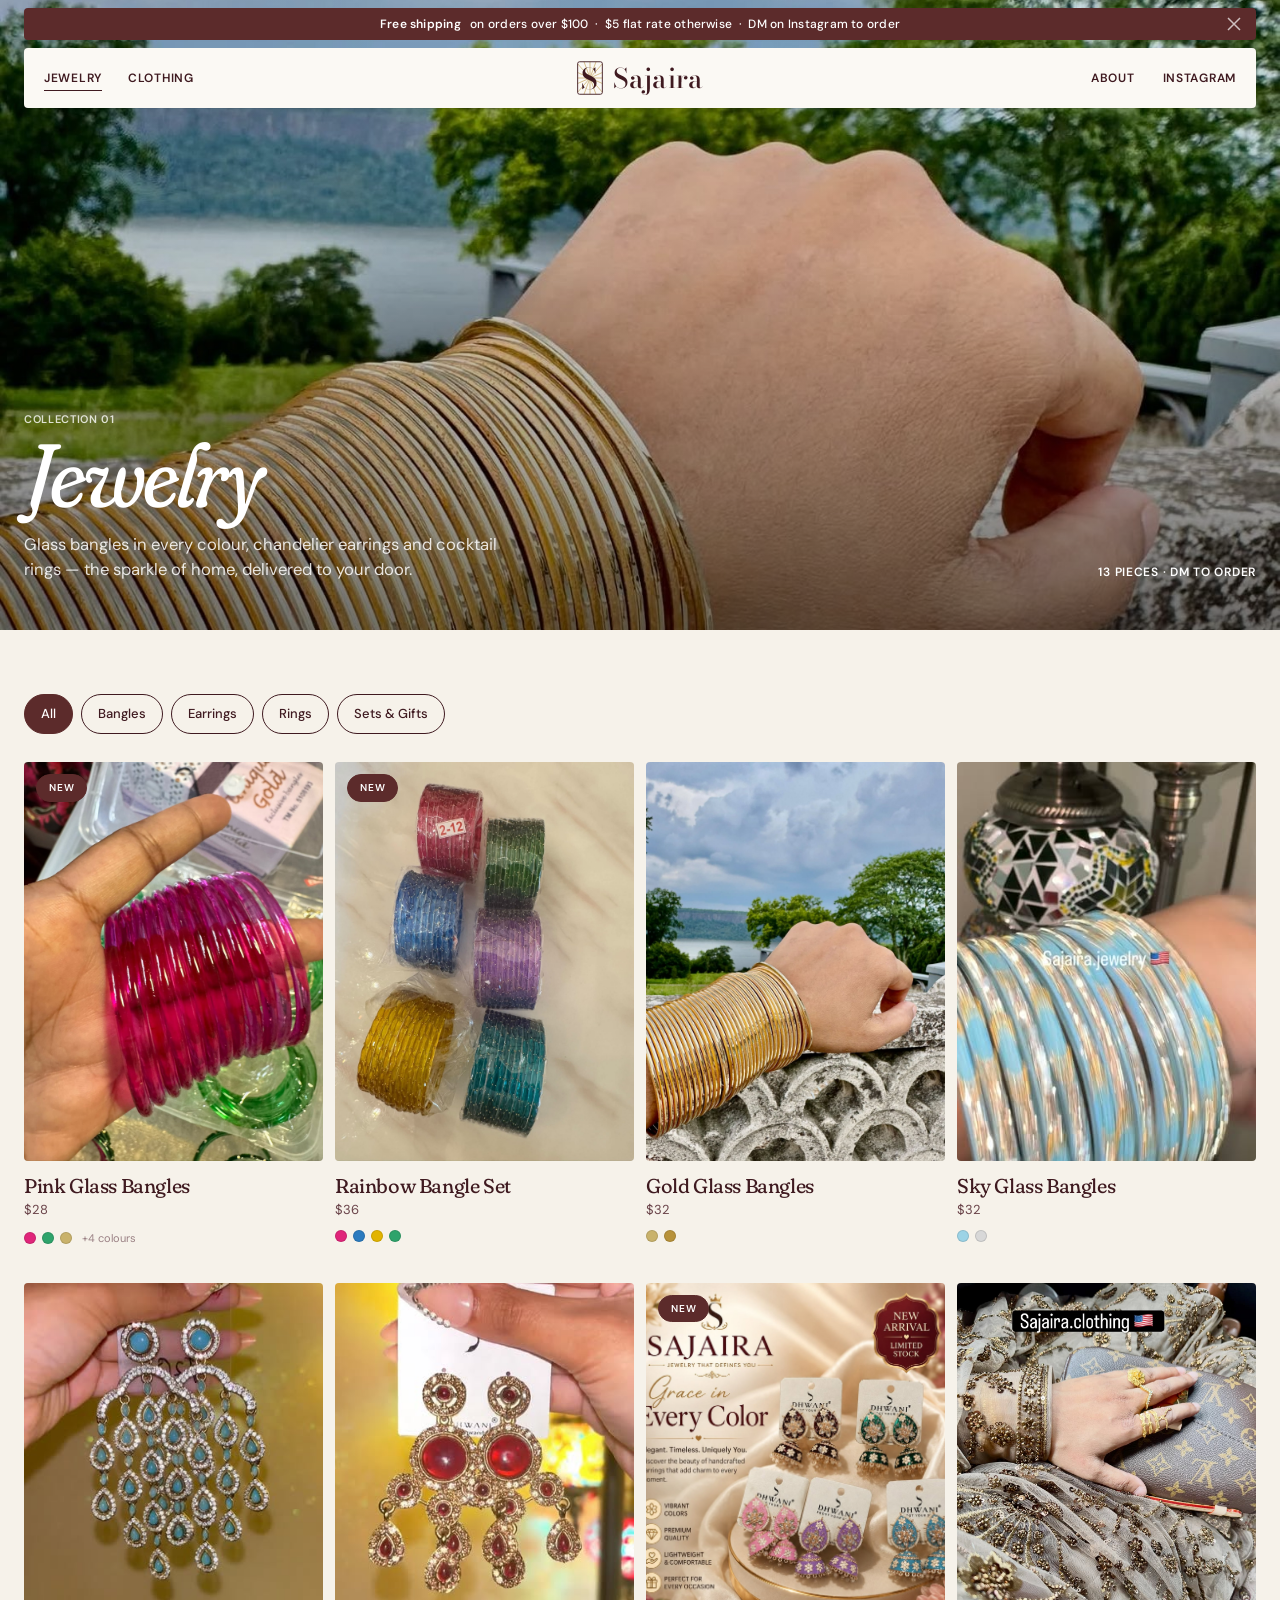
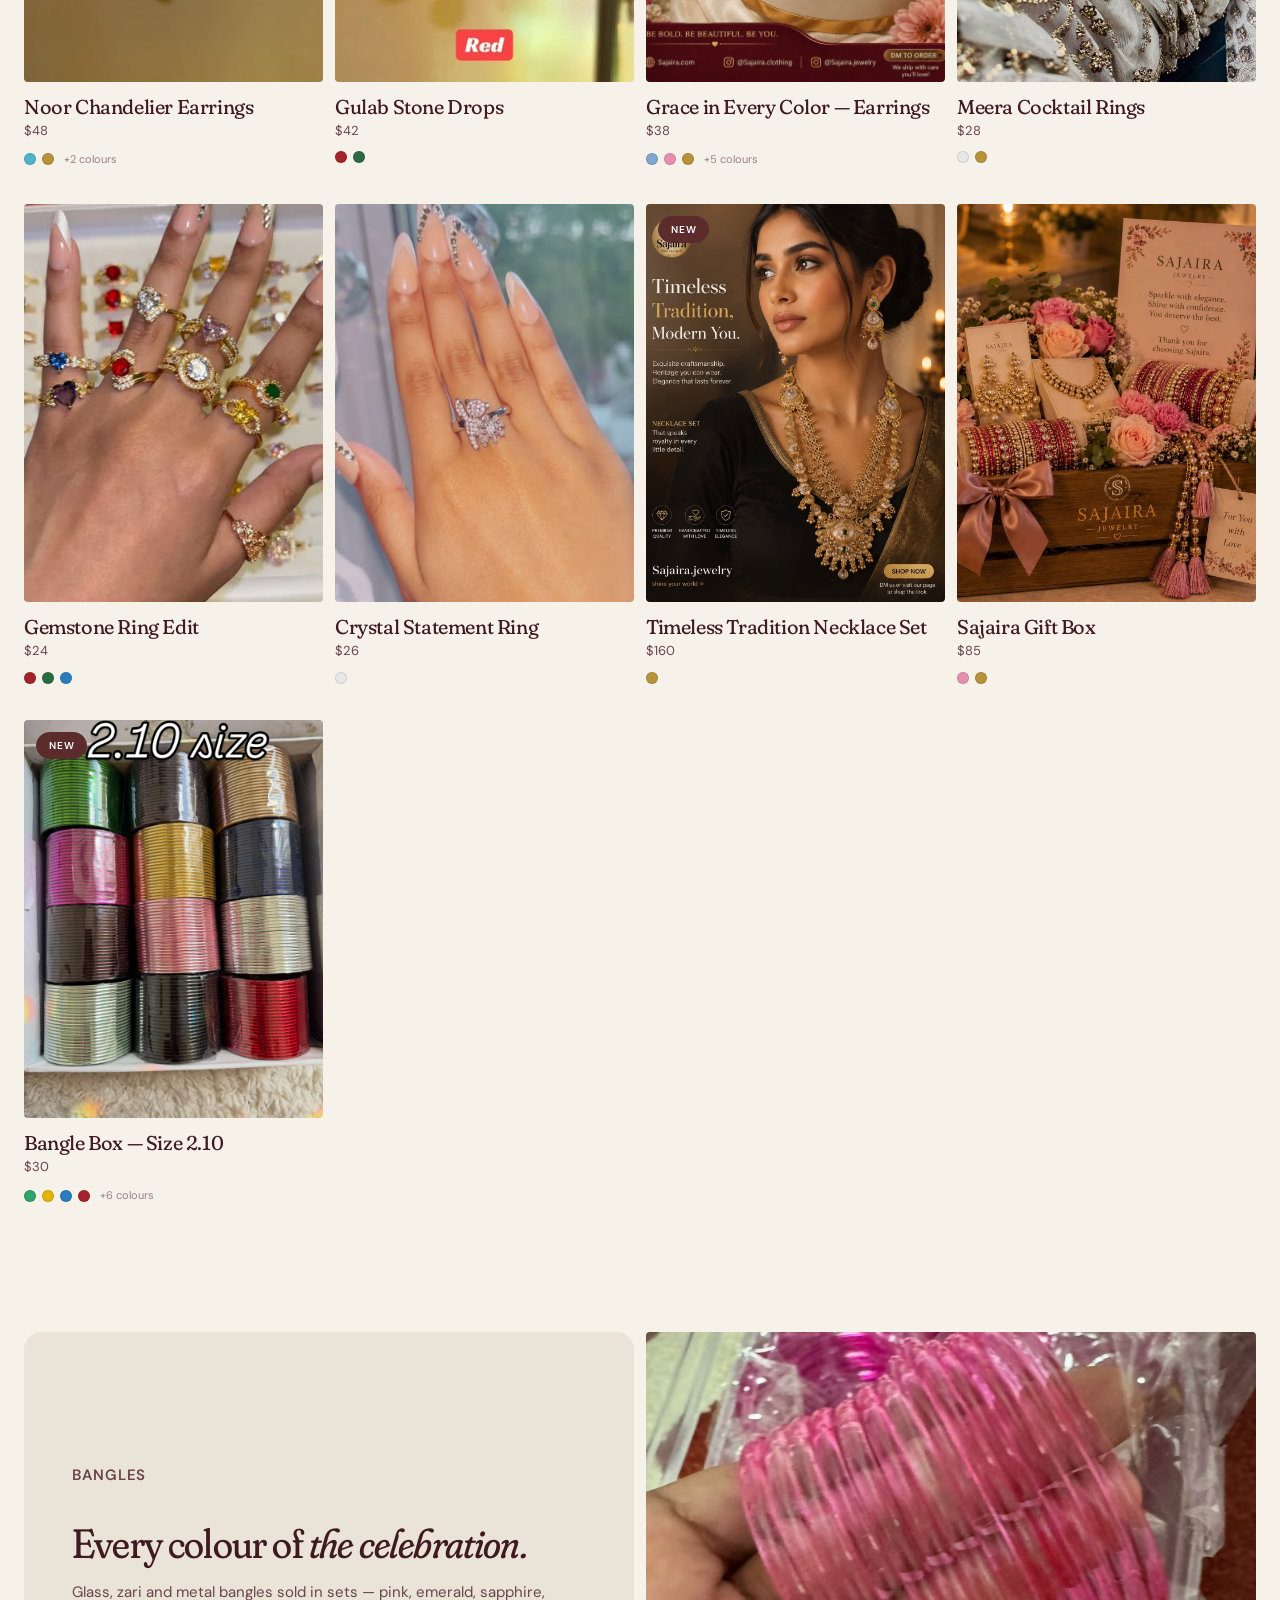
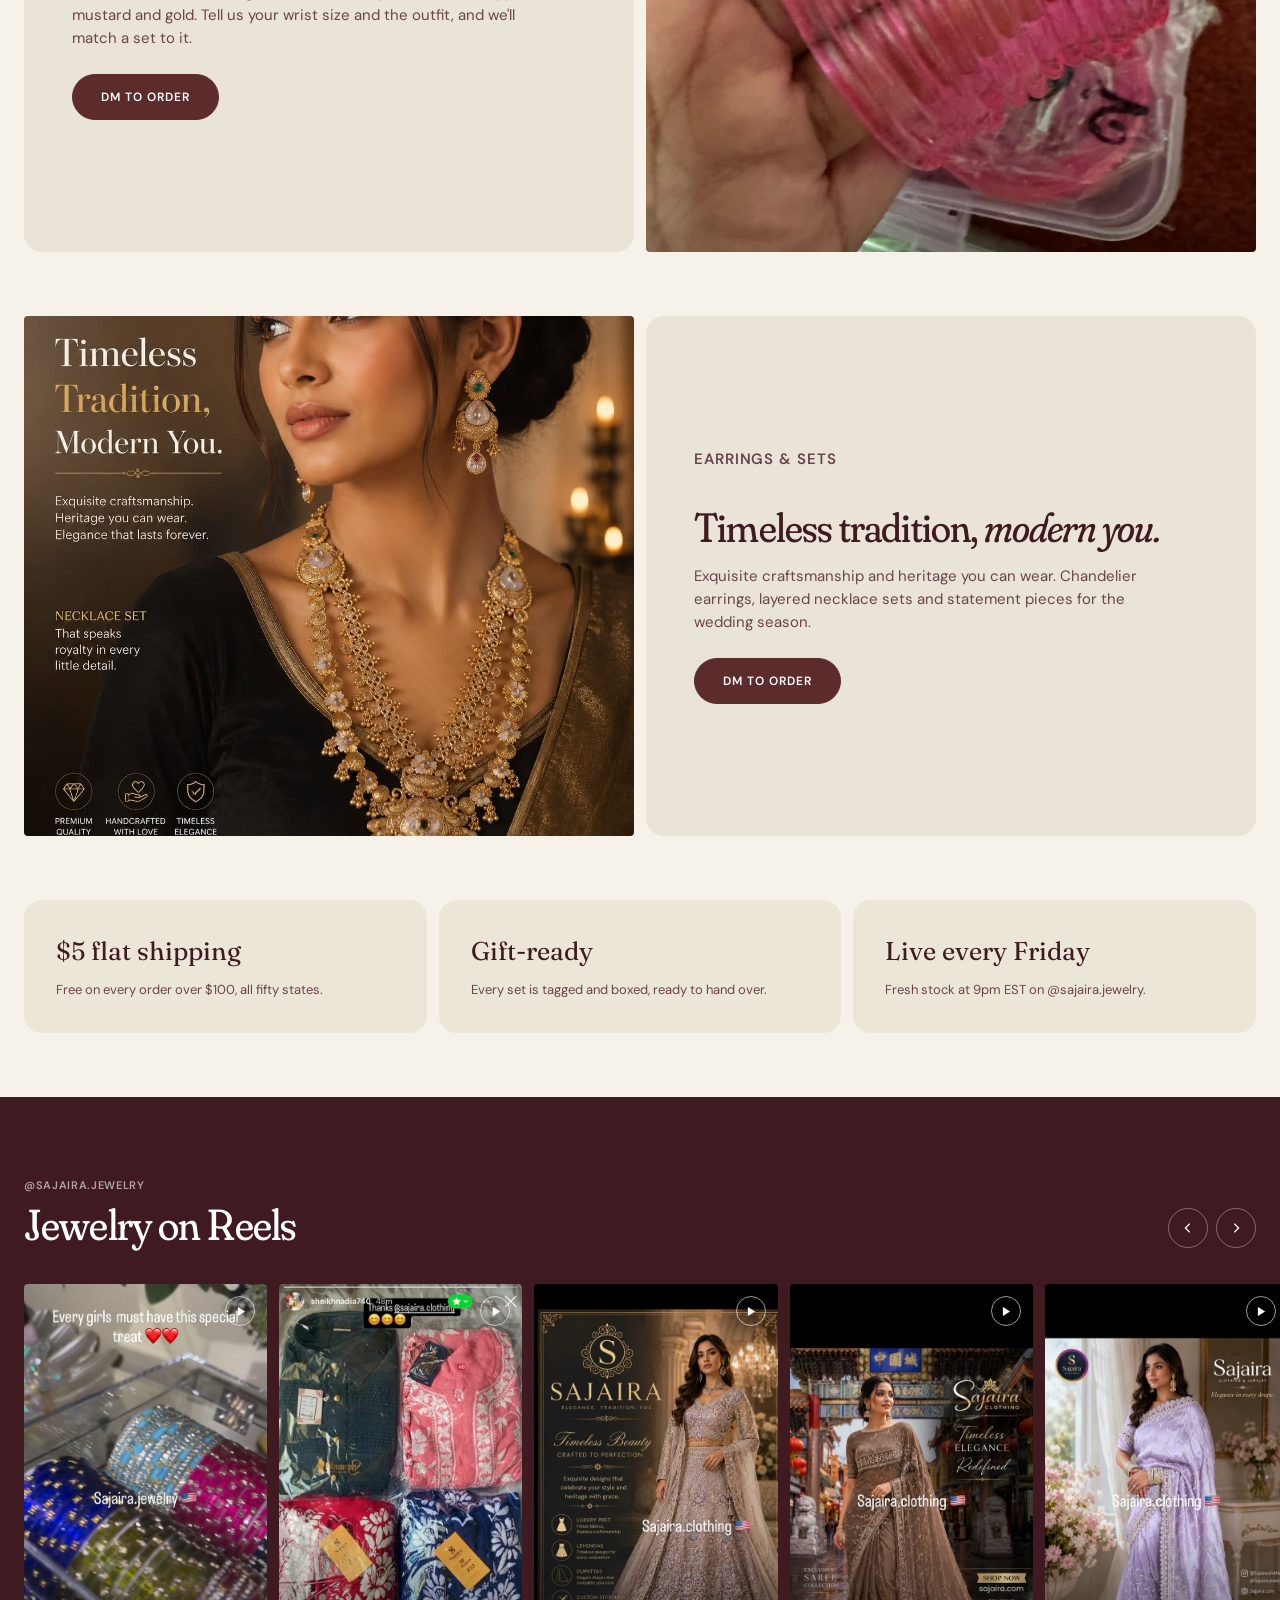
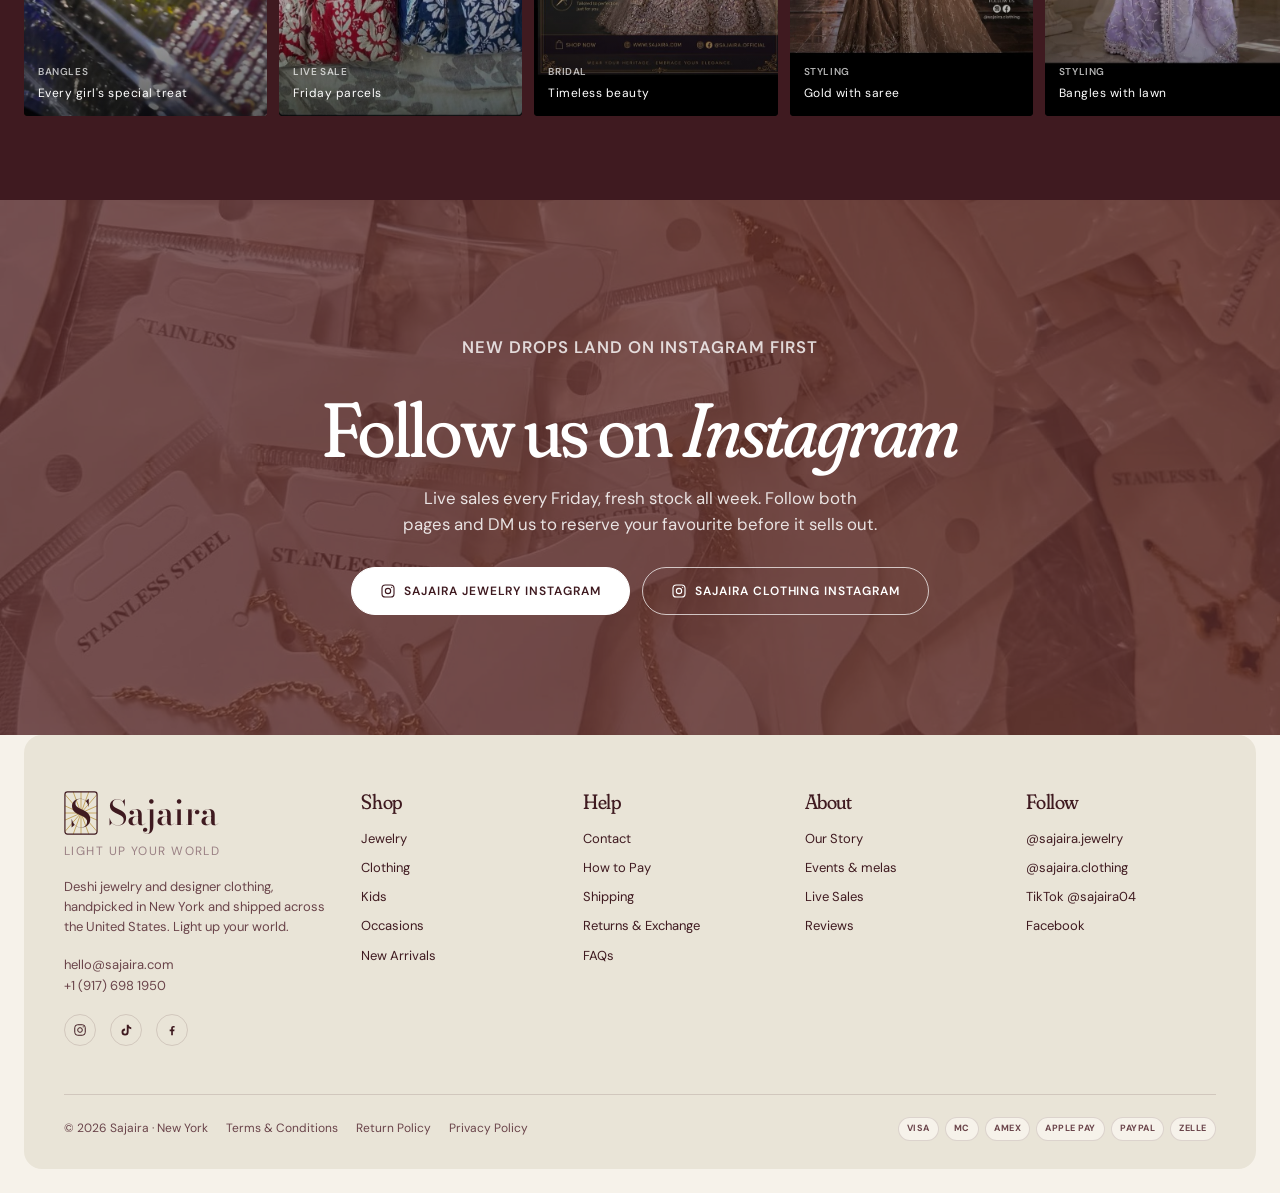
<file: jewelry.html>
<!doctype html>
<html lang="en">
<head>
<meta charset="utf-8">
<meta name="viewport" content="width=device-width, initial-scale=1">
<title>Jewelry — Sajaira</title>
<meta name="description" content="Glass bangles, statement earrings and cocktail rings. Deshi jewelry handpicked in New York, shipped across the US.">
<link rel="icon" href="images/brand/favicon.svg" type="image/svg+xml">
<link rel="preconnect" href="https://fonts.googleapis.com">
<link rel="preconnect" href="https://fonts.gstatic.com" crossorigin>
<link href="https://fonts.googleapis.com/css2?family=Fraunces:ital,opsz,wght@0,9..144,400;0,9..144,500;1,9..144,400&family=DM+Sans:wght@400;500;600;700&family=Bodoni+Moda:wght@500;600&display=swap" rel="stylesheet">
<link rel="stylesheet" href="css/style.css?v=1789498711">
</head>
<body>
<div class="preloader" aria-hidden="true"><div class="word"><span>Sajaira</span></div><div class="bar"></div></div>
<header class="site-header">
  <div class="announce"><span class="msg"><strong>Free shipping</strong> on orders over $100<span class="msg-l"> &nbsp;·&nbsp; $5 flat rate otherwise &nbsp;·&nbsp; DM on Instagram to order</span></span><button class="close" aria-label="Dismiss"><svg viewBox="0 0 20 20" fill="none" stroke="currentColor" stroke-width="1.5"><path d="M4 4l12 12M16 4L4 16"/></svg></button></div>
  <div class="nav-card">
    <button class="burger" aria-label="Open menu"><span></span><span></span><span></span></button>
    <nav class="nav-links">
      <a href="jewelry.html" class="active">Jewelry</a>
      <a href="clothing.html">Clothing</a>
    </nav>
    <a class="brand" href="index.html"><svg class="mono" viewBox="0 0 40 52" aria-hidden="true"><defs><clipPath id="mc"><rect x="1" y="1" width="38" height="50" rx="3"/></clipPath></defs><g clip-path="url(#mc)" stroke="#b8923a" stroke-width=".9" opacity=".95"><g transform="translate(20 26)"><line x1="0" y1="0" x2="0" y2="-40"/><line x1="0" y1="0" x2="14" y2="-38"/><line x1="0" y1="0" x2="26" y2="-30"/><line x1="0" y1="0" x2="36" y2="-16"/><line x1="0" y1="0" x2="40" y2="0"/><line x1="0" y1="0" x2="36" y2="16"/><line x1="0" y1="0" x2="26" y2="30"/><line x1="0" y1="0" x2="14" y2="38"/><line x1="0" y1="0" x2="0" y2="40"/><line x1="0" y1="0" x2="-14" y2="38"/><line x1="0" y1="0" x2="-26" y2="30"/><line x1="0" y1="0" x2="-36" y2="16"/><line x1="0" y1="0" x2="-40" y2="0"/><line x1="0" y1="0" x2="-36" y2="-16"/><line x1="0" y1="0" x2="-26" y2="-30"/><line x1="0" y1="0" x2="-14" y2="-38"/></g></g><rect x="1" y="1" width="38" height="50" rx="3" fill="none" stroke="currentColor" stroke-width="1.4"/><text x="20" y="43" text-anchor="middle" font-family="Bodoni Moda, Didot, serif" font-weight="600" font-size="44" fill="currentColor">S</text></svg><span>Sajaira</span></a>
    <div class="nav-utils">
      <a class="text" href="about.html">About</a>
      <a class="icon-btn" href="https://www.instagram.com/sajaira.jewelry/" target="_blank" rel="noopener" aria-label="Instagram"><svg viewBox="0 0 24 24" fill="none" stroke="currentColor" stroke-width="1.7"><rect x="3" y="3" width="18" height="18" rx="5"/><circle cx="12" cy="12" r="4"/><circle cx="17.5" cy="6.5" r="1" fill="currentColor" stroke="none"/></svg><span class="text">Instagram</span></a>
    </div>
  </div>
</header>
<div class="drawer" aria-hidden="true">
  <div class="scrim"></div>
  <div class="panel">
    <a class="brand" href="index.html"><svg class="mono" viewBox="0 0 40 52" aria-hidden="true"><defs><clipPath id="mc"><rect x="1" y="1" width="38" height="50" rx="3"/></clipPath></defs><g clip-path="url(#mc)" stroke="#b8923a" stroke-width=".9" opacity=".95"><g transform="translate(20 26)"><line x1="0" y1="0" x2="0" y2="-40"/><line x1="0" y1="0" x2="14" y2="-38"/><line x1="0" y1="0" x2="26" y2="-30"/><line x1="0" y1="0" x2="36" y2="-16"/><line x1="0" y1="0" x2="40" y2="0"/><line x1="0" y1="0" x2="36" y2="16"/><line x1="0" y1="0" x2="26" y2="30"/><line x1="0" y1="0" x2="14" y2="38"/><line x1="0" y1="0" x2="0" y2="40"/><line x1="0" y1="0" x2="-14" y2="38"/><line x1="0" y1="0" x2="-26" y2="30"/><line x1="0" y1="0" x2="-36" y2="16"/><line x1="0" y1="0" x2="-40" y2="0"/><line x1="0" y1="0" x2="-36" y2="-16"/><line x1="0" y1="0" x2="-26" y2="-30"/><line x1="0" y1="0" x2="-14" y2="-38"/></g></g><rect x="1" y="1" width="38" height="50" rx="3" fill="none" stroke="currentColor" stroke-width="1.4"/><text x="20" y="43" text-anchor="middle" font-family="Bodoni Moda, Didot, serif" font-weight="600" font-size="44" fill="currentColor">S</text></svg><span>Sajaira</span></a>
    <button class="close-x" aria-label="Close menu"><svg viewBox="0 0 20 20" fill="none" stroke="currentColor" stroke-width="1.5"><path d="M4 4l12 12M16 4L4 16"/></svg></button>
    <nav>
      <a href="index.html">Home</a>
      <a href="jewelry.html">Jewelry</a>
      <a href="clothing.html">Clothing</a>
      <a href="about.html">About</a>
      <a href="policy.html">Policies</a>
    </nav>
    <div class="small">
      <a href="https://www.instagram.com/sajaira.jewelry/" target="_blank" rel="noopener">@sajaira.jewelry</a>
      <a href="https://www.instagram.com/sajaira.clothing/" target="_blank" rel="noopener">@sajaira.clothing</a>
    </div>
  </div>
</div>
<main>
<section class="collection-hero">
  <img src="images/brand/bangles-wrist.jpg" alt="">
  <div class="inner">
    <div><p class="eyebrow light">Collection 01</p><h1><em>Jewelry</em></h1><p class="sub">Glass bangles in every colour, chandelier earrings and cocktail rings — the sparkle of home, delivered to your door.</p></div>
    <span class="count">13 pieces &middot; DM to order</span>
  </div>
</section>

<section class="block tight">
  <div class="chips reveal" data-target="#jgrid">
    <button class="active" data-filter="all">All</button><button data-filter="bangles">Bangles</button><button data-filter="earrings">Earrings</button><button data-filter="rings">Rings</button><button data-filter="sets">Sets &amp; Gifts</button>
  </div>
  <div class="pgrid" id="jgrid">
      <article class="product reveal " data-cat="bangles">
        <a class="product-media" href="https://www.instagram.com/sajaira.jewelry/" target="_blank" rel="noopener">
          <img class="main" src="images/brand/bangles-pink-hand.jpg" alt="Pink Glass Bangles" loading="lazy"><img class="alt" src="images/brand/bangles-pink-pack.jpg" alt="" loading="lazy">
          <span class="pill dark tag">New</span>
          <span class="dm">DM to order</span>
        </a>
        <h3>Pink Glass Bangles</h3>
        <p class="price">$28</p>
        <div class="swatches"><i style="--c:#e0257a"></i><i style="--c:#2ea36b"></i><i style="--c:#c9b26b"></i><span>+4 colours</span></div>
      </article>
      <article class="product reveal " data-cat="bangles">
        <a class="product-media" href="https://www.instagram.com/sajaira.jewelry/" target="_blank" rel="noopener">
          <img class="main" src="images/brand/bangles-multi.jpg" alt="Rainbow Bangle Set" loading="lazy"><img class="alt" src="images/brand/bangles-pink-pack.jpg" alt="" loading="lazy">
          <span class="pill dark tag">New</span>
          <span class="dm">DM to order</span>
        </a>
        <h3>Rainbow Bangle Set</h3>
        <p class="price">$36</p>
        <div class="swatches"><i style="--c:#e0257a"></i><i style="--c:#2b7bbf"></i><i style="--c:#e2b400"></i><i style="--c:#2ea36b"></i></div>
      </article>
      <article class="product reveal " data-cat="bangles">
        <a class="product-media" href="https://www.instagram.com/sajaira.jewelry/" target="_blank" rel="noopener">
          <img class="main" src="images/brand/bangles-wrist.jpg" alt="Gold Glass Bangles" loading="lazy"><img class="alt" src="images/jewelry/10.jpg" alt="" loading="lazy">
          
          <span class="dm">DM to order</span>
        </a>
        <h3>Gold Glass Bangles</h3>
        <p class="price">$32</p>
        <div class="swatches"><i style="--c:#c9b26b"></i><i style="--c:#b8923a"></i></div>
      </article>
      <article class="product reveal " data-cat="bangles">
        <a class="product-media" href="https://www.instagram.com/sajaira.jewelry/" target="_blank" rel="noopener">
          <img class="main" src="images/jewelry/03.jpg" alt="Sky Glass Bangles" loading="lazy"><img class="alt" src="images/jewelry/10.jpg" alt="" loading="lazy">
          
          <span class="dm">DM to order</span>
        </a>
        <h3>Sky Glass Bangles</h3>
        <p class="price">$32</p>
        <div class="swatches"><i style="--c:#9cd3e6"></i><i style="--c:#d8d8d8"></i></div>
      </article>
      <article class="product reveal " data-cat="earrings">
        <a class="product-media" href="https://www.instagram.com/sajaira.jewelry/" target="_blank" rel="noopener">
          <img class="main" src="images/jewelry/01.jpg" alt="Noor Chandelier Earrings" loading="lazy"><img class="alt" src="images/brand/earrings-poster.jpg" alt="" loading="lazy">
          
          <span class="dm">DM to order</span>
        </a>
        <h3>Noor Chandelier Earrings</h3>
        <p class="price">$48</p>
        <div class="swatches"><i style="--c:#4fb3c9"></i><i style="--c:#b8923a"></i><span>+2 colours</span></div>
      </article>
      <article class="product reveal " data-cat="earrings">
        <a class="product-media" href="https://www.instagram.com/sajaira.jewelry/" target="_blank" rel="noopener">
          <img class="main" src="images/jewelry/02.jpg" alt="Gulab Stone Drops" loading="lazy"><img class="alt" src="images/jewelry/01.jpg" alt="" loading="lazy">
          
          <span class="dm">DM to order</span>
        </a>
        <h3>Gulab Stone Drops</h3>
        <p class="price">$42</p>
        <div class="swatches"><i style="--c:#a4232b"></i><i style="--c:#2c6b3f"></i></div>
      </article>
      <article class="product reveal " data-cat="earrings">
        <a class="product-media" href="https://www.instagram.com/sajaira.jewelry/" target="_blank" rel="noopener">
          <img class="main" src="images/brand/earrings-poster.jpg" alt="Grace in Every Color — Earrings" loading="lazy"><img class="alt" src="images/jewelry/02.jpg" alt="" loading="lazy">
          <span class="pill dark tag">New</span>
          <span class="dm">DM to order</span>
        </a>
        <h3>Grace in Every Color — Earrings</h3>
        <p class="price">$38</p>
        <div class="swatches"><i style="--c:#7fa6cc"></i><i style="--c:#e88fb0"></i><i style="--c:#b8923a"></i><span>+5 colours</span></div>
      </article>
      <article class="product reveal " data-cat="rings">
        <a class="product-media" href="https://www.instagram.com/sajaira.jewelry/" target="_blank" rel="noopener">
          <img class="main" src="images/brand/rings-bag.jpg" alt="Meera Cocktail Rings" loading="lazy"><img class="alt" src="images/jewelry/06.jpg" alt="" loading="lazy">
          
          <span class="dm">DM to order</span>
        </a>
        <h3>Meera Cocktail Rings</h3>
        <p class="price">$28</p>
        <div class="swatches"><i style="--c:#e8e8e8"></i><i style="--c:#b8923a"></i></div>
      </article>
      <article class="product reveal " data-cat="rings">
        <a class="product-media" href="https://www.instagram.com/sajaira.jewelry/" target="_blank" rel="noopener">
          <img class="main" src="images/jewelry/06.jpg" alt="Gemstone Ring Edit" loading="lazy"><img class="alt" src="images/jewelry/04.jpg" alt="" loading="lazy">
          
          <span class="dm">DM to order</span>
        </a>
        <h3>Gemstone Ring Edit</h3>
        <p class="price">$24</p>
        <div class="swatches"><i style="--c:#a4232b"></i><i style="--c:#2c6b3f"></i><i style="--c:#2b7bbf"></i></div>
      </article>
      <article class="product reveal " data-cat="rings">
        <a class="product-media" href="https://www.instagram.com/sajaira.jewelry/" target="_blank" rel="noopener">
          <img class="main" src="images/jewelry/04.jpg" alt="Crystal Statement Ring" loading="lazy"><img class="alt" src="images/jewelry/06.jpg" alt="" loading="lazy">
          
          <span class="dm">DM to order</span>
        </a>
        <h3>Crystal Statement Ring</h3>
        <p class="price">$26</p>
        <div class="swatches"><i style="--c:#e8e8e8"></i></div>
      </article>
      <article class="product reveal " data-cat="sets">
        <a class="product-media" href="https://www.instagram.com/sajaira.jewelry/" target="_blank" rel="noopener">
          <img class="main" src="images/brand/jewelry-poster-necklace.jpg" alt="Timeless Tradition Necklace Set" loading="lazy"><img class="alt" src="images/jewelry/09.jpg" alt="" loading="lazy">
          <span class="pill dark tag">New</span>
          <span class="dm">DM to order</span>
        </a>
        <h3>Timeless Tradition Necklace Set</h3>
        <p class="price">$160</p>
        <div class="swatches"><i style="--c:#b8923a"></i></div>
      </article>
      <article class="product reveal " data-cat="sets">
        <a class="product-media" href="https://www.instagram.com/sajaira.jewelry/" target="_blank" rel="noopener">
          <img class="main" src="images/brand/gift-box.jpg" alt="Sajaira Gift Box" loading="lazy"><img class="alt" src="images/brand/jewelry-tags.jpg" alt="" loading="lazy">
          
          <span class="dm">DM to order</span>
        </a>
        <h3>Sajaira Gift Box</h3>
        <p class="price">$85</p>
        <div class="swatches"><i style="--c:#e88fb0"></i><i style="--c:#b8923a"></i></div>
      </article>
      <article class="product reveal " data-cat="bangles">
        <a class="product-media" href="https://www.instagram.com/sajaira.jewelry/" target="_blank" rel="noopener">
          <img class="main" src="images/brand/bangles-box-sizes.jpg" alt="Bangle Box — Size 2.10" loading="lazy"><img class="alt" src="images/posters/bangles-box.jpg" alt="" loading="lazy">
          <span class="pill dark tag">New</span>
          <span class="dm">DM to order</span>
        </a>
        <h3>Bangle Box — Size 2.10</h3>
        <p class="price">$30</p>
        <div class="swatches"><i style="--c:#2ea36b"></i><i style="--c:#e2b400"></i><i style="--c:#2b7bbf"></i><i style="--c:#a4232b"></i><span>+6 colours</span></div>
      </article>
  </div>
</section>

<section class="block tight" id="bangles">
  <div class="split reveal">
    <div class="panel">
      <p class="eyebrow">Bangles</p>
      <h2>Every colour of <em>the celebration.</em></h2>
      <p>Glass, zari and metal bangles sold in sets — pink, emerald, sapphire, mustard and gold. Tell us your wrist size and the outfit, and we'll match a set to it.</p>
      <a class="btn btn-dark" href="https://www.instagram.com/sajaira.jewelry/" target="_blank" rel="noopener">DM to order</a>
    </div>
    <figure><img src="images/brand/bangles-pink-pack.jpg" alt=""></figure>
  </div>
</section>

<section class="block tight" id="earrings" style="padding-top:0">
  <div class="split flip reveal">
    <div class="panel">
      <p class="eyebrow">Earrings &amp; sets</p>
      <h2>Timeless tradition, <em>modern you.</em></h2>
      <p>Exquisite craftsmanship and heritage you can wear. Chandelier earrings, layered necklace sets and statement pieces for the wedding season.</p>
      <a class="btn btn-dark" href="https://www.instagram.com/sajaira.jewelry/" target="_blank" rel="noopener">DM to order</a>
    </div>
    <figure><img src="images/brand/jewelry-poster-necklace.jpg" alt=""></figure>
  </div>
</section>

<section class="block tight" id="rings" style="padding-top:0">
  <div class="perks">
    <div class="perk reveal"><strong>$5 flat shipping</strong><span>Free on every order over $100, all fifty states.</span></div>
    <div class="perk reveal" data-delay="1"><strong>Gift-ready</strong><span>Every set is tagged and boxed, ready to hand over.</span></div>
    <div class="perk reveal" data-delay="2"><strong>Live every Friday</strong><span>Fresh stock at 9pm EST on @sajaira.jewelry.</span></div>
  </div>
</section>

<section class="reels-sec" id="jreels">
  <div class="carousel-wrap">
    <div class="section-head reveal">
      <div><p class="eyebrow">@sajaira.jewelry</p><h2 class="title-lg">Jewelry on Reels</h2></div>
      <div class="arrows"><button class="arrow-btn c-prev" aria-label="Previous"><svg viewBox="0 0 16 16" fill="none" stroke="currentColor" stroke-width="1.5"><path d="M10 3L5 8l5 5"/></svg></button><button class="arrow-btn c-next" aria-label="Next"><svg viewBox="0 0 16 16" fill="none" stroke="currentColor" stroke-width="1.5"><path d="M6 3l5 5-5 5"/></svg></button></div>
    </div>
    <div class="reels carousel">
      <div class="reel reveal" data-play="video/brand/bangles-box.mp4" data-portrait>
        <img src="images/posters/bangles-box.jpg" alt="" loading="lazy"><video muted loop playsinline preload="none" poster="images/posters/bangles-box.jpg"><source src="video/brand/bangles-box.mp4" type="video/mp4"></video>
        <span class="pl"><svg viewBox="0 0 10 10"><path d="M1 0l8 5-8 5z"/></svg></span>
        <div class="cap"><small>Bangles</small>Every girl's special treat</div>
      </div>
      <div class="reel reveal" data-play="video/brand/parcels.mp4" data-portrait>
        <img src="images/posters/parcels.jpg" alt="" loading="lazy"><video muted loop playsinline preload="none" poster="images/posters/parcels.jpg"><source src="video/brand/parcels.mp4" type="video/mp4"></video>
        <span class="pl"><svg viewBox="0 0 10 10"><path d="M1 0l8 5-8 5z"/></svg></span>
        <div class="cap"><small>Live sale</small>Friday parcels</div>
      </div>
      <div class="reel reveal" data-play="video/brand/bridal-poster.mp4" data-portrait>
        <img src="images/posters/bridal-poster.jpg" alt="" loading="lazy"><video muted loop playsinline preload="none" poster="images/posters/bridal-poster.jpg"><source src="video/brand/bridal-poster.mp4" type="video/mp4"></video>
        <span class="pl"><svg viewBox="0 0 10 10"><path d="M1 0l8 5-8 5z"/></svg></span>
        <div class="cap"><small>Bridal</small>Timeless beauty</div>
      </div>
      <div class="reel reveal" data-play="video/brand/saree-gold-model.mp4" data-portrait>
        <img src="images/posters/saree-gold-model.jpg" alt="" loading="lazy"><video muted loop playsinline preload="none" poster="images/posters/saree-gold-model.jpg"><source src="video/brand/saree-gold-model.mp4" type="video/mp4"></video>
        <span class="pl"><svg viewBox="0 0 10 10"><path d="M1 0l8 5-8 5z"/></svg></span>
        <div class="cap"><small>Styling</small>Gold with saree</div>
      </div>
      <div class="reel reveal" data-play="video/brand/kurta-lilac-poster.mp4" data-portrait>
        <img src="images/posters/kurta-lilac-poster.jpg" alt="" loading="lazy"><video muted loop playsinline preload="none" poster="images/posters/kurta-lilac-poster.jpg"><source src="video/brand/kurta-lilac-poster.mp4" type="video/mp4"></video>
        <span class="pl"><svg viewBox="0 0 10 10"><path d="M1 0l8 5-8 5z"/></svg></span>
        <div class="cap"><small>Styling</small>Bangles with lawn</div>
      </div>
    </div>
  </div>
</section>

<section class="connect">
  <img src="images/brand/jewelry-tags.jpg" alt="">
  <div class="inner">
    <p class="eyebrow light reveal">New drops land on Instagram first</p>
    <h2 class="reveal" data-delay="1">Follow us on <em>Instagram</em></h2>
    <p class="reveal" data-delay="2">Live sales every Friday, fresh stock all week. Follow both pages and DM us to reserve your favourite before it sells out.</p>
    <div class="connect-actions reveal" data-delay="3">
      <a class="btn btn-light" href="https://www.instagram.com/sajaira.jewelry/" target="_blank" rel="noopener"><svg viewBox="0 0 24 24" fill="none" stroke="currentColor" stroke-width="1.7"><rect x="3" y="3" width="18" height="18" rx="5"/><circle cx="12" cy="12" r="4"/><circle cx="17.5" cy="6.5" r="1" fill="currentColor" stroke="none"/></svg> Sajaira Jewelry Instagram</a>
      <a class="btn btn-outline-light" href="https://www.instagram.com/sajaira.clothing/" target="_blank" rel="noopener"><svg viewBox="0 0 24 24" fill="none" stroke="currentColor" stroke-width="1.7"><rect x="3" y="3" width="18" height="18" rx="5"/><circle cx="12" cy="12" r="4"/><circle cx="17.5" cy="6.5" r="1" fill="currentColor" stroke="none"/></svg> Sajaira Clothing Instagram</a>
    </div>
  </div>
</section>
</main>
<footer class="site-footer">
  <div class="footer-card">
    <div class="footer-grid">
      <div class="footer-brand">
        <a class="brand" href="index.html"><svg class="mono" viewBox="0 0 40 52" aria-hidden="true"><defs><clipPath id="mc"><rect x="1" y="1" width="38" height="50" rx="3"/></clipPath></defs><g clip-path="url(#mc)" stroke="#b8923a" stroke-width=".9" opacity=".95"><g transform="translate(20 26)"><line x1="0" y1="0" x2="0" y2="-40"/><line x1="0" y1="0" x2="14" y2="-38"/><line x1="0" y1="0" x2="26" y2="-30"/><line x1="0" y1="0" x2="36" y2="-16"/><line x1="0" y1="0" x2="40" y2="0"/><line x1="0" y1="0" x2="36" y2="16"/><line x1="0" y1="0" x2="26" y2="30"/><line x1="0" y1="0" x2="14" y2="38"/><line x1="0" y1="0" x2="0" y2="40"/><line x1="0" y1="0" x2="-14" y2="38"/><line x1="0" y1="0" x2="-26" y2="30"/><line x1="0" y1="0" x2="-36" y2="16"/><line x1="0" y1="0" x2="-40" y2="0"/><line x1="0" y1="0" x2="-36" y2="-16"/><line x1="0" y1="0" x2="-26" y2="-30"/><line x1="0" y1="0" x2="-14" y2="-38"/></g></g><rect x="1" y="1" width="38" height="50" rx="3" fill="none" stroke="currentColor" stroke-width="1.4"/><text x="20" y="43" text-anchor="middle" font-family="Bodoni Moda, Didot, serif" font-weight="600" font-size="44" fill="currentColor">S</text></svg><span>Sajaira</span></a>
        <p class="tagline">Light up your world</p>
        <p>Deshi jewelry and designer clothing, handpicked in New York and shipped across the United States. Light up your world.</p>
        <p><a href="mailto:hello@sajaira.com">hello@sajaira.com</a><br><a href="tel:+19176981950">+1 (917) 698 1950</a></p>
        <div class="socials">
          <a href="https://www.instagram.com/sajaira.jewelry/" target="_blank" rel="noopener" aria-label="Instagram"><svg viewBox="0 0 24 24" fill="none" stroke="currentColor" stroke-width="1.7"><rect x="3" y="3" width="18" height="18" rx="5"/><circle cx="12" cy="12" r="4"/><circle cx="17.5" cy="6.5" r="1" fill="currentColor" stroke="none"/></svg></a>
          <a href="https://www.tiktok.com/@sajaira04" target="_blank" rel="noopener" aria-label="TikTok"><svg viewBox="0 0 24 24" fill="currentColor"><path d="M16.5 3c.4 2.4 1.9 4 4.5 4.3v3.2c-1.7 0-3.2-.5-4.5-1.4v6.4A6.1 6.1 0 1 1 10.4 9.4v3.3a2.9 2.9 0 1 0 2.9 2.9V3h3.2z"/></svg></a>
          <a href="https://www.facebook.com/SajairaJewelry/" target="_blank" rel="noopener" aria-label="Facebook"><svg viewBox="0 0 24 24" fill="currentColor"><path d="M13.5 21v-7h2.4l.4-3h-2.8V9.2c0-.9.3-1.5 1.5-1.5h1.5V5.1c-.3 0-1.2-.1-2.2-.1-2.2 0-3.7 1.3-3.7 3.8V11H8v3h2.6v7h2.9z"/></svg></a>
        </div>
      </div>
      <div><h4>Shop</h4><ul><li><a href="jewelry.html">Jewelry</a></li><li><a href="clothing.html">Clothing</a></li><li><a href="clothing.html#kids">Kids</a></li><li><a href="index.html#occasions">Occasions</a></li><li><a href="index.html#arrivals">New Arrivals</a></li></ul></div>
      <div><h4>Help</h4><ul><li><a href="about.html#contact">Contact</a></li><li><a href="about.html#payment">How to Pay</a></li><li><a href="policy.html#shipping">Shipping</a></li><li><a href="policy.html#returns">Returns &amp; Exchange</a></li><li><a href="policy.html#faq">FAQs</a></li></ul></div>
      <div><h4>About</h4><ul><li><a href="about.html">Our Story</a></li><li><a href="index.html#events">Events &amp; melas</a></li><li><a href="index.html#reels">Live Sales</a></li><li><a href="index.html#reviews">Reviews</a></li></ul></div>
      <div><h4>Follow</h4><ul><li><a href="https://www.instagram.com/sajaira.jewelry/" target="_blank" rel="noopener">@sajaira.jewelry</a></li><li><a href="https://www.instagram.com/sajaira.clothing/" target="_blank" rel="noopener">@sajaira.clothing</a></li><li><a href="https://www.tiktok.com/@sajaira04" target="_blank" rel="noopener">TikTok @sajaira04</a></li><li><a href="https://www.facebook.com/SajairaJewelry/" target="_blank" rel="noopener">Facebook</a></li></ul></div>
    </div>
    <div class="footer-bottom">
      <div class="legal">
        <span>&copy; 2026 Sajaira &middot; New York</span>
        <a href="policy.html#terms">Terms &amp; Conditions</a><a href="policy.html#returns">Return Policy</a><a href="policy.html#privacy">Privacy Policy</a>
      </div>
      <div class="pay"><span>VISA</span><span>MC</span><span>AMEX</span><span>APPLE PAY</span><span>PAYPAL</span><span>ZELLE</span></div>
    </div>
  </div>
</footer>
<button class="to-top">Back to top <svg viewBox="0 0 16 16" fill="none" stroke="currentColor" stroke-width="1.5"><path d="M8 14V2M4 6l4-4 4 4"/></svg></button>
<div class="modal" aria-hidden="true"><button class="close-x" aria-label="Close"><svg viewBox="0 0 20 20" fill="none" stroke="currentColor" stroke-width="1.5"><path d="M4 4l12 12M16 4L4 16"/></svg></button><video controls playsinline preload="none"></video></div>
<script src="js/main.js?v=1789498711"></script>
</body>
</html>
</file>
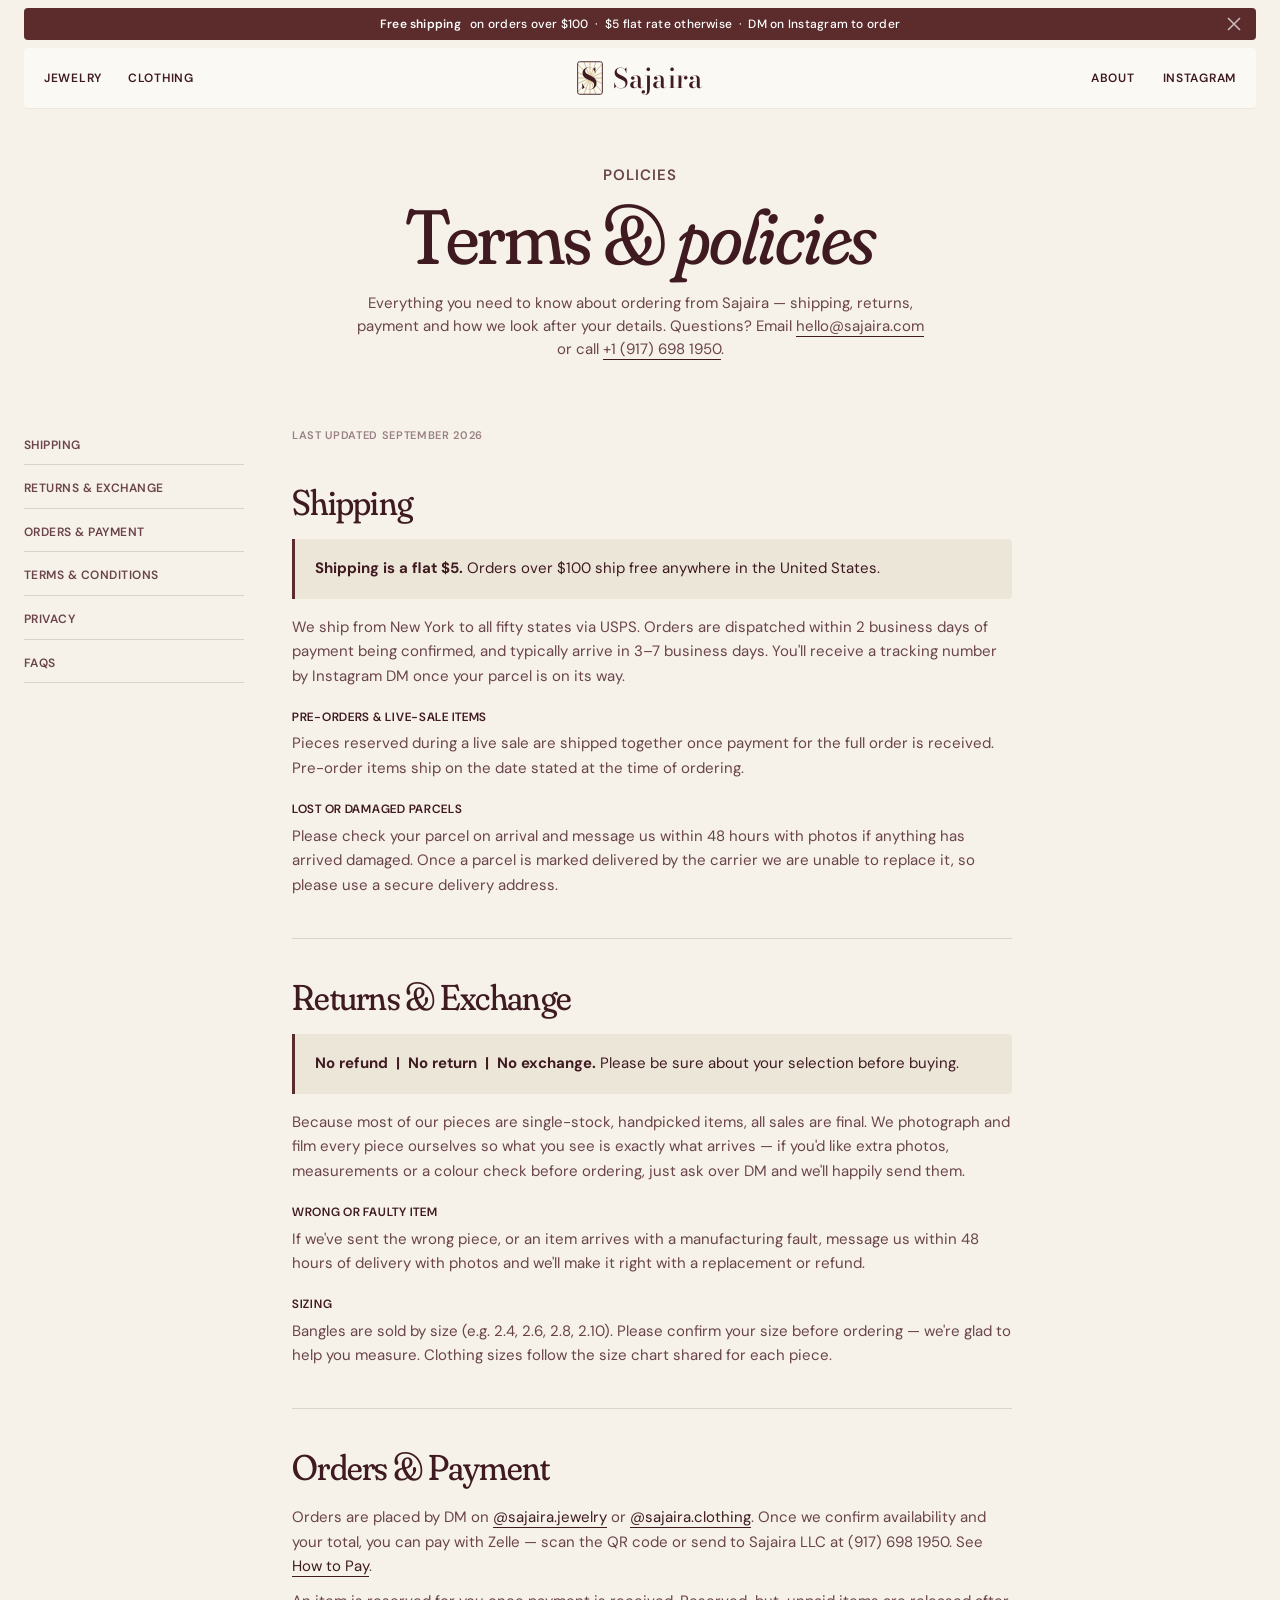
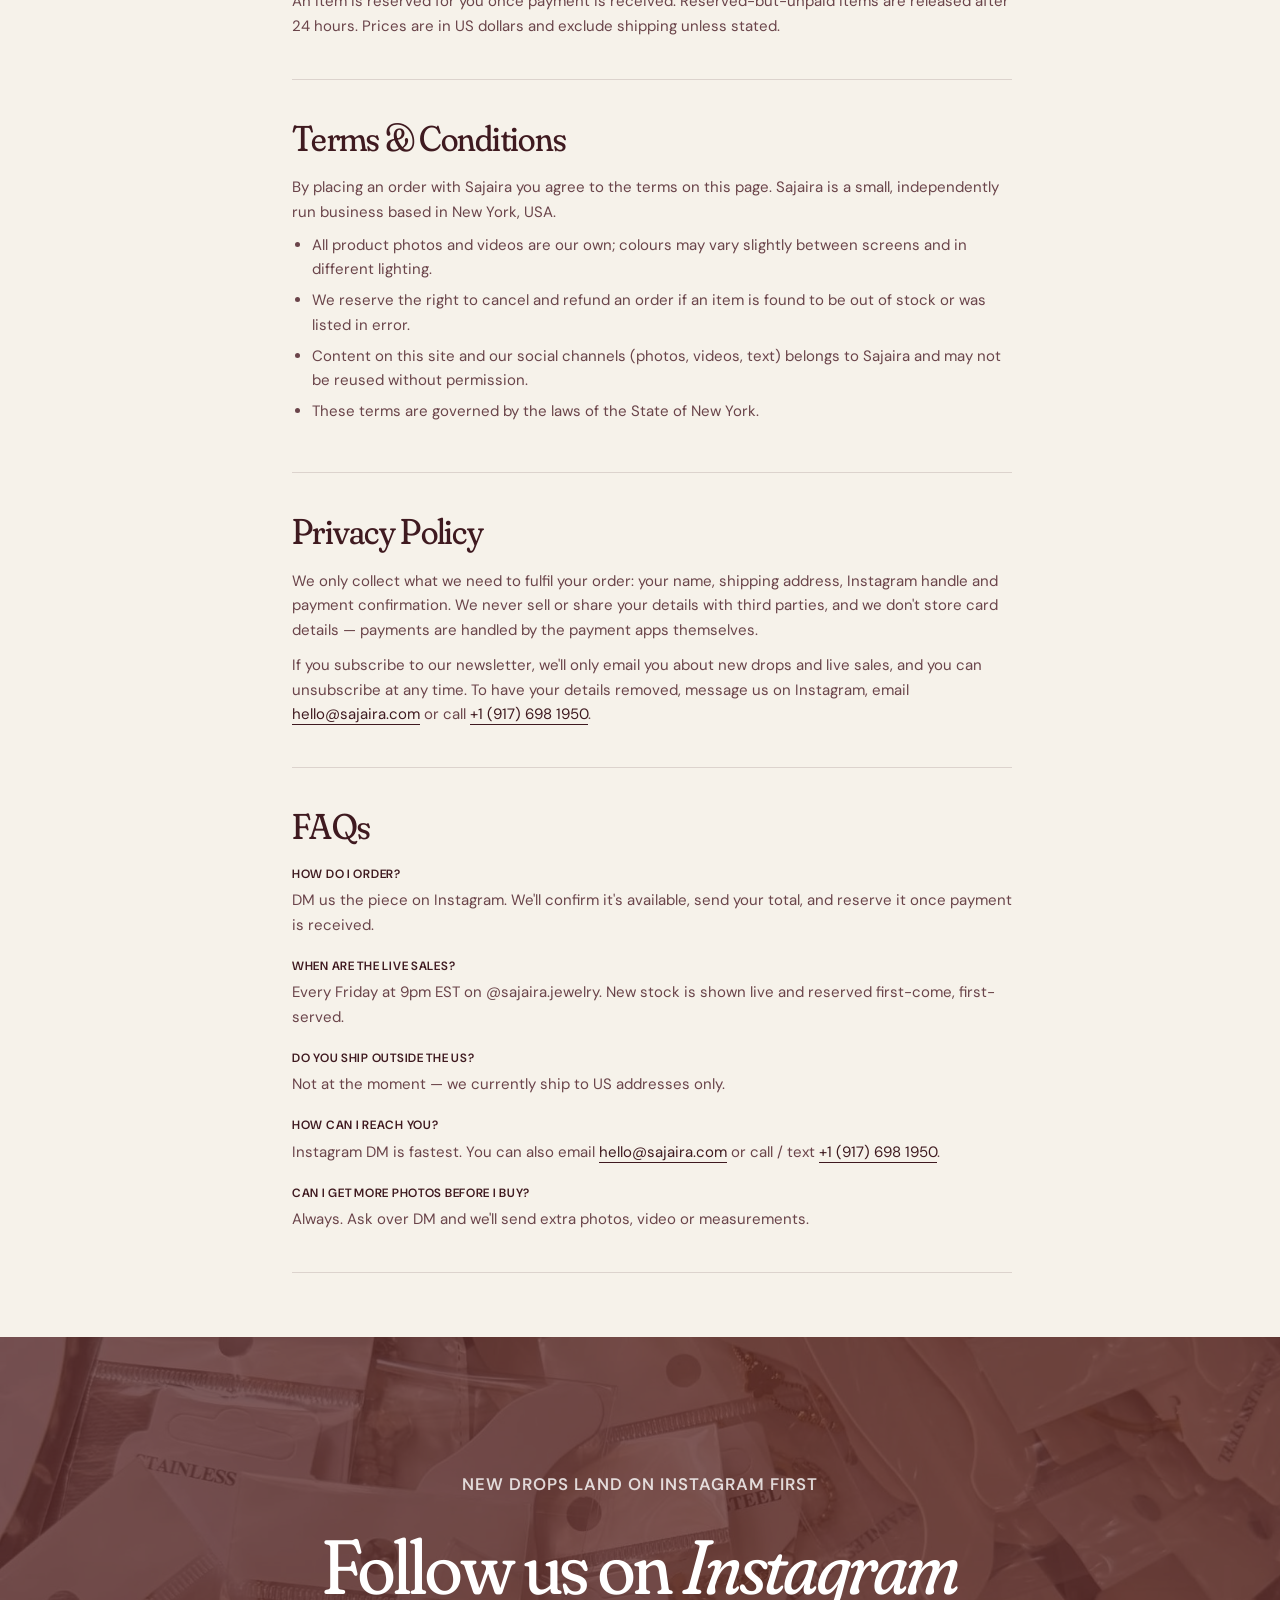
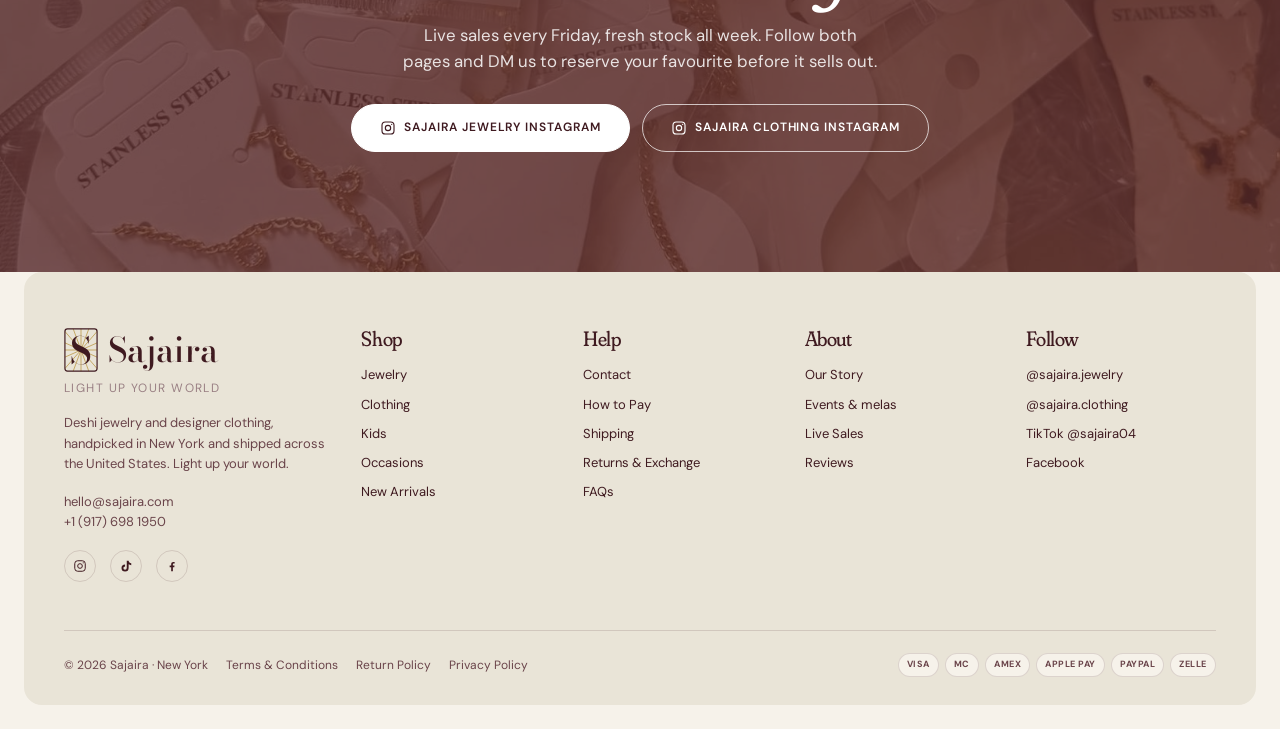
<file: policy.html>
<!doctype html>
<html lang="en">
<head>
<meta charset="utf-8">
<meta name="viewport" content="width=device-width, initial-scale=1">
<title>Policies — Sajaira</title>
<meta name="description" content="Shipping, returns, terms and privacy for Sajaira orders.">
<link rel="icon" href="images/brand/favicon.svg" type="image/svg+xml">
<link rel="preconnect" href="https://fonts.googleapis.com">
<link rel="preconnect" href="https://fonts.gstatic.com" crossorigin>
<link href="https://fonts.googleapis.com/css2?family=Fraunces:ital,opsz,wght@0,9..144,400;0,9..144,500;1,9..144,400&family=DM+Sans:wght@400;500;600;700&family=Bodoni+Moda:wght@500;600&display=swap" rel="stylesheet">
<link rel="stylesheet" href="css/style.css?v=1789498711">
</head>
<body>
<div class="preloader" aria-hidden="true"><div class="word"><span>Sajaira</span></div><div class="bar"></div></div>
<header class="site-header">
  <div class="announce"><span class="msg"><strong>Free shipping</strong> on orders over $100<span class="msg-l"> &nbsp;·&nbsp; $5 flat rate otherwise &nbsp;·&nbsp; DM on Instagram to order</span></span><button class="close" aria-label="Dismiss"><svg viewBox="0 0 20 20" fill="none" stroke="currentColor" stroke-width="1.5"><path d="M4 4l12 12M16 4L4 16"/></svg></button></div>
  <div class="nav-card">
    <button class="burger" aria-label="Open menu"><span></span><span></span><span></span></button>
    <nav class="nav-links">
      <a href="jewelry.html">Jewelry</a>
      <a href="clothing.html">Clothing</a>
    </nav>
    <a class="brand" href="index.html"><svg class="mono" viewBox="0 0 40 52" aria-hidden="true"><defs><clipPath id="mc"><rect x="1" y="1" width="38" height="50" rx="3"/></clipPath></defs><g clip-path="url(#mc)" stroke="#b8923a" stroke-width=".9" opacity=".95"><g transform="translate(20 26)"><line x1="0" y1="0" x2="0" y2="-40"/><line x1="0" y1="0" x2="14" y2="-38"/><line x1="0" y1="0" x2="26" y2="-30"/><line x1="0" y1="0" x2="36" y2="-16"/><line x1="0" y1="0" x2="40" y2="0"/><line x1="0" y1="0" x2="36" y2="16"/><line x1="0" y1="0" x2="26" y2="30"/><line x1="0" y1="0" x2="14" y2="38"/><line x1="0" y1="0" x2="0" y2="40"/><line x1="0" y1="0" x2="-14" y2="38"/><line x1="0" y1="0" x2="-26" y2="30"/><line x1="0" y1="0" x2="-36" y2="16"/><line x1="0" y1="0" x2="-40" y2="0"/><line x1="0" y1="0" x2="-36" y2="-16"/><line x1="0" y1="0" x2="-26" y2="-30"/><line x1="0" y1="0" x2="-14" y2="-38"/></g></g><rect x="1" y="1" width="38" height="50" rx="3" fill="none" stroke="currentColor" stroke-width="1.4"/><text x="20" y="43" text-anchor="middle" font-family="Bodoni Moda, Didot, serif" font-weight="600" font-size="44" fill="currentColor">S</text></svg><span>Sajaira</span></a>
    <div class="nav-utils">
      <a class="text" href="about.html">About</a>
      <a class="icon-btn" href="https://www.instagram.com/sajaira.jewelry/" target="_blank" rel="noopener" aria-label="Instagram"><svg viewBox="0 0 24 24" fill="none" stroke="currentColor" stroke-width="1.7"><rect x="3" y="3" width="18" height="18" rx="5"/><circle cx="12" cy="12" r="4"/><circle cx="17.5" cy="6.5" r="1" fill="currentColor" stroke="none"/></svg><span class="text">Instagram</span></a>
    </div>
  </div>
</header>
<div class="drawer" aria-hidden="true">
  <div class="scrim"></div>
  <div class="panel">
    <a class="brand" href="index.html"><svg class="mono" viewBox="0 0 40 52" aria-hidden="true"><defs><clipPath id="mc"><rect x="1" y="1" width="38" height="50" rx="3"/></clipPath></defs><g clip-path="url(#mc)" stroke="#b8923a" stroke-width=".9" opacity=".95"><g transform="translate(20 26)"><line x1="0" y1="0" x2="0" y2="-40"/><line x1="0" y1="0" x2="14" y2="-38"/><line x1="0" y1="0" x2="26" y2="-30"/><line x1="0" y1="0" x2="36" y2="-16"/><line x1="0" y1="0" x2="40" y2="0"/><line x1="0" y1="0" x2="36" y2="16"/><line x1="0" y1="0" x2="26" y2="30"/><line x1="0" y1="0" x2="14" y2="38"/><line x1="0" y1="0" x2="0" y2="40"/><line x1="0" y1="0" x2="-14" y2="38"/><line x1="0" y1="0" x2="-26" y2="30"/><line x1="0" y1="0" x2="-36" y2="16"/><line x1="0" y1="0" x2="-40" y2="0"/><line x1="0" y1="0" x2="-36" y2="-16"/><line x1="0" y1="0" x2="-26" y2="-30"/><line x1="0" y1="0" x2="-14" y2="-38"/></g></g><rect x="1" y="1" width="38" height="50" rx="3" fill="none" stroke="currentColor" stroke-width="1.4"/><text x="20" y="43" text-anchor="middle" font-family="Bodoni Moda, Didot, serif" font-weight="600" font-size="44" fill="currentColor">S</text></svg><span>Sajaira</span></a>
    <button class="close-x" aria-label="Close menu"><svg viewBox="0 0 20 20" fill="none" stroke="currentColor" stroke-width="1.5"><path d="M4 4l12 12M16 4L4 16"/></svg></button>
    <nav>
      <a href="index.html">Home</a>
      <a href="jewelry.html">Jewelry</a>
      <a href="clothing.html">Clothing</a>
      <a href="about.html">About</a>
      <a href="policy.html">Policies</a>
    </nav>
    <div class="small">
      <a href="https://www.instagram.com/sajaira.jewelry/" target="_blank" rel="noopener">@sajaira.jewelry</a>
      <a href="https://www.instagram.com/sajaira.clothing/" target="_blank" rel="noopener">@sajaira.clothing</a>
    </div>
  </div>
</div>
<main>
<section class="policy-hero">
  <p class="eyebrow">Policies</p>
  <h1>Terms &amp; <em>policies</em></h1>
  <p>Everything you need to know about ordering from Sajaira — shipping, returns, payment and how we look after your details. Questions? Email <a href="mailto:hello@sajaira.com" style="border-bottom:1px solid var(--ink)">hello@sajaira.com</a> or call <a href="tel:+19176981950" style="border-bottom:1px solid var(--ink)">+1 (917) 698 1950</a>.</p>
</section>
<section class="block tight" style="padding-top:24px">
  <div class="policy-wrap">
    <nav class="policy-nav reveal">
      <a href="#shipping">Shipping</a>
      <a href="#returns">Returns &amp; Exchange</a>
      <a href="#orders">Orders &amp; Payment</a>
      <a href="#terms">Terms &amp; Conditions</a>
      <a href="#privacy">Privacy</a>
      <a href="#faq">FAQs</a>
    </nav>
    <div class="policy-body">
      <p class="updated">Last updated September 2026</p>

      <section id="shipping">
        <h2>Shipping</h2>
        <div class="callout"><strong>Shipping is a flat $5.</strong> Orders over $100 ship free anywhere in the United States.</div>
        <p>We ship from New York to all fifty states via USPS. Orders are dispatched within 2 business days of payment being confirmed, and typically arrive in 3–7 business days. You'll receive a tracking number by Instagram DM once your parcel is on its way.</p>
        <h3>Pre-orders &amp; live-sale items</h3>
        <p>Pieces reserved during a live sale are shipped together once payment for the full order is received. Pre-order items ship on the date stated at the time of ordering.</p>
        <h3>Lost or damaged parcels</h3>
        <p>Please check your parcel on arrival and message us within 48 hours with photos if anything has arrived damaged. Once a parcel is marked delivered by the carrier we are unable to replace it, so please use a secure delivery address.</p>
      </section>

      <section id="returns">
        <h2>Returns &amp; Exchange</h2>
        <div class="callout"><strong>No refund &nbsp;|&nbsp; No return &nbsp;|&nbsp; No exchange.</strong> Please be sure about your selection before buying.</div>
        <p>Because most of our pieces are single-stock, handpicked items, all sales are final. We photograph and film every piece ourselves so what you see is exactly what arrives — if you'd like extra photos, measurements or a colour check before ordering, just ask over DM and we'll happily send them.</p>
        <h3>Wrong or faulty item</h3>
        <p>If we've sent the wrong piece, or an item arrives with a manufacturing fault, message us within 48 hours of delivery with photos and we'll make it right with a replacement or refund.</p>
        <h3>Sizing</h3>
        <p>Bangles are sold by size (e.g. 2.4, 2.6, 2.8, 2.10). Please confirm your size before ordering — we're glad to help you measure. Clothing sizes follow the size chart shared for each piece.</p>
      </section>

      <section id="orders">
        <h2>Orders &amp; Payment</h2>
        <p>Orders are placed by DM on <a href="https://www.instagram.com/sajaira.jewelry/" target="_blank" rel="noopener">@sajaira.jewelry</a> or <a href="https://www.instagram.com/sajaira.clothing/" target="_blank" rel="noopener">@sajaira.clothing</a>. Once we confirm availability and your total, you can pay with Zelle — scan the QR code or send to Sajaira LLC at (917) 698 1950. See <a href="about.html#payment">How to Pay</a>.</p>
        <p>An item is reserved for you once payment is received. Reserved-but-unpaid items are released after 24 hours. Prices are in US dollars and exclude shipping unless stated.</p>
      </section>

      <section id="terms">
        <h2>Terms &amp; Conditions</h2>
        <p>By placing an order with Sajaira you agree to the terms on this page. Sajaira is a small, independently run business based in New York, USA.</p>
        <ul>
          <li>All product photos and videos are our own; colours may vary slightly between screens and in different lighting.</li>
          <li>We reserve the right to cancel and refund an order if an item is found to be out of stock or was listed in error.</li>
          <li>Content on this site and our social channels (photos, videos, text) belongs to Sajaira and may not be reused without permission.</li>
          <li>These terms are governed by the laws of the State of New York.</li>
        </ul>
      </section>

      <section id="privacy">
        <h2>Privacy Policy</h2>
        <p>We only collect what we need to fulfil your order: your name, shipping address, Instagram handle and payment confirmation. We never sell or share your details with third parties, and we don't store card details — payments are handled by the payment apps themselves.</p>
        <p>If you subscribe to our newsletter, we'll only email you about new drops and live sales, and you can unsubscribe at any time. To have your details removed, message us on Instagram, email <a href="mailto:hello@sajaira.com">hello@sajaira.com</a> or call <a href="tel:+19176981950">+1 (917) 698 1950</a>.</p>
      </section>

      <section id="faq">
        <h2>FAQs</h2>
        <h3>How do I order?</h3>
        <p>DM us the piece on Instagram. We'll confirm it's available, send your total, and reserve it once payment is received.</p>
        <h3>When are the live sales?</h3>
        <p>Every Friday at 9pm EST on @sajaira.jewelry. New stock is shown live and reserved first-come, first-served.</p>
        <h3>Do you ship outside the US?</h3>
        <p>Not at the moment — we currently ship to US addresses only.</p>
        <h3>How can I reach you?</h3>
        <p>Instagram DM is fastest. You can also email <a href="mailto:hello@sajaira.com">hello@sajaira.com</a> or call / text <a href="tel:+19176981950">+1 (917) 698 1950</a>.</p>
        <h3>Can I get more photos before I buy?</h3>
        <p>Always. Ask over DM and we'll send extra photos, video or measurements.</p>
      </section>
    </div>
  </div>
</section>
<section class="connect">
  <img src="images/brand/jewelry-tags.jpg" alt="">
  <div class="inner">
    <p class="eyebrow light reveal">New drops land on Instagram first</p>
    <h2 class="reveal" data-delay="1">Follow us on <em>Instagram</em></h2>
    <p class="reveal" data-delay="2">Live sales every Friday, fresh stock all week. Follow both pages and DM us to reserve your favourite before it sells out.</p>
    <div class="connect-actions reveal" data-delay="3">
      <a class="btn btn-light" href="https://www.instagram.com/sajaira.jewelry/" target="_blank" rel="noopener"><svg viewBox="0 0 24 24" fill="none" stroke="currentColor" stroke-width="1.7"><rect x="3" y="3" width="18" height="18" rx="5"/><circle cx="12" cy="12" r="4"/><circle cx="17.5" cy="6.5" r="1" fill="currentColor" stroke="none"/></svg> Sajaira Jewelry Instagram</a>
      <a class="btn btn-outline-light" href="https://www.instagram.com/sajaira.clothing/" target="_blank" rel="noopener"><svg viewBox="0 0 24 24" fill="none" stroke="currentColor" stroke-width="1.7"><rect x="3" y="3" width="18" height="18" rx="5"/><circle cx="12" cy="12" r="4"/><circle cx="17.5" cy="6.5" r="1" fill="currentColor" stroke="none"/></svg> Sajaira Clothing Instagram</a>
    </div>
  </div>
</section>
</main>
<footer class="site-footer">
  <div class="footer-card">
    <div class="footer-grid">
      <div class="footer-brand">
        <a class="brand" href="index.html"><svg class="mono" viewBox="0 0 40 52" aria-hidden="true"><defs><clipPath id="mc"><rect x="1" y="1" width="38" height="50" rx="3"/></clipPath></defs><g clip-path="url(#mc)" stroke="#b8923a" stroke-width=".9" opacity=".95"><g transform="translate(20 26)"><line x1="0" y1="0" x2="0" y2="-40"/><line x1="0" y1="0" x2="14" y2="-38"/><line x1="0" y1="0" x2="26" y2="-30"/><line x1="0" y1="0" x2="36" y2="-16"/><line x1="0" y1="0" x2="40" y2="0"/><line x1="0" y1="0" x2="36" y2="16"/><line x1="0" y1="0" x2="26" y2="30"/><line x1="0" y1="0" x2="14" y2="38"/><line x1="0" y1="0" x2="0" y2="40"/><line x1="0" y1="0" x2="-14" y2="38"/><line x1="0" y1="0" x2="-26" y2="30"/><line x1="0" y1="0" x2="-36" y2="16"/><line x1="0" y1="0" x2="-40" y2="0"/><line x1="0" y1="0" x2="-36" y2="-16"/><line x1="0" y1="0" x2="-26" y2="-30"/><line x1="0" y1="0" x2="-14" y2="-38"/></g></g><rect x="1" y="1" width="38" height="50" rx="3" fill="none" stroke="currentColor" stroke-width="1.4"/><text x="20" y="43" text-anchor="middle" font-family="Bodoni Moda, Didot, serif" font-weight="600" font-size="44" fill="currentColor">S</text></svg><span>Sajaira</span></a>
        <p class="tagline">Light up your world</p>
        <p>Deshi jewelry and designer clothing, handpicked in New York and shipped across the United States. Light up your world.</p>
        <p><a href="mailto:hello@sajaira.com">hello@sajaira.com</a><br><a href="tel:+19176981950">+1 (917) 698 1950</a></p>
        <div class="socials">
          <a href="https://www.instagram.com/sajaira.jewelry/" target="_blank" rel="noopener" aria-label="Instagram"><svg viewBox="0 0 24 24" fill="none" stroke="currentColor" stroke-width="1.7"><rect x="3" y="3" width="18" height="18" rx="5"/><circle cx="12" cy="12" r="4"/><circle cx="17.5" cy="6.5" r="1" fill="currentColor" stroke="none"/></svg></a>
          <a href="https://www.tiktok.com/@sajaira04" target="_blank" rel="noopener" aria-label="TikTok"><svg viewBox="0 0 24 24" fill="currentColor"><path d="M16.5 3c.4 2.4 1.9 4 4.5 4.3v3.2c-1.7 0-3.2-.5-4.5-1.4v6.4A6.1 6.1 0 1 1 10.4 9.4v3.3a2.9 2.9 0 1 0 2.9 2.9V3h3.2z"/></svg></a>
          <a href="https://www.facebook.com/SajairaJewelry/" target="_blank" rel="noopener" aria-label="Facebook"><svg viewBox="0 0 24 24" fill="currentColor"><path d="M13.5 21v-7h2.4l.4-3h-2.8V9.2c0-.9.3-1.5 1.5-1.5h1.5V5.1c-.3 0-1.2-.1-2.2-.1-2.2 0-3.7 1.3-3.7 3.8V11H8v3h2.6v7h2.9z"/></svg></a>
        </div>
      </div>
      <div><h4>Shop</h4><ul><li><a href="jewelry.html">Jewelry</a></li><li><a href="clothing.html">Clothing</a></li><li><a href="clothing.html#kids">Kids</a></li><li><a href="index.html#occasions">Occasions</a></li><li><a href="index.html#arrivals">New Arrivals</a></li></ul></div>
      <div><h4>Help</h4><ul><li><a href="about.html#contact">Contact</a></li><li><a href="about.html#payment">How to Pay</a></li><li><a href="policy.html#shipping">Shipping</a></li><li><a href="policy.html#returns">Returns &amp; Exchange</a></li><li><a href="policy.html#faq">FAQs</a></li></ul></div>
      <div><h4>About</h4><ul><li><a href="about.html">Our Story</a></li><li><a href="index.html#events">Events &amp; melas</a></li><li><a href="index.html#reels">Live Sales</a></li><li><a href="index.html#reviews">Reviews</a></li></ul></div>
      <div><h4>Follow</h4><ul><li><a href="https://www.instagram.com/sajaira.jewelry/" target="_blank" rel="noopener">@sajaira.jewelry</a></li><li><a href="https://www.instagram.com/sajaira.clothing/" target="_blank" rel="noopener">@sajaira.clothing</a></li><li><a href="https://www.tiktok.com/@sajaira04" target="_blank" rel="noopener">TikTok @sajaira04</a></li><li><a href="https://www.facebook.com/SajairaJewelry/" target="_blank" rel="noopener">Facebook</a></li></ul></div>
    </div>
    <div class="footer-bottom">
      <div class="legal">
        <span>&copy; 2026 Sajaira &middot; New York</span>
        <a href="policy.html#terms">Terms &amp; Conditions</a><a href="policy.html#returns">Return Policy</a><a href="policy.html#privacy">Privacy Policy</a>
      </div>
      <div class="pay"><span>VISA</span><span>MC</span><span>AMEX</span><span>APPLE PAY</span><span>PAYPAL</span><span>ZELLE</span></div>
    </div>
  </div>
</footer>
<button class="to-top">Back to top <svg viewBox="0 0 16 16" fill="none" stroke="currentColor" stroke-width="1.5"><path d="M8 14V2M4 6l4-4 4 4"/></svg></button>
<div class="modal" aria-hidden="true"><button class="close-x" aria-label="Close"><svg viewBox="0 0 20 20" fill="none" stroke="currentColor" stroke-width="1.5"><path d="M4 4l12 12M16 4L4 16"/></svg></button><video controls playsinline preload="none"></video></div>
<script src="js/main.js?v=1789498711"></script>
</body>
</html>
</file>
<file: css/style.css>
/* =====================================================================
   SAJAIRA — design system
   Display serif (Instrument Serif) + geometric sans (Figtree)
   ===================================================================== */
:root {
  --white: #f6f2ea;
  --cream: #ece6d9;
  --sand: #e2dac9;
  --panel: #e9e4d7;
  --ink: #3f1a20;
  --ink-2: #6a444a;
  --muted: #9a8084;
  --line: rgba(63, 26, 32, 0.14);
  --maroon: #5c2b2b;
  --maroon-2: #3f1d1d;
  --olive: #434a23;
  --gold: #b8923a;

  --gutter: 24px;
  --radius: 4px;
  --nav-h: 60px;
  --font-display: "Fraunces", "Times New Roman", serif;
  --font-sans: "DM Sans", "Helvetica Neue", Arial, sans-serif;
  --font-logo: "Bodoni Moda", "Didot", "Times New Roman", serif;
  --radius-lg: 18px;
  --ease: cubic-bezier(.22, .61, .36, 1);
}

*, *::before, *::after { box-sizing: border-box; }
html { scroll-behavior: smooth; }
body {
  margin: 0; background: var(--white); color: var(--ink);
  font-family: var(--font-sans); font-size: 15px; line-height: 1.55;
  -webkit-font-smoothing: antialiased; overflow-x: hidden;
}
body.locked { overflow: hidden; }
img, video { max-width: 100%; display: block; }
a { color: inherit; text-decoration: none; }
button { font: inherit; color: inherit; background: none; border: 0; padding: 0; cursor: pointer; }
ul { list-style: none; margin: 0; padding: 0; }
h1, h2, h3, h4 { font-family: var(--font-display); font-weight: 400; line-height: 1.05; margin: 0; letter-spacing: -0.02em; font-variation-settings: "SOFT" 100, "opsz" 144; }
h1 em, h2 em, h3 em, .hero h1 em { font-style: italic; font-weight: 400; }
p { margin: 0; }
figure { margin: 0; }

.gutter { padding-left: var(--gutter); padding-right: var(--gutter); }
.eyebrow { font-size: 11px; letter-spacing: 0.06em; text-transform: uppercase; color: var(--ink-2); font-weight: 600; }
.eyebrow.light { color: rgba(255,255,255,.8); }
.center { text-align: center; }
.title-xl { font-size: clamp(2.6rem, 5.5vw, 5.5rem); }
.title-lg { font-size: clamp(2rem, 3.4vw, 3rem); }
.title-md { font-size: clamp(1.5rem, 2.2vw, 1.85rem); }
.lede { font-family: var(--font-display); font-size: clamp(1.2rem, 1.6vw, 1.45rem); line-height: 1.4; color: var(--ink-2); font-variation-settings: "SOFT" 100, "opsz" 24; }

/* Links & buttons (HEAD: underlined text links; OKA: arrow links + solid pills) */
.link-u {
  display: inline-block; font-size: 13px; letter-spacing: 0; text-transform: none; font-weight: 600;
  padding-bottom: 2px; border-bottom: 1px solid currentColor; transition: opacity .2s;
}
.link-u:hover { opacity: .6; }
.link-arrow {
  display: inline-flex; align-items: center; gap: 8px; font-size: 12px; letter-spacing: 0.06em; text-transform: uppercase; font-weight: 600;
}
.link-arrow svg { width: 14px; height: 14px; transition: transform .25s var(--ease); }
.link-arrow:hover svg { transform: translateX(4px); }
.btn {
  display: inline-flex; align-items: center; justify-content: center; gap: 8px; min-height: 46px; padding: 0 28px;
  font-size: 12px; letter-spacing: 0.08em; text-transform: uppercase; font-weight: 600;
  border: 1px solid var(--ink); border-radius: 100px; transition: background .25s, color .25s, border-color .25s;
}
.btn-dark { background: var(--maroon); color: #fff; border-color: var(--maroon); }
.btn-dark:hover { background: var(--ink); border-color: var(--ink); }
.btn-light { background: #fff; color: var(--ink); border-color: #fff; }
.btn-light:hover { background: var(--ink); color: #fff; border-color: var(--ink); }
.btn-outline-light { color: #fff; border-color: rgba(255,255,255,.7); }
.btn-outline-light:hover { background: #fff; color: var(--ink); }
.pill {
  display: inline-block; font-size: 12px; letter-spacing: 0; padding: 5px 12px; border-radius: 100px;
  border: 1px solid var(--ink); color: var(--ink); font-weight: 500;
}
.pill.dark { background: var(--maroon); border-color: var(--maroon); color: #fff; text-transform: uppercase; letter-spacing: .08em; font-size: 10px; font-weight: 600; }

/* ---------- Preloader ---------- */
.preloader {
  position: fixed; inset: 0; z-index: 1000; background: var(--cream); display: grid; place-items: center;
  transition: opacity .6s var(--ease), visibility .6s;
}
.preloader.done { opacity: 0; visibility: hidden; }
.preloader .word { font-family: var(--font-logo); font-weight: 500; font-size: clamp(3rem, 8vw, 6rem); letter-spacing: 0.02em; overflow: hidden; }
.preloader .word span { display: inline-block; transform: translateY(110%); animation: rise .9s var(--ease) forwards; }
.preloader .bar { position: absolute; left: 0; bottom: 0; height: 2px; background: var(--gold); width: 0; animation: load 1.4s var(--ease) forwards; }
@keyframes rise { to { transform: none; } }
@keyframes load { to { width: 100%; } }

/* ---------- Header (HEAD-style floating card) ---------- */
.site-header { position: fixed; top: 0; left: 0; right: 0; z-index: 100; padding: 0 var(--gutter); pointer-events: none; }
.site-header > * { pointer-events: auto; }
.announce {
  background: var(--maroon); color: #fff; font-size: 12px; letter-spacing: .02em; text-transform: none; font-weight: 500;
  height: 32px; display: flex; align-items: center; justify-content: center; position: relative; margin-top: 8px; border-radius: var(--radius);
  transition: height .3s var(--ease), margin .3s var(--ease), opacity .3s;
}
.announce strong { font-weight: 600; margin-right: 6px; }
.announce .msg { white-space: nowrap; overflow: hidden; text-overflow: ellipsis; padding: 0 40px; }
.announce .close { position: absolute; right: 12px; top: 50%; transform: translateY(-50%); width: 20px; height: 20px; color: #fff; opacity: .7; }
.announce .close:hover { opacity: 1; }
.announce.hidden { height: 0; margin-top: 0; opacity: 0; overflow: hidden; }
.nav-card {
  margin-top: 8px; background: #fbf9f4; border-radius: var(--radius); height: var(--nav-h);
  display: grid; grid-template-columns: 1fr auto 1fr; align-items: center; padding: 0 20px;
  box-shadow: 0 1px 0 rgba(0,0,0,.04); transition: box-shadow .3s;
}
.scrolled .nav-card { box-shadow: 0 8px 30px rgba(0,0,0,.08); }
.nav-links { display: flex; gap: 26px; }
.nav-links a, .nav-utils a, .nav-utils button {
  font-size: 12px; letter-spacing: 0.06em; text-transform: uppercase; font-weight: 600; position: relative; padding: 4px 0;
}
.nav-links a::after, .nav-utils a.text::after {
  content: ""; position: absolute; left: 0; right: 0; bottom: 0; height: 1px; background: currentColor;
  transform: scaleX(0); transform-origin: left; transition: transform .3s var(--ease);
}
.nav-links a:hover::after, .nav-links a.active::after, .nav-utils a.text:hover::after { transform: scaleX(1); }
.brand { display: inline-flex; align-items: center; gap: 10px; font-family: var(--font-logo); font-weight: 500; font-size: 27px; letter-spacing: 0.01em; line-height: 1; }
.brand .mono { width: 26px; height: 34px; flex: none; }
.brand small { display: none; }
.nav-utils { display: flex; gap: 22px; justify-content: flex-end; align-items: center; }
.nav-utils .icon { width: 18px; height: 18px; display: block; }
.nav-utils .icon-btn { display: inline-flex; align-items: center; gap: 6px; }
.nav-utils .icon-btn:hover { opacity: .6; }
.burger { display: none; width: 22px; height: 16px; position: relative; }
.burger span { position: absolute; left: 0; right: 0; height: 1.5px; background: var(--ink); transition: transform .3s, opacity .3s; }
.burger span:nth-child(1) { top: 0; } .burger span:nth-child(2) { top: 7px; } .burger span:nth-child(3) { top: 14px; }

/* Drawer (mobile) */
.drawer { position: fixed; inset: 0; z-index: 200; visibility: hidden; }
.drawer.open { visibility: visible; }
.drawer .scrim { position: absolute; inset: 0; background: rgba(0,0,0,.4); opacity: 0; transition: opacity .3s; }
.drawer.open .scrim { opacity: 1; }
.drawer .panel {
  position: absolute; top: 0; bottom: 0; left: 0; width: min(380px, 88vw); background: var(--white); padding: 28px 28px 40px;
  transform: translateX(-100%); transition: transform .4s var(--ease); display: flex; flex-direction: column; gap: 28px;
}
.drawer.open .panel { transform: none; }
.drawer .panel .brand { font-size: 30px; }
.drawer .panel .brand .mono { width: 30px; height: 40px; }
.drawer nav a { display: block; font-family: var(--font-display); font-size: 2rem; padding: 8px 0; border-bottom: 1px solid var(--line); }
.drawer .small a { display: block; font-size: 12px; letter-spacing: .06em; text-transform: uppercase; font-weight: 600; padding: 8px 0; }
.drawer .close-x { position: absolute; top: 28px; right: 24px; width: 24px; height: 24px; }

/* ---------- Hero slider ---------- */
.hero { position: relative; height: 100vh; min-height: 640px; overflow: hidden; background: var(--ink); color: #fff; }
.hero .slide { position: absolute; inset: 0; opacity: 0; transition: opacity 1.1s var(--ease); }
.hero .slide.active { opacity: 1; z-index: 1; }
.hero .slide img { width: 100%; height: 100%; object-fit: cover; transform: scale(1.08); transition: transform 7s linear; }
.hero .slide.active img { transform: scale(1); }
.hero .slide::after { content: ""; position: absolute; inset: 0; background: linear-gradient(to bottom, rgba(0,0,0,.25), rgba(0,0,0,.15) 50%, rgba(0,0,0,.45)); }
.hero .slide-content {
  position: absolute; inset: 0; z-index: 2; display: flex; flex-direction: column; align-items: center; justify-content: center;
  text-align: center; padding: 0 var(--gutter);
}
.hero .slide-content > * { opacity: 0; transform: translateY(24px); transition: opacity .9s var(--ease), transform .9s var(--ease); }
.hero .slide.active .slide-content > * { opacity: 1; transform: none; }
.hero .slide.active .slide-content > :nth-child(2) { transition-delay: .15s; }
.hero .slide.active .slide-content > :nth-child(3) { transition-delay: .3s; }
.hero .slide.active .slide-content > :nth-child(4) { transition-delay: .45s; }
.hero h1 { font-size: clamp(3.2rem, 8vw, 7.5rem); letter-spacing: -0.025em; line-height: 1; }
.hero .sub { font-family: var(--font-sans); font-size: clamp(1rem, 1.3vw, 1.15rem); margin: 20px 0 30px; max-width: 32rem; color: rgba(255,255,255,.9); line-height: 1.5; }
.hero .link-u { color: #fff; }
.hero-ui { position: absolute; left: var(--gutter); right: var(--gutter); bottom: 28px; z-index: 3; display: flex; justify-content: space-between; align-items: center; }
.hero-count { font-size: 12px; letter-spacing: .08em; font-weight: 600; }
.hero-dots { display: flex; gap: 10px; }
.hero-dots button { width: 8px; height: 8px; border-radius: 50%; background: rgba(255,255,255,.45); transition: background .3s, transform .3s; }
.hero-dots button.active { background: #fff; transform: scale(1.25); }
.hero-arrows { display: flex; gap: 8px; }
.arrow-btn {
  width: 40px; height: 40px; border-radius: 50%; display: grid; place-items: center; border: 1px solid rgba(255,255,255,.5); color: #fff;
  transition: background .25s, color .25s;
}
.arrow-btn svg { width: 14px; height: 14px; }
.arrow-btn:hover { background: #fff; color: var(--ink); }
.hero .scroll-hint { position: absolute; left: 50%; bottom: 28px; transform: translateX(-50%); z-index: 3; width: 1px; height: 44px; background: rgba(255,255,255,.35); overflow: hidden; }
.hero .scroll-hint::after { content: ""; position: absolute; left: 0; top: -100%; width: 100%; height: 100%; background: #fff; animation: drip 2s var(--ease) infinite; }
@keyframes drip { 0% { top: -100%; } 60%, 100% { top: 100%; } }

/* ---------- Section rhythm ---------- */
section.block { padding: 96px var(--gutter); }
section.block.tight { padding-top: 64px; padding-bottom: 64px; }
.section-head { display: flex; justify-content: space-between; align-items: flex-end; gap: 24px; margin-bottom: 36px; }
.section-head .title-lg { margin-top: 8px; }

/* Scroll reveal */
.reveal { opacity: 0; transform: translateY(28px); transition: opacity .9s var(--ease), transform .9s var(--ease); }
.reveal.in { opacity: 1; transform: none; }
.reveal[data-delay="1"] { transition-delay: .12s; } .reveal[data-delay="2"] { transition-delay: .24s; } .reveal[data-delay="3"] { transition-delay: .36s; }

/* ---------- Category tiles (HEAD "Discover a new approach") ---------- */
.cats { display: grid; grid-template-columns: repeat(6, 1fr); gap: 12px; }
.cat { position: relative; display: block; overflow: hidden; border-radius: var(--radius); aspect-ratio: 3 / 4; background: var(--cream); }
.cat img { width: 100%; height: 100%; object-fit: cover; transition: transform .8s var(--ease); }
.cat:hover img { transform: scale(1.05); }
.cat span {
  position: absolute; left: 12px; bottom: 12px; background: var(--white); padding: 7px 14px; border-radius: 100px;
  font-size: 12px; letter-spacing: .04em; text-transform: uppercase; font-weight: 600; color: var(--ink);
}

/* ---------- Featured split (HEAD gray panel + image) ---------- */
.feature { display: grid; grid-template-columns: 1fr 1fr; gap: 12px; }
.feature-panel { background: var(--panel); border-radius: var(--radius-lg); padding: 48px 40px; display: flex; flex-direction: column; text-align: center; min-height: 640px; }
.feature-panel .top { flex: 1; }
.feature-panel h2 { font-size: clamp(1.8rem, 2.6vw, 2.4rem); margin: 10px 0 12px; }
.feature-panel .desc { max-width: 30rem; margin: 0 auto; color: var(--ink-2); }
.feature-panel .product-line { display: flex; gap: 18px; justify-content: center; font-size: 13px; letter-spacing: .04em; text-transform: uppercase; font-weight: 600; margin-bottom: 14px; }
.feature-panel .dots { display: flex; gap: 10px; justify-content: center; margin-top: 30px; }
.feature-panel .dots button { width: 7px; height: 7px; border-radius: 50%; background: rgba(28,27,26,.2); transition: background .3s; }
.feature-panel .dots button.active { background: var(--ink); }
.feature-media { position: relative; border-radius: var(--radius-lg); overflow: hidden; min-height: 640px; background: var(--cream); }
.feature-media img { position: absolute; inset: 0; width: 100%; height: 100%; object-fit: cover; opacity: 0; transition: opacity .8s var(--ease); }
.feature-media img.active { opacity: 1; }
.feature-panel [data-f] { display: none; }
.feature-panel [data-f].active { display: block; }
.feature-panel .fade { animation: fade .6s var(--ease); }
@keyframes fade { from { opacity: 0; transform: translateY(8px); } to { opacity: 1; transform: none; } }

/* ---------- Product carousel (OKA/HEAD) ---------- */
.carousel-wrap { position: relative; }
.carousel {
  display: grid; grid-auto-flow: column; grid-auto-columns: calc((100% - 3 * 12px) / 4); gap: 12px;
  overflow-x: auto; scroll-snap-type: x mandatory; scrollbar-width: none; padding-bottom: 4px;
}
.carousel::-webkit-scrollbar { display: none; }
.carousel > * { scroll-snap-align: start; }
.arrows { display: flex; gap: 8px; }
.arrows .arrow-btn { border-color: var(--line); color: var(--ink); }
.arrows .arrow-btn:hover { background: var(--ink); color: #fff; }
.product { display: block; }
.product-media { position: relative; display: block; aspect-ratio: 3 / 4; overflow: hidden; border-radius: var(--radius); background: var(--cream); }
.product-media img { position: absolute; inset: 0; width: 100%; height: 100%; object-fit: cover; transition: opacity .6s var(--ease), transform .8s var(--ease); }
.product-media img.alt { opacity: 0; }
.product-media:hover img.alt { opacity: 1; }
.product-media:hover img.main { transform: scale(1.04); }
.product-media .tag { position: absolute; top: 12px; left: 12px; z-index: 2; }
.product-media .wish { position: absolute; top: 10px; right: 10px; z-index: 2; width: 30px; height: 30px; display: grid; place-items: center; color: var(--ink); }
.product-media .wish svg { width: 16px; height: 16px; fill: none; stroke: currentColor; stroke-width: 1.6; transition: fill .2s; }
.product-media .wish.on svg { fill: var(--maroon); stroke: var(--maroon); }
.product-media .quick, .product-media .dm {
  position: absolute; left: 12px; right: 12px; bottom: 12px; z-index: 2; background: var(--white); color: var(--ink); text-align: center; padding: 12px;
  font-size: 12px; letter-spacing: .06em; text-transform: uppercase; font-weight: 600; border-radius: 100px;
  transform: translateY(120%); opacity: 0; transition: transform .35s var(--ease), opacity .35s;
}
.product-media:hover .quick { transform: none; opacity: 1; }
.product h3 { font-size: 1.25rem; margin: 14px 0 4px; font-variation-settings: "SOFT" 100, "opsz" 24; }
.product .price { font-size: 13px; color: var(--ink-2); }
.product .price s { color: var(--muted); margin-right: 6px; }
.swatches { display: flex; align-items: center; gap: 6px; margin-top: 10px; }
.swatches i { width: 12px; height: 12px; border-radius: 50%; background: var(--c); box-shadow: inset 0 0 0 1px rgba(0,0,0,.12); }
.swatches span { font-size: 11px; color: var(--muted); margin-left: 4px; }

/* ---------- Occasions (OKA "Shop by Room") ---------- */
.occasions { padding: 96px var(--gutter); text-align: center; position: relative; overflow: hidden; }
.occ-stage { position: relative; margin: 32px 0 40px; }
.occ-list li a {
  display: block; font-family: var(--font-display); font-size: clamp(3rem, 9vw, 8rem); line-height: .95; text-transform: none;
  color: rgba(63,26,32,.25); transition: color .35s var(--ease); letter-spacing: -0.03em; padding: 4px 0; font-variation-settings: "SOFT" 100, "opsz" 144;
}
.occ-list li.active a, .occ-list li a:hover { color: var(--ink); }
.occ-img { position: absolute; top: 50%; width: clamp(140px, 19vw, 300px); aspect-ratio: 3 / 4; overflow: hidden; border-radius: var(--radius); transform: translateY(-50%); pointer-events: none; }
.occ-img.left { left: 0; margin-top: -60px; } .occ-img.right { right: 0; margin-top: 60px; }
.occ-img img { position: absolute; inset: 0; width: 100%; height: 100%; object-fit: cover; opacity: 0; transition: opacity .7s var(--ease), transform .7s var(--ease); transform: scale(1.04); }
.occ-img img.active { opacity: 1; transform: none; }

/* ---------- Video hero (OKA) ---------- */
.video-hero { position: relative; height: 82vh; min-height: 560px; overflow: hidden; background: var(--ink); color: #fff; }
.video-hero video { width: 100%; height: 100%; object-fit: cover; }
.video-hero::after { content: ""; position: absolute; inset: 0; background: rgba(0,0,0,.35); }
.video-hero .overlay { position: absolute; inset: 0; z-index: 2; display: flex; flex-direction: column; align-items: center; justify-content: center; text-align: center; padding: 0 var(--gutter); }
.video-hero h2 { font-size: clamp(2.8rem, 6vw, 5.5rem); }
.video-hero .lede { color: rgba(255,255,255,.85); margin: 14px 0 28px; }
.video-hero .play { margin-top: 22px; display: inline-flex; align-items: center; gap: 10px; font-size: 12px; letter-spacing: .08em; text-transform: uppercase; font-weight: 600; }
.video-hero .play i { width: 28px; height: 28px; border-radius: 50%; border: 1px solid rgba(255,255,255,.7); display: grid; place-items: center; }
.video-hero .play svg { width: 9px; height: 9px; fill: #fff; margin-left: 2px; }
.modal { position: fixed; inset: 0; z-index: 300; background: rgba(0,0,0,.9); display: grid; place-items: center; padding: var(--gutter); opacity: 0; visibility: hidden; transition: opacity .3s, visibility .3s; }
.modal.open { opacity: 1; visibility: visible; }
.modal video { max-width: 100%; max-height: 88vh; width: auto; height: 88vh; border-radius: var(--radius); background: #000; }
.modal.portrait video { aspect-ratio: 9 / 16; }
.modal .close-x { position: absolute; top: 24px; right: 24px; width: 28px; height: 28px; color: #fff; }

/* ---------- Reels (portrait video row) ---------- */
.reels-sec { background: var(--ink); color: #fff; padding: 80px 0 80px var(--gutter); overflow: hidden; }
.reels-sec .section-head { padding-right: var(--gutter); }
.reels-sec .eyebrow { color: rgba(255,255,255,.6); }
.reels-sec .arrows .arrow-btn { border-color: rgba(255,255,255,.35); color: #fff; }
.reels-sec .arrows .arrow-btn:hover { background: #fff; color: var(--ink); }
.reels { display: grid; grid-auto-flow: column; grid-auto-columns: clamp(220px, 19vw, 300px); gap: 12px; overflow-x: auto; scroll-snap-type: x mandatory; scrollbar-width: none; padding-right: var(--gutter); }
.reels::-webkit-scrollbar { display: none; }
.reel { position: relative; aspect-ratio: 9 / 16; border-radius: var(--radius); overflow: hidden; background: #111; scroll-snap-align: start; cursor: pointer; }
.reel video, .reel img { position: absolute; inset: 0; width: 100%; height: 100%; object-fit: cover; }
.reel video { opacity: 0; transition: opacity .5s; }
.reel.playing video { opacity: 1; }
.reel::after { content: ""; position: absolute; inset: 0; background: linear-gradient(to top, rgba(0,0,0,.6), transparent 45%); }
.reel .cap { position: absolute; left: 14px; right: 14px; bottom: 14px; z-index: 2; font-size: 12px; letter-spacing: .04em; }
.reel .cap small { display: block; font-size: 10px; letter-spacing: .06em; text-transform: uppercase; font-weight: 600; opacity: .7; margin-bottom: 4px; }
.reel .pl { position: absolute; top: 12px; right: 12px; z-index: 2; width: 30px; height: 30px; border-radius: 50%; border: 1px solid rgba(255,255,255,.6); display: grid; place-items: center; }
.reel .pl svg { width: 9px; height: 9px; fill: #fff; margin-left: 2px; }

/* ---------- Testimonial ---------- */
.testimonial { display: grid; grid-template-columns: 1.2fr 1fr; gap: 12px; }
.testimonial .panel { background: var(--cream); border-radius: var(--radius-lg); padding: 56px 48px; display: flex; flex-direction: column; justify-content: center; }
.testimonial blockquote { margin: 0; font-family: var(--font-display); font-size: clamp(1.8rem, 3vw, 2.8rem); line-height: 1.2; }
.testimonial cite { display: block; margin-top: 22px; font-style: normal; font-size: 11px; letter-spacing: .16em; text-transform: uppercase; color: var(--muted); }
.testimonial .stars { color: var(--gold); letter-spacing: .2em; margin-bottom: 18px; font-size: 14px; }
.testimonial figure { border-radius: var(--radius); overflow: hidden; background: var(--panel); aspect-ratio: 4 / 4.7; }
.testimonial figure img { width: 100%; height: 100%; object-fit: cover; object-position: top; }

/* ---------- Reviews carousel ---------- */
.reviews { grid-auto-columns: calc((100% - 4 * 12px) / 5); }
.review { display: block; }
.review figure { aspect-ratio: 9 / 16; overflow: hidden; border-radius: var(--radius); background: var(--cream); }
.review img { width: 100%; height: 100%; object-fit: cover; transition: transform .8s var(--ease); }
.review:hover img { transform: scale(1.03); }
.review p { margin-top: 12px; font-family: var(--font-display); font-size: 1.1rem; line-height: 1.3; }
.review .stars { color: var(--gold); font-size: 12px; letter-spacing: .15em; margin-top: 6px; }
.review small { display: block; font-size: 11px; letter-spacing: .06em; text-transform: uppercase; font-weight: 600; color: var(--muted); margin-top: 4px; }

/* ---------- Payment (about) ---------- */
.payment { display: grid; grid-template-columns: 1fr 1fr; gap: 12px; }
.payment .panel { background: var(--panel); border-radius: var(--radius-lg); padding: 48px 40px; }
.payment .panel h2 { font-size: clamp(2rem, 3vw, 2.6rem); margin: 10px 0 14px; }
.payment .panel > p { color: var(--ink-2); max-width: 30rem; }
.pay-methods { display: grid; grid-template-columns: 1fr 1fr; gap: 10px; margin-top: 28px; }
.pay-method { background: var(--white); border: 1px solid var(--line); border-radius: var(--radius); padding: 16px 18px; }
.pay-method strong { display: block; font-size: 11px; letter-spacing: .06em; text-transform: uppercase; font-weight: 600; color: var(--muted); margin-bottom: 4px; }
.pay-method span { font-size: 15px; }
.pay-steps { margin-top: 28px; padding-top: 24px; border-top: 1px solid var(--line); display: grid; gap: 10px; }
.pay-steps li { display: grid; grid-template-columns: 28px 1fr; gap: 10px; align-items: start; color: var(--ink-2); }
.pay-steps li b { font-family: var(--font-display); font-size: 1.3rem; color: var(--maroon); line-height: 1.1; }
.qr-card { background: var(--maroon); color: #fff; border-radius: var(--radius-lg); padding: 48px 40px; display: flex; flex-direction: column; align-items: center; justify-content: center; text-align: center; }
.qr-card img { width: min(280px, 70%); border-radius: 6px; background: #fff; padding: 12px; }
.qr-card h3 { font-size: 1.9rem; margin: 26px 0 6px; }
.qr-card p { color: rgba(255,255,255,.75); max-width: 24rem; }
.qr-card .tag:hover { background: rgba(255,255,255,.12); }
.qr-card .tag { margin-top: 18px; font-size: 11px; letter-spacing: .06em; font-weight: 600; text-transform: uppercase; border: 1px solid rgba(255,255,255,.4); padding: 6px 10px; border-radius: 100px; }

/* ---------- Policy page ---------- */
.policy-hero { padding: 150px var(--gutter) 40px; text-align: center; }
.policy-hero h1 { font-size: clamp(3rem, 6vw, 5rem); margin-top: 10px; }
.policy-hero p { color: var(--ink-2); max-width: 36rem; margin: 14px auto 0; font-size: 15px; }
.policy-wrap { display: grid; grid-template-columns: 220px 1fr; gap: 48px; align-items: start; }
.policy-nav { position: sticky; top: 130px; display: grid; gap: 4px; }
.policy-nav a { font-size: 12px; letter-spacing: .04em; text-transform: uppercase; font-weight: 600; padding: 10px 0; border-bottom: 1px solid var(--line); color: var(--ink-2); }
.policy-nav a:hover { color: var(--ink); }
.policy-body { max-width: 720px; }
.policy-body section { padding: 40px 0; border-bottom: 1px solid var(--line); scroll-margin-top: 130px; }
.policy-body h2 { font-size: clamp(1.8rem, 2.8vw, 2.4rem); margin-bottom: 18px; }
.policy-body h3 { font-family: var(--font-sans); font-size: 12px; letter-spacing: .06em; text-transform: uppercase; font-weight: 600; margin: 22px 0 8px; }
.policy-body p, .policy-body li { color: var(--ink-2); font-size: 15px; line-height: 1.65; }
.policy-body p + p { margin-top: 10px; }
.policy-body a { border-bottom: 1px solid var(--ink); color: var(--ink); }
.footer-brand p a:hover { text-decoration: underline; text-underline-offset: 3px; }
.policy-body ul { list-style: disc; padding-left: 20px; margin: 8px 0; }
.policy-body li { margin-bottom: 6px; }
.callout { background: var(--cream); border-left: 3px solid var(--maroon); padding: 18px 20px; border-radius: 0 var(--radius) var(--radius) 0; margin: 16px 0; }
.callout strong { color: var(--ink); }
.policy-body .updated { font-size: 11px; letter-spacing: .06em; font-weight: 600; text-transform: uppercase; color: var(--muted); }

/* ---------- Collection pages ---------- */
.chips { display: flex; gap: 8px; flex-wrap: wrap; margin-bottom: 28px; }
.chips button { font-size: 13px; letter-spacing: 0; text-transform: none; font-weight: 500; padding: 9px 16px; border: 1px solid var(--ink); border-radius: 100px; transition: background .2s, color .2s, border-color .2s; }
.chips button:hover { background: var(--cream); }
.chips button.active { background: var(--maroon); color: #fff; border-color: var(--maroon); }
.pgrid { display: grid; grid-template-columns: repeat(4, 1fr); gap: 12px 12px; row-gap: 36px; }
.pgrid .product.hide { display: none; }
.pgrid .product.wide { grid-column: span 2; }
.pgrid .product.wide .product-media { aspect-ratio: auto; height: 100%; min-height: 100%; }
.collection-hero { position: relative; height: 70vh; min-height: 480px; overflow: hidden; background: var(--ink); color: #fff; display: grid; align-items: end; }
.collection-hero img, .collection-hero video { position: absolute; inset: 0; width: 100%; height: 100%; object-fit: cover; }
.collection-hero::after { content: ""; position: absolute; inset: 0; background: linear-gradient(to top, rgba(0,0,0,.55), rgba(0,0,0,.1) 60%); }
.collection-hero .inner { position: relative; z-index: 2; padding: 0 var(--gutter) 48px; display: flex; justify-content: space-between; align-items: end; gap: 24px; }
.collection-hero h1 { font-size: clamp(3rem, 7vw, 6.5rem); letter-spacing: -0.025em; }
.collection-hero .sub { font-family: var(--font-sans); font-size: clamp(1rem, 1.3vw, 1.15rem); line-height: 1.5; margin-top: 10px; color: rgba(255,255,255,.85); max-width: 32rem; }
.collection-hero .count { font-size: 12px; letter-spacing: .06em; text-transform: uppercase; font-weight: 600; white-space: nowrap; }
.split { display: grid; grid-template-columns: 1fr 1fr; gap: 12px; }
.split .panel { background: var(--panel); border-radius: var(--radius-lg); padding: 56px 48px; display: flex; flex-direction: column; justify-content: center; }
.split .panel h2 { font-size: clamp(2rem, 3.2vw, 2.8rem); margin: 10px 0 16px; }
.split .panel p { color: var(--ink-2); max-width: 30rem; margin-bottom: 24px; font-size: 15px; }
.split .panel .btn, .split .panel .play { align-self: flex-start; }
.split figure { border-radius: var(--radius); overflow: hidden; background: var(--cream); min-height: 520px; position: relative; }
.split figure img, .split figure video { position: absolute; inset: 0; width: 100%; height: 100%; object-fit: cover; }
.split.flip .panel { order: 2; }
.perks { display: grid; grid-template-columns: repeat(3, 1fr); gap: 12px; }
.perk { background: var(--cream); border-radius: var(--radius-lg); padding: 32px; }
.perk strong { display: block; font-family: var(--font-display); font-size: 1.6rem; font-weight: 400; margin-bottom: 6px; }
.perk span { color: var(--ink-2); font-size: 13px; }

/* ---------- Campaign (HEAD image-with-text) ---------- */
.campaign-media { display: grid; grid-template-columns: 2fr 1fr; gap: 12px; }
.campaign-media figure { overflow: hidden; border-radius: var(--radius); background: var(--cream); }
.campaign-media figure:first-child { aspect-ratio: 16 / 10; }
.campaign-media figure:last-child { aspect-ratio: auto; }
.campaign-media img { width: 100%; height: 100%; object-fit: cover; transition: transform 1s var(--ease); }
.campaign-media figure:hover img { transform: scale(1.03); }
.campaign-text { display: grid; grid-template-columns: 1fr auto; gap: 40px; align-items: end; margin-top: 28px; }
.campaign-text h2 { font-size: clamp(1.6rem, 2.4vw, 2.2rem); margin: 14px 0 10px; }
.campaign-text p { max-width: 36rem; color: var(--ink-2); }

/* ---------- Journal (HEAD "Journey" card) ---------- */
.journal { background: var(--panel); border-radius: var(--radius-lg); padding: 40px 28px 20px; }
.journal-head { display: flex; justify-content: space-between; align-items: center; margin-bottom: 24px; }
.journal-head h2 { font-size: clamp(1.6rem, 2.4vw, 2.2rem); }
.tabs { display: flex; gap: 26px; }
.tabs button { font-size: 13px; letter-spacing: 0; font-weight: 500; padding: 4px 0; border-bottom: 1px solid transparent; color: var(--ink-2); }
.tabs button.active { color: var(--ink); border-bottom-color: var(--ink); }
.journal-row { display: grid; grid-template-columns: 1fr 1fr 1fr; gap: 28px; padding: 28px 0; border-top: 1px solid var(--line); }
.journal-row.hide { display: none; }
.journal-row article h3 { font-size: 1.4rem; margin: 14px 0 10px; }
.journal-row article p { color: var(--ink-2); margin-bottom: 14px; }
.journal-row figure { aspect-ratio: 4 / 3; overflow: hidden; border-radius: var(--radius); }
.journal-row figure img { width: 100%; height: 100%; object-fit: cover; transition: transform .8s var(--ease); }
.journal-row figure:hover img { transform: scale(1.04); }

/* ---------- Events / melas ---------- */
.events { display: grid; grid-template-columns: repeat(3, 1fr); gap: 12px; }
.event { background: var(--panel); border-radius: var(--radius-lg); overflow: hidden; display: flex; flex-direction: column; }
.event figure { aspect-ratio: 4 / 3; overflow: hidden; }
.event img { width: 100%; height: 100%; object-fit: cover; transition: transform .8s var(--ease); }
.event:hover img { transform: scale(1.04); }
.event .body { padding: 22px 24px 26px; display: flex; flex-direction: column; gap: 8px; flex: 1; }
.event h3 { font-size: 1.5rem; margin-top: 6px; }
.event .meta { font-size: 12px; letter-spacing: .06em; text-transform: uppercase; font-weight: 600; color: var(--muted); }
.event p { color: var(--ink-2); font-size: 14px; }
.event-cta { margin-top: 12px; background: var(--maroon); color: #fff; border-radius: var(--radius-lg); padding: 36px 40px; display: flex; justify-content: space-between; align-items: center; gap: 24px; flex-wrap: wrap; }
.event-cta h3 { font-size: clamp(1.5rem, 2.4vw, 2rem); }
.event-cta p { color: rgba(255,255,255,.75); margin-top: 6px; max-width: 34rem; }
.event-cta .btn { border-color: #fff; background: #fff; color: var(--maroon); }
.event-cta .btn:hover { background: transparent; color: #fff; }

/* ---------- Marquee (OKA "Back in stock") ---------- */
.marquee-sec { position: relative; padding: 40px 0; overflow: hidden; }
.marquee { white-space: nowrap; overflow: hidden; }
.marquee-track { display: inline-flex; animation: marquee 28s linear infinite; }
.marquee-track span { font-family: var(--font-display); font-style: italic; font-size: clamp(5rem, 14vw, 13rem); line-height: 1; text-transform: none; padding-right: .3em; letter-spacing: -0.03em; }
@keyframes marquee { to { transform: translateX(-50%); } }
.marquee-product { position: absolute; left: 50%; top: 50%; transform: translate(-50%, -50%); width: clamp(180px, 22vw, 320px); aspect-ratio: 3 / 4; overflow: hidden; border-radius: var(--radius); box-shadow: 0 30px 60px rgba(0,0,0,.15); }
.marquee-product img { width: 100%; height: 100%; object-fit: cover; }
.marquee-caption { text-align: center; margin-top: 28px; }

/* ---------- Story (OKA "A Real Page-Turner") ---------- */
.story { display: grid; grid-template-columns: 1fr 1fr; gap: 48px; align-items: start; }
.story h2 { font-size: clamp(2rem, 3.4vw, 3rem); margin-bottom: 20px; }
.story p { color: var(--ink-2); max-width: 32rem; margin-bottom: 14px; font-size: 15px; }
.story figure { overflow: hidden; border-radius: var(--radius); aspect-ratio: 4 / 3; }
.story figure img { width: 100%; height: 100%; object-fit: cover; filter: grayscale(1); transition: filter .8s var(--ease), transform 1s var(--ease); }
.story figure:hover img { filter: grayscale(0); transform: scale(1.02); }

/* ---------- Instagram ---------- */
.ig-head { display: flex; justify-content: space-between; align-items: center; margin-bottom: 20px; }
.ig-head h2 { font-size: clamp(1.4rem, 2vw, 1.8rem); }
.ig-grid { display: grid; grid-template-columns: repeat(6, 1fr); gap: 8px; }
.ig-grid a { position: relative; aspect-ratio: 1; overflow: hidden; border-radius: 3px; display: block; background: var(--cream); }
.ig-grid img { width: 100%; height: 100%; object-fit: cover; transition: transform .8s var(--ease); }
.ig-grid a::after { content: ""; position: absolute; inset: 0; background: rgba(92,43,43,0); transition: background .3s; }
.ig-grid a:hover img { transform: scale(1.06); }
.ig-grid a:hover::after { background: rgba(92,43,43,.35); }
.ig-grid svg { position: absolute; left: 50%; top: 50%; width: 22px; height: 22px; transform: translate(-50%,-50%); color: #fff; opacity: 0; transition: opacity .3s; z-index: 2; }
.ig-grid a:hover svg { opacity: 1; }

/* ---------- Stay connected (OKA) ---------- */
.connect { position: relative; padding: 120px var(--gutter); text-align: center; color: #fff; overflow: hidden; }
.connect img { position: absolute; inset: 0; width: 100%; height: 100%; object-fit: cover; }
.connect::after { content: ""; position: absolute; inset: 0; background: rgba(92,43,43,.78); }
.connect .inner { position: relative; z-index: 2; max-width: 640px; margin: 0 auto; }
.connect h2 { font-size: clamp(2.6rem, 6vw, 5.2rem); text-transform: none; letter-spacing: -0.025em; }
.connect p { font-family: var(--font-sans); font-size: 1.05rem; margin: 14px auto 30px; max-width: 30rem; color: rgba(255,255,255,.85); }
.connect form { display: flex; max-width: 460px; margin: 0 auto; }
.connect input { flex: 1; min-width: 0; height: 48px; padding: 0 16px; border: 0; border-radius: var(--radius) 0 0 var(--radius); font: inherit; background: #fff; color: var(--ink); }
.connect input:focus { outline: none; }
.connect button { height: 48px; padding: 0 22px; background: var(--maroon-2); color: #fff; font-size: 12px; letter-spacing: .08em; text-transform: uppercase; font-weight: 600; border-radius: 0 var(--radius) var(--radius) 0; transition: background .25s; }
.connect button:hover { background: var(--ink); }
.connect-actions { display: flex; gap: 12px; justify-content: center; flex-wrap: wrap; }
.connect-actions .btn { min-height: 48px; padding: 0 28px; }
.connect-actions .btn svg { width: 16px; height: 16px; }
.connect .note { font-family: var(--font-sans); font-size: 11px; color: rgba(255,255,255,.6); margin: 14px 0 0; }

/* ---------- Footer (OKA columns + HEAD card) ---------- */
.site-footer { padding: 0 var(--gutter) var(--gutter); }
.footer-card { background: var(--panel); border-radius: var(--radius-lg); padding: 56px 40px 28px; }
.footer-grid { display: grid; grid-template-columns: 1.4fr repeat(4, 1fr); gap: 32px; padding-bottom: 48px; border-bottom: 1px solid var(--line); }
.footer-grid h4 { font-size: 1.3rem; margin-bottom: 16px; }
.footer-grid li { margin-bottom: 9px; font-size: 13px; }
.footer-grid li a:hover { text-decoration: underline; text-underline-offset: 3px; }
.footer-brand .brand { font-size: 34px; display: inline-flex; margin-bottom: 6px; }
.footer-brand .brand .mono { width: 34px; height: 44px; }
.footer-brand .tagline { font-family: var(--font-sans); font-size: 12px; letter-spacing: .12em; text-transform: uppercase; color: var(--muted); margin-bottom: 16px; }
.footer-brand p { color: var(--ink-2); max-width: 22rem; margin-bottom: 18px; font-size: 13px; }
.socials { display: flex; gap: 14px; }
.socials a { width: 32px; height: 32px; border: 1px solid var(--line); border-radius: 50%; display: grid; place-items: center; transition: background .25s, color .25s; }
.socials a:hover { background: var(--ink); color: #fff; }
.socials svg { width: 14px; height: 14px; }
.footer-bottom { display: flex; justify-content: space-between; align-items: center; gap: 20px; flex-wrap: wrap; padding-top: 22px; font-size: 12px; color: var(--ink-2); }
.footer-bottom .legal { display: flex; gap: 18px; flex-wrap: wrap; }
.footer-bottom .legal a:hover { text-decoration: underline; text-underline-offset: 3px; }
.pay { display: flex; gap: 6px; }
.pay span { font-size: 9px; font-weight: 700; letter-spacing: .06em; padding: 4px 8px; border: 1px solid var(--line); border-radius: 100px; background: var(--white); color: var(--ink-2); }

/* ---------- Back to top (OKA) ---------- */
.to-top {
  position: fixed; right: var(--gutter); bottom: 24px; z-index: 90; background: var(--white); border: 1px solid var(--line);
  padding: 12px 18px; font-size: 12px; letter-spacing: .06em; text-transform: uppercase; font-weight: 600; display: inline-flex; gap: 10px; align-items: center;
  border-radius: 100px; opacity: 0; transform: translateY(12px); transition: opacity .3s, transform .3s; pointer-events: none;
  box-shadow: 0 10px 30px rgba(0,0,0,.08);
}
.to-top.show { opacity: 1; transform: none; pointer-events: auto; }
.to-top svg { width: 12px; height: 12px; }

/* ---------- ABOUT PAGE ---------- */
.page-hero { position: relative; height: 78vh; min-height: 520px; overflow: hidden; background: var(--ink); color: #fff; display: grid; place-items: center; text-align: center; }
.page-hero img { position: absolute; inset: 0; width: 100%; height: 100%; object-fit: cover; }
.page-hero::after { content: ""; position: absolute; inset: 0; background: rgba(0,0,0,.4); }
.page-hero .inner { position: relative; z-index: 2; padding: 0 var(--gutter); }
.page-hero h1 { font-size: clamp(3.2rem, 8vw, 7rem); letter-spacing: -0.025em; }
.page-hero .sub { font-family: var(--font-display); font-style: italic; font-size: clamp(1.3rem, 2vw, 1.7rem); margin-top: 14px; color: rgba(255,255,255,.9); }
.intro { max-width: 760px; margin: 0 auto; text-align: center; }
.intro p { font-family: var(--font-display); font-size: clamp(1.4rem, 2.4vw, 2.1rem); line-height: 1.35; color: var(--ink); font-variation-settings: "SOFT" 100, "opsz" 48; }
.intro p::first-letter { font-size: 1.6em; line-height: 1; }
.stats { display: grid; grid-template-columns: repeat(4, 1fr); border-top: 1px solid var(--line); border-bottom: 1px solid var(--line); }
.stat { padding: 32px 20px; text-align: center; }
.stat + .stat { border-left: 1px solid var(--line); }
.stat strong { display: block; font-family: var(--font-display); font-size: clamp(2.4rem, 4vw, 3.6rem); font-weight: 400; line-height: 1; }
.stat span { font-size: 12px; letter-spacing: .06em; text-transform: uppercase; font-weight: 600; color: var(--muted); display: block; margin-top: 8px; }
.story.flip { direction: rtl; } .story.flip > * { direction: ltr; }
.story figure.color img { filter: none; }
.values { display: grid; grid-template-columns: repeat(3, 1fr); gap: 12px; }
.value { background: var(--panel); border-radius: var(--radius-lg); padding: 40px 32px; min-height: 300px; display: flex; flex-direction: column; }
.value .num { font-family: var(--font-display); font-size: 2.4rem; color: var(--maroon); line-height: 1; }
.value h3 { font-size: 1.6rem; margin: auto 0 10px; }
.value p { color: var(--ink-2); }
.quote { background: var(--maroon); color: #fff; padding: 110px var(--gutter); text-align: center; }
.quote blockquote { margin: 0 auto; max-width: 900px; font-family: var(--font-display); font-size: clamp(1.8rem, 3.6vw, 3.2rem); line-height: 1.25; }
.quote cite { display: block; margin-top: 26px; font-style: normal; font-size: 12px; letter-spacing: .08em; text-transform: uppercase; font-weight: 600; color: rgba(255,255,255,.7); }
.timeline { display: grid; grid-template-columns: repeat(4, 1fr); gap: 24px; border-top: 1px solid var(--ink); padding-top: 24px; }
.timeline .year { font-family: var(--font-display); font-size: 2.4rem; line-height: 1; margin-bottom: 12px; }
.timeline h3 { font-size: 13px; letter-spacing: .06em; text-transform: uppercase; font-family: var(--font-sans); font-weight: 600; margin-bottom: 8px; }
.timeline p { color: var(--ink-2); }
.team { display: grid; grid-template-columns: repeat(3, 1fr); gap: 12px; }
.member figure { aspect-ratio: 3 / 4; overflow: hidden; border-radius: var(--radius); }
.member img { width: 100%; height: 100%; object-fit: cover; transition: transform .8s var(--ease); }
.member:hover img { transform: scale(1.04); }
.member h3 { font-size: 1.3rem; margin: 14px 0 2px; }
.member span { font-size: 12px; letter-spacing: .06em; text-transform: uppercase; font-weight: 600; color: var(--muted); }
.contact { display: grid; grid-template-columns: 1fr 1fr; gap: 12px; }
.contact-panel { background: var(--panel); border-radius: var(--radius-lg); padding: 48px 40px; display: flex; flex-direction: column; }
.contact-panel h2 { font-size: clamp(2rem, 3vw, 2.6rem); margin: 10px 0 16px; }
.contact-panel > p { color: var(--ink-2); max-width: 28rem; }
.contact-panel dl { display: grid; grid-template-columns: max-content 1fr; gap: 12px 28px; margin: auto 0 0; padding-top: 36px; }
.contact-panel dt { font-size: 12px; letter-spacing: .06em; text-transform: uppercase; font-weight: 600; color: var(--muted); padding-top: 2px; }
.contact-panel dd { margin: 0; }
.contact-panel dd a { border-bottom: 1px solid var(--ink); }
.contact-media { overflow: hidden; border-radius: var(--radius); min-height: 520px; position: relative; }
.contact-media img { position: absolute; inset: 0; width: 100%; height: 100%; object-fit: cover; }

/* ---------- Responsive ---------- */
@media (max-width: 1100px) {
  .cats { grid-template-columns: repeat(3, 1fr); }
  .carousel { grid-auto-columns: calc((100% - 2 * 12px) / 3); }
  .footer-grid { grid-template-columns: 1fr 1fr 1fr; }
  .pgrid { grid-template-columns: repeat(3, 1fr); }
  .reviews { grid-auto-columns: calc((100% - 2 * 12px) / 3); }
  .policy-wrap { grid-template-columns: 1fr; gap: 24px; }
  .policy-nav { position: static; grid-template-columns: repeat(auto-fill, minmax(140px, 1fr)); }
  .footer-brand { grid-column: 1 / -1; }
  .ig-grid { grid-template-columns: repeat(3, 1fr); }
  .stats { grid-template-columns: repeat(2, 1fr); }
  .stat:nth-child(3) { border-left: 0; }
  .timeline { grid-template-columns: repeat(2, 1fr); }
}
@media (max-width: 860px) {
  :root { --gutter: 14px; --nav-h: 56px; }
  .nav-links, .nav-utils .text, .nav-utils .hide-m { display: none; }
  .burger { display: block; }
  .nav-card { grid-template-columns: 1fr auto 1fr; padding: 0 16px; }
  .burger { justify-self: start; }
  .brand { font-size: 24px; }
  .nav-card .brand { justify-self: center; }
  .nav-card .brand .mono { width: 22px; height: 29px; }
  .announce { font-size: 10px; letter-spacing: .06em; }
  .announce .msg-l { display: none; }
  .hero { min-height: 560px; }
  .hero-ui .hero-arrows { display: none; }
  section.block { padding: 64px var(--gutter); }
  .feature, .story, .campaign-media, .campaign-text, .contact, .values, .team, .testimonial, .split, .perks, .events { grid-template-columns: 1fr; }
  .split.flip .panel { order: 0; }
  .payment, .pay-methods { grid-template-columns: 1fr; }
  .reviews { grid-auto-columns: 62%; }
  .policy-hero { padding-top: 120px; }
  .split figure { min-height: 420px; }
  .pgrid { grid-template-columns: repeat(2, 1fr); row-gap: 24px; }
  .pgrid .product.wide { grid-column: span 2; }
  .reels-sec { padding: 56px 0 56px var(--gutter); }
  .reels { grid-auto-columns: 62%; }
  .collection-hero .inner { flex-direction: column; align-items: flex-start; }
  .feature-panel, .feature-media { min-height: 460px; }
  .carousel { grid-auto-columns: 72%; }
  .journal-row { grid-template-columns: 1fr; gap: 18px; }
  .journal-head { flex-direction: column; align-items: flex-start; gap: 14px; }
  .occ-img { display: none; }
  .section-head { flex-direction: column; align-items: flex-start; }
  .cats { grid-template-columns: repeat(2, 1fr); }
  .story.flip { direction: ltr; }
  .connect { padding: 80px var(--gutter); }
  .footer-card { padding: 40px 20px 20px; }
  .footer-grid { grid-template-columns: 1fr 1fr; }
  .to-top { display: none; }
}
</file>
